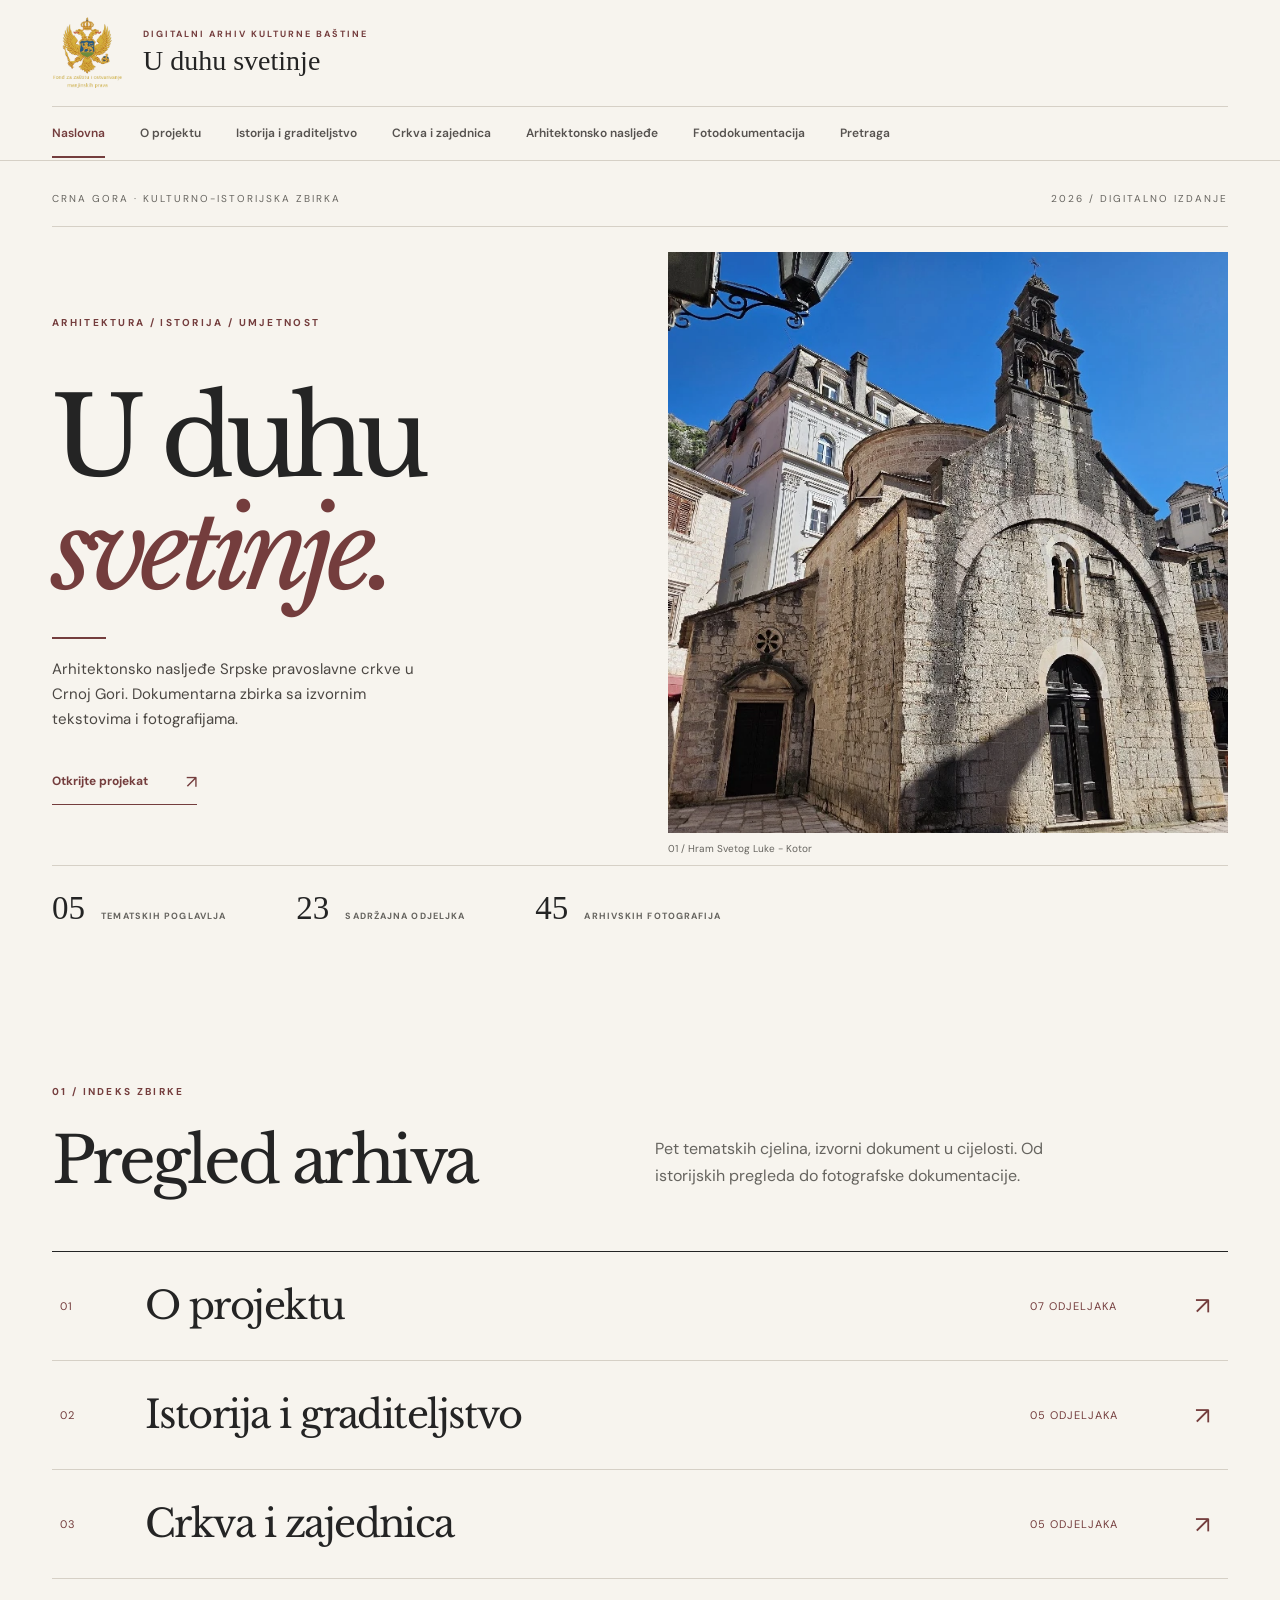
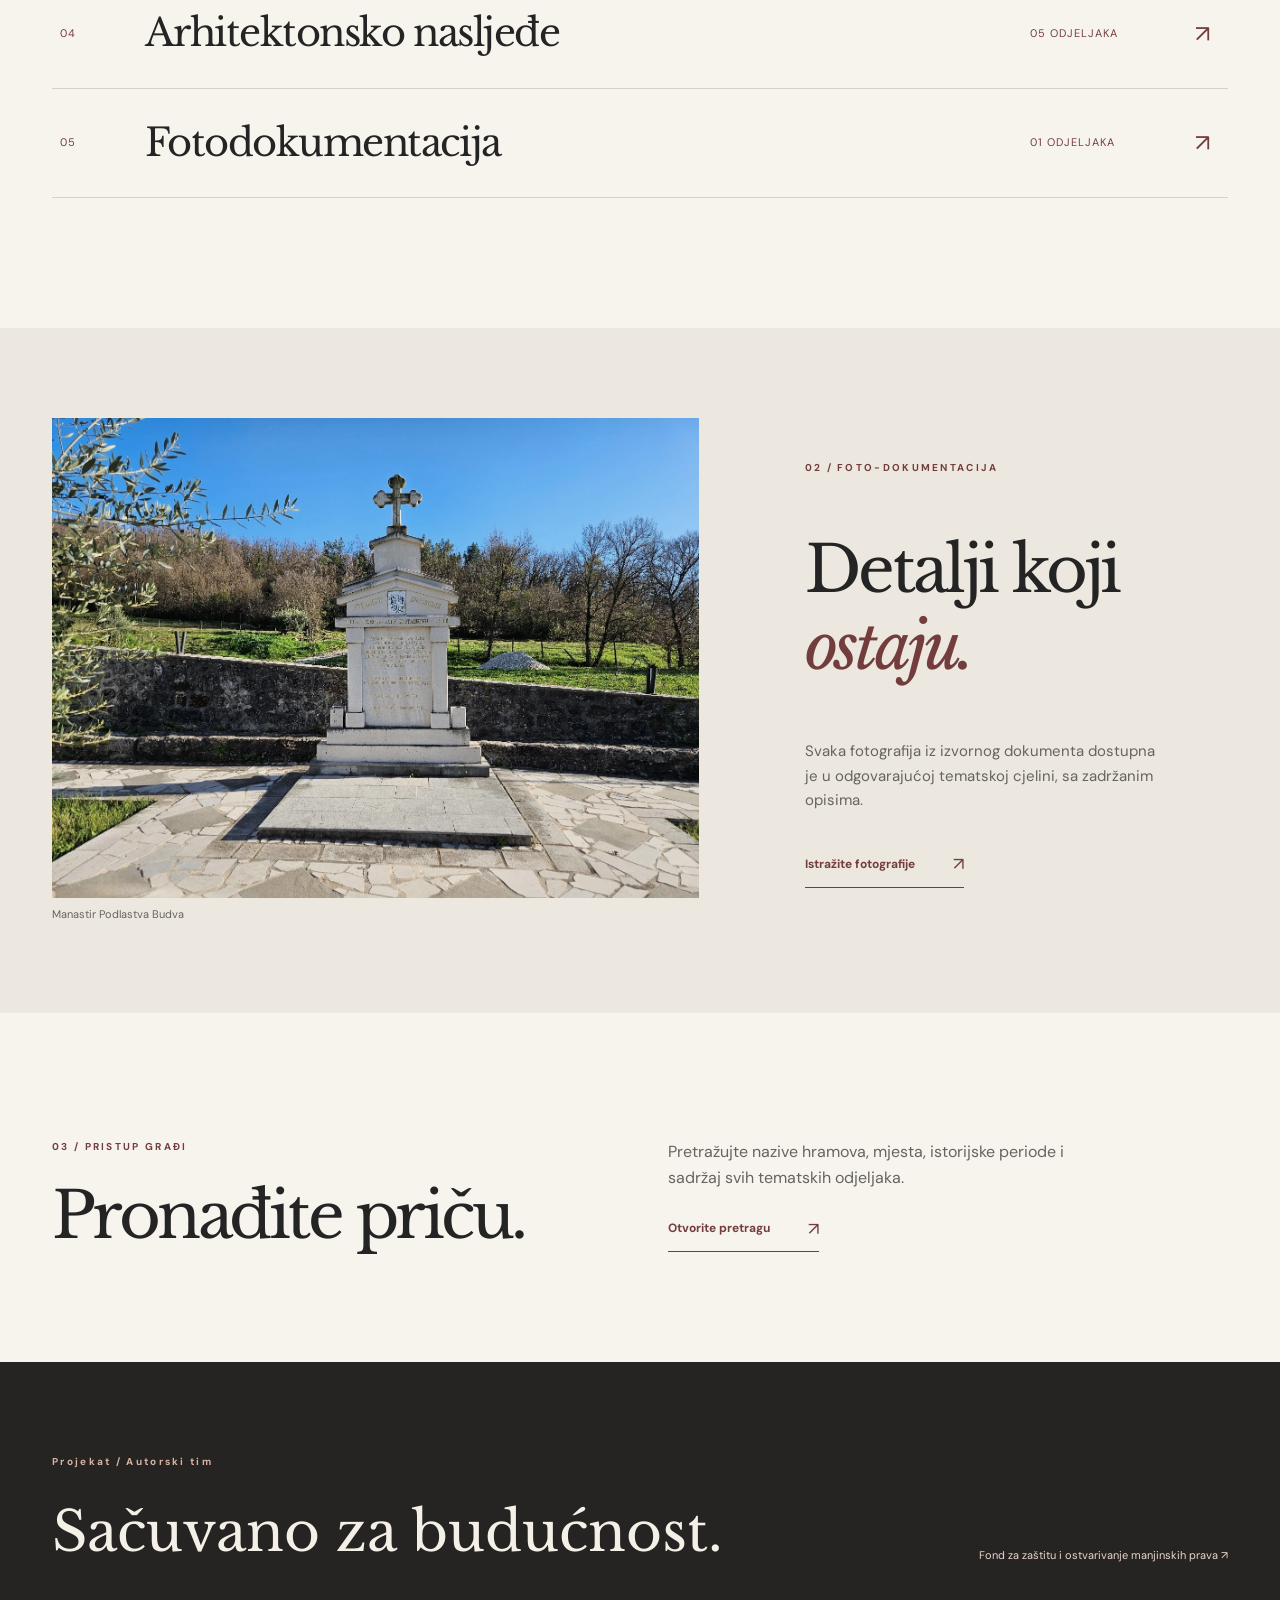
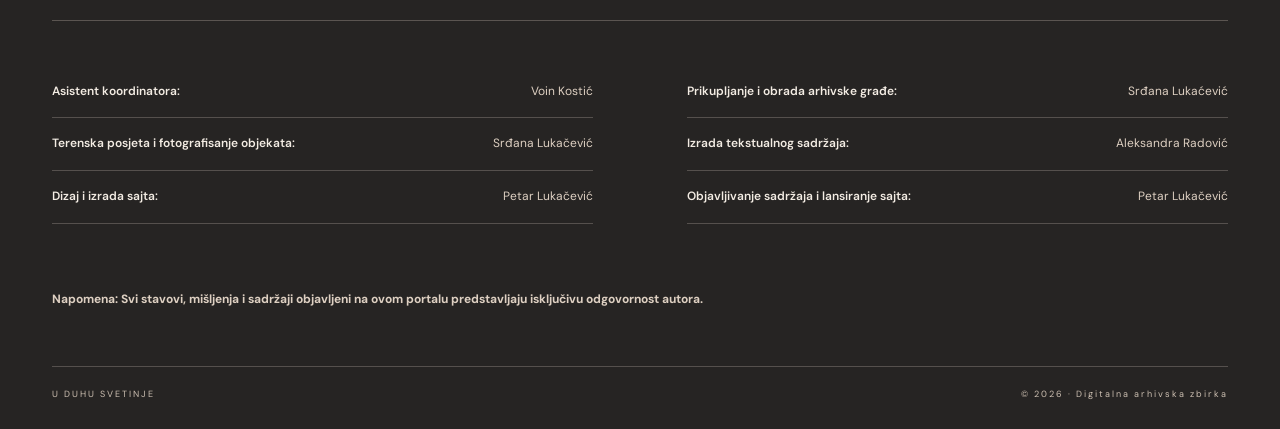
<file: index.html>
<!doctype html><html lang="sr-Latn-ME"><head><meta charset="utf-8"><meta name="viewport" content="width=device-width, initial-scale=1"><meta name="theme-color" content="#f7f4ee"><meta name="description" content="U duhu svetinje – arhitektonsko nasljeđe SPC u Crnoj Gori, potpuna arhivska zbirka."><title>Naslovna | U duhu svetinje</title><link rel="icon" href="assets/logo.png"><link rel="stylesheet" href="assets/site.css"><script defer src="assets/site.js"></script></head><body><a class="skip" href="#main">Preskoči na sadržaj</a><header class="header"><div class="wrap header-top"><a href="https://www.fzm.me/" target="_blank" rel="noopener noreferrer" class="foundation" aria-label="Fond za zaštitu i ostvarivanje manjinskih prava"><img src="assets/logo.png" width="64" height="66" alt="Logotip Fonda za zaštitu i ostvarivanje manjinskih prava"></a><a class="site-title" href="index.html"><small>DIGITALNI ARHIV KULTURNE BAŠTINE</small><strong>U duhu svetinje</strong></a><button class="nav-toggle" type="button" aria-expanded="false" aria-controls="primary-nav">Meni <span aria-hidden="true">☰</span></button></div><nav id="primary-nav" class="nav wrap" aria-label="Glavna navigacija"><a href="index.html" class="current" aria-current="page">Naslovna</a><a href="projekat.html" class="" >O projektu</a><a href="istorija.html" class="" >Istorija i graditeljstvo</a><a href="drustvo.html" class="" >Crkva i zajednica</a><a href="nasljedje.html" class="" >Arhitektonsko nasljeđe</a><a href="galerija.html" class="" >Fotodokumentacija</a><a href="pretraga.html" class="" >Pretraga</a></nav></header><main id="main"><section class="home-opener wrap"><div class="intro-overline"><span>CRNA GORA · KULTURNO-ISTORIJSKA ZBIRKA</span><span>2026 / DIGITALNO IZDANJE</span></div><div class="opener-grid"><div class="opener-copy"><span class="accent-label">ARHITEKTURA / ISTORIJA / UMJETNOST</span><h1>U duhu<br><em>svetinje.</em></h1><div class="opener-summary"><div class="fine-line"></div><p>Arhitektonsko nasljeđe Srpske pravoslavne crkve u Crnoj Gori. Dokumentarna zbirka sa izvornim tekstovima i fotografijama.</p><a href="projekat.html" class="inline-button">Otkrijte projekat <span>↗</span></a></div></div><div class="opener-image"><img src="assets/photos/foto-001.webp" width="962" height="721" alt="Hram Svetog Luke - Kotor" fetchpriority="high"><div class="image-credit">01 / Hram Svetog Luke - Kotor</div></div></div><div class="home-metrics"><span>05 <small>TEMATSKIH POGLAVLJA</small></span><span>23 <small>SADRŽAJNA ODJELJKA</small></span><span>45 <small>ARHIVSKIH FOTOGRAFIJA</small></span></div></section><section class="directory wrap"><div class="directory-head"><div><span class="kicker">01 / INDEKS ZBIRKE</span><h2>Pregled arhiva</h2></div><p>Pet tematskih cjelina, izvorni dokument u cijelosti. Od istorijskih pregleda do fotografske dokumentacije.</p></div><div class="chapters"><a href="projekat.html" class="chapter-item"><span class="item-num">01</span><span class="item-title">O projektu</span><span class="item-info">07 ODJELJAKA</span><span class="item-arrow">↗</span></a><a href="istorija.html" class="chapter-item"><span class="item-num">02</span><span class="item-title">Istorija i graditeljstvo</span><span class="item-info">05 ODJELJAKA</span><span class="item-arrow">↗</span></a><a href="drustvo.html" class="chapter-item"><span class="item-num">03</span><span class="item-title">Crkva i zajednica</span><span class="item-info">05 ODJELJAKA</span><span class="item-arrow">↗</span></a><a href="nasljedje.html" class="chapter-item"><span class="item-num">04</span><span class="item-title">Arhitektonsko nasljeđe</span><span class="item-info">05 ODJELJAKA</span><span class="item-arrow">↗</span></a><a href="galerija.html" class="chapter-item"><span class="item-num">05</span><span class="item-title">Fotodokumentacija</span><span class="item-info">01 ODJELJAKA</span><span class="item-arrow">↗</span></a></div></section><section class="editorial-band"><div class="wrap editorial-grid"><figure><img src="assets/photos/foto-013.webp" loading="lazy" alt="Manastir Podlastva Budva"><figcaption>Manastir Podlastva Budva</figcaption></figure><div><span class="kicker">02 / FOTO-DOKUMENTACIJA</span><h2>Detalji koji<br><em>ostaju.</em></h2><p>Svaka fotografija iz izvornog dokumenta dostupna je u odgovarajućoj tematskoj cjelini, sa zadržanim opisima.</p><a href="galerija.html" class="inline-button">Istražite fotografije <span>↗</span></a></div></div></section><section class="wrap final-feature"><div><span class="kicker">03 / PRISTUP GRAĐI</span><h2>Pronađite priču.</h2></div><div><p>Pretražujte nazive hramova, mjesta, istorijske periode i sadržaj svih tematskih odjeljaka.</p><a class="inline-button" href="pretraga.html">Otvorite pretragu <span>↗</span></a></div></section></main><footer class="site-footer"><div class="wrap"><div class="footer-header"><div><span class="kicker">Projekat / Autorski tim</span><h2>Sačuvano za budućnost.</h2></div><a href="https://www.fzm.me/" target="_blank" rel="noopener noreferrer">Fond za zaštitu i ostvarivanje manjinskih prava ↗</a></div><div class="credits"><div class="credit"><strong>Asistent koordinatora:</strong><span>Voin Kostić</span></div><div class="credit"><strong>Prikupljanje i obrada arhivske građe:</strong><span>Srđana Lukaćević</span></div><div class="credit"><strong>Terenska posjeta i fotografisanje objekata:</strong><span>Srđana Lukačević</span></div><div class="credit"><strong>Izrada tekstualnog sadržaja:</strong><span>Aleksandra Radović</span></div><div class="credit"><strong>Dizaj i izrada sajta:</strong><span>Petar Lukačević</span></div><div class="credit"><strong>Objavljivanje sadržaja i lansiranje sajta:</strong><span>Petar Lukačević</span></div></div><p class="disclaimer"><strong>Napomena: Svi stavovi, mišljenja i sadržaji objavljeni na ovom portalu predstavljaju isključivu odgovornost autora.</strong></p><div class="copyright">U DUHU SVETINJE <span>© 2026 · Digitalna arhivska zbirka</span></div></div></footer><dialog id="photo-dialog" aria-label="Prikaz uvećane fotografije"><button type="button" class="modal-close" aria-label="Zatvori fotografiju">✕</button><figure><img id="dialog-image" alt=""><figcaption id="dialog-caption"></figcaption></figure></dialog></body></html>
</file>
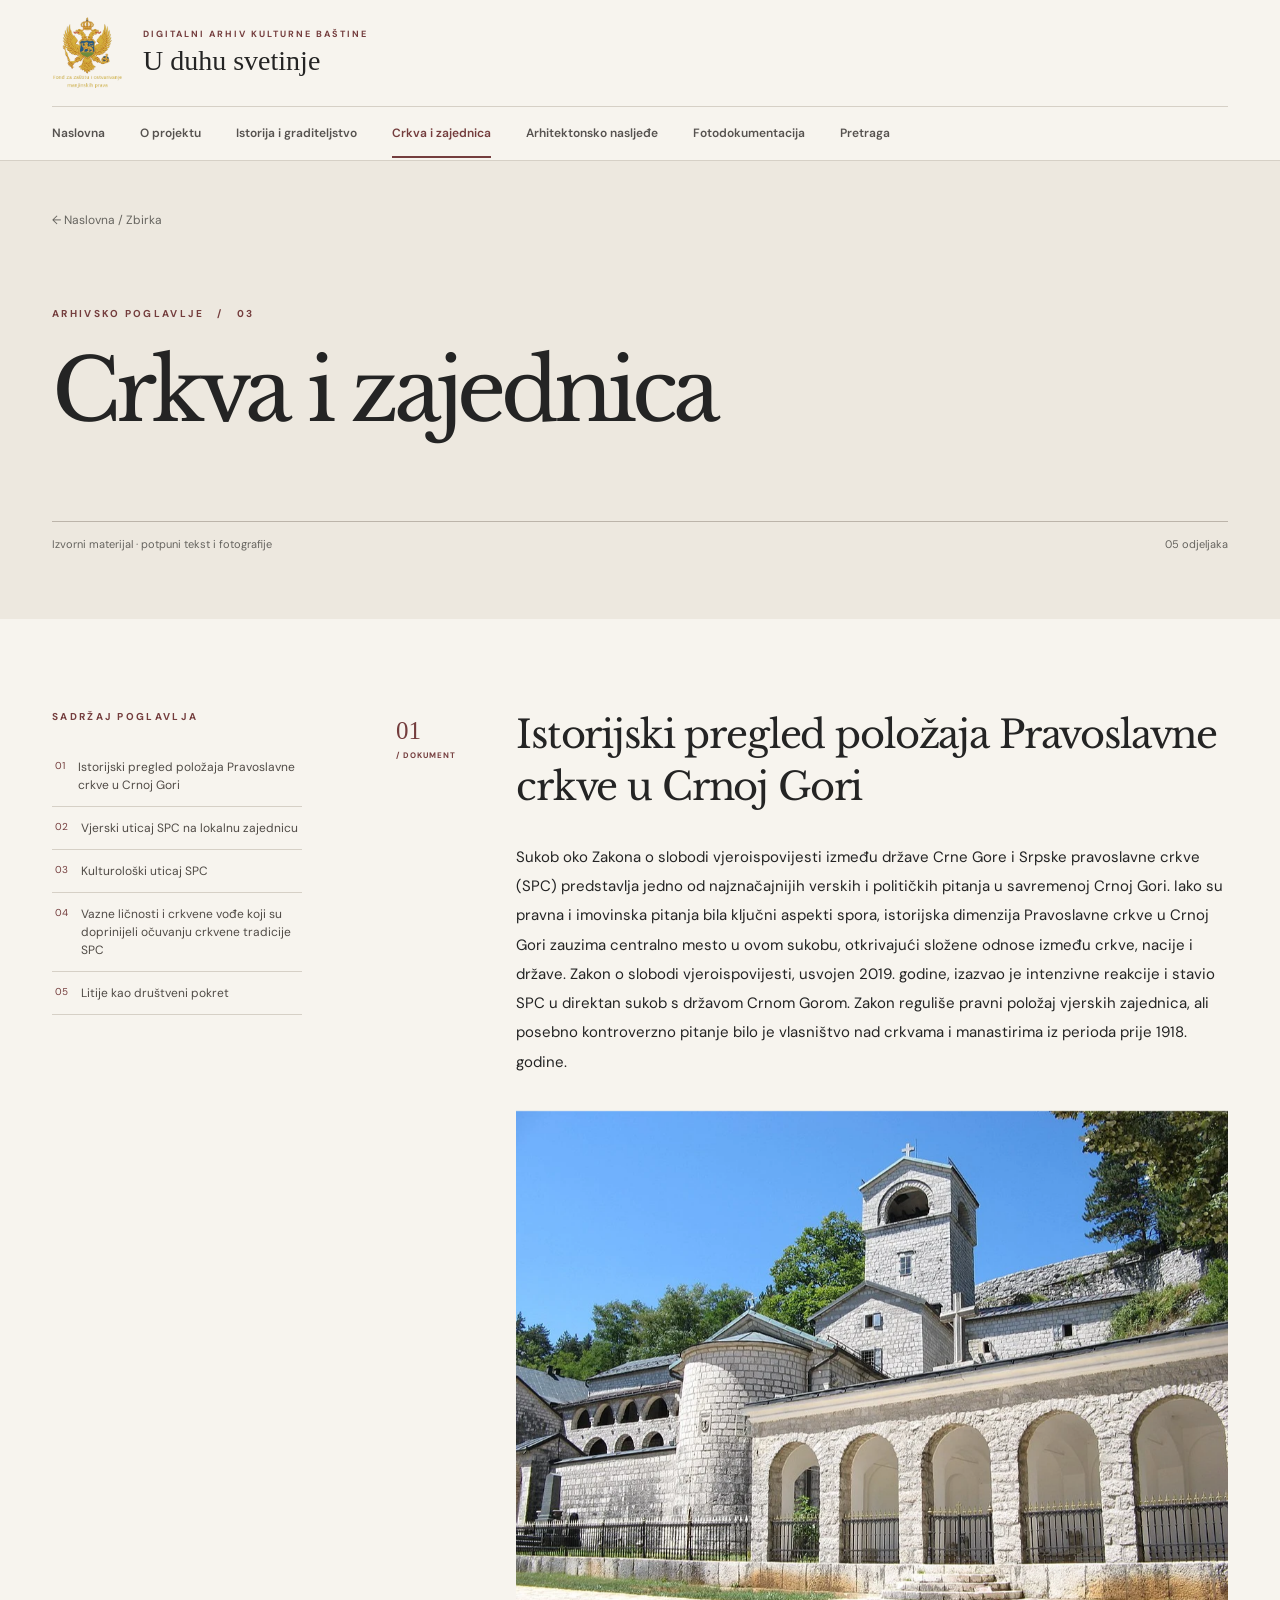
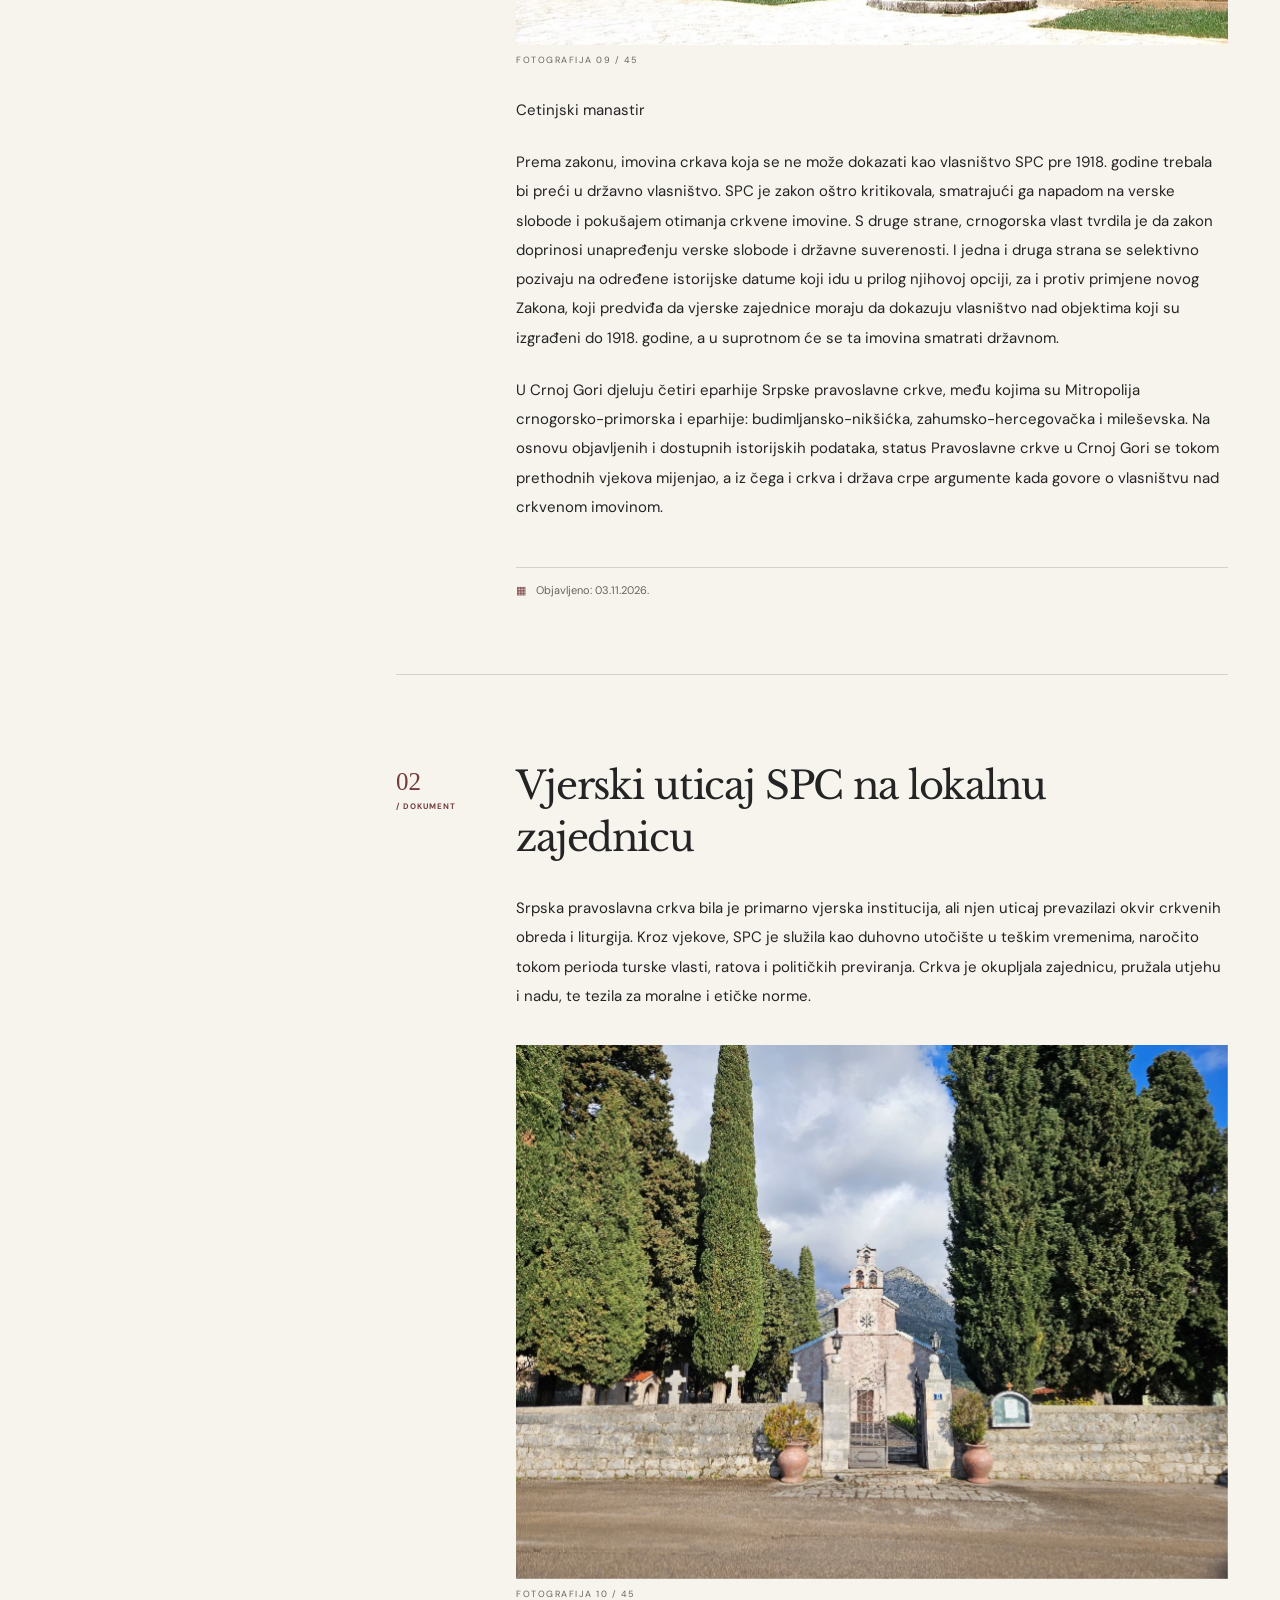
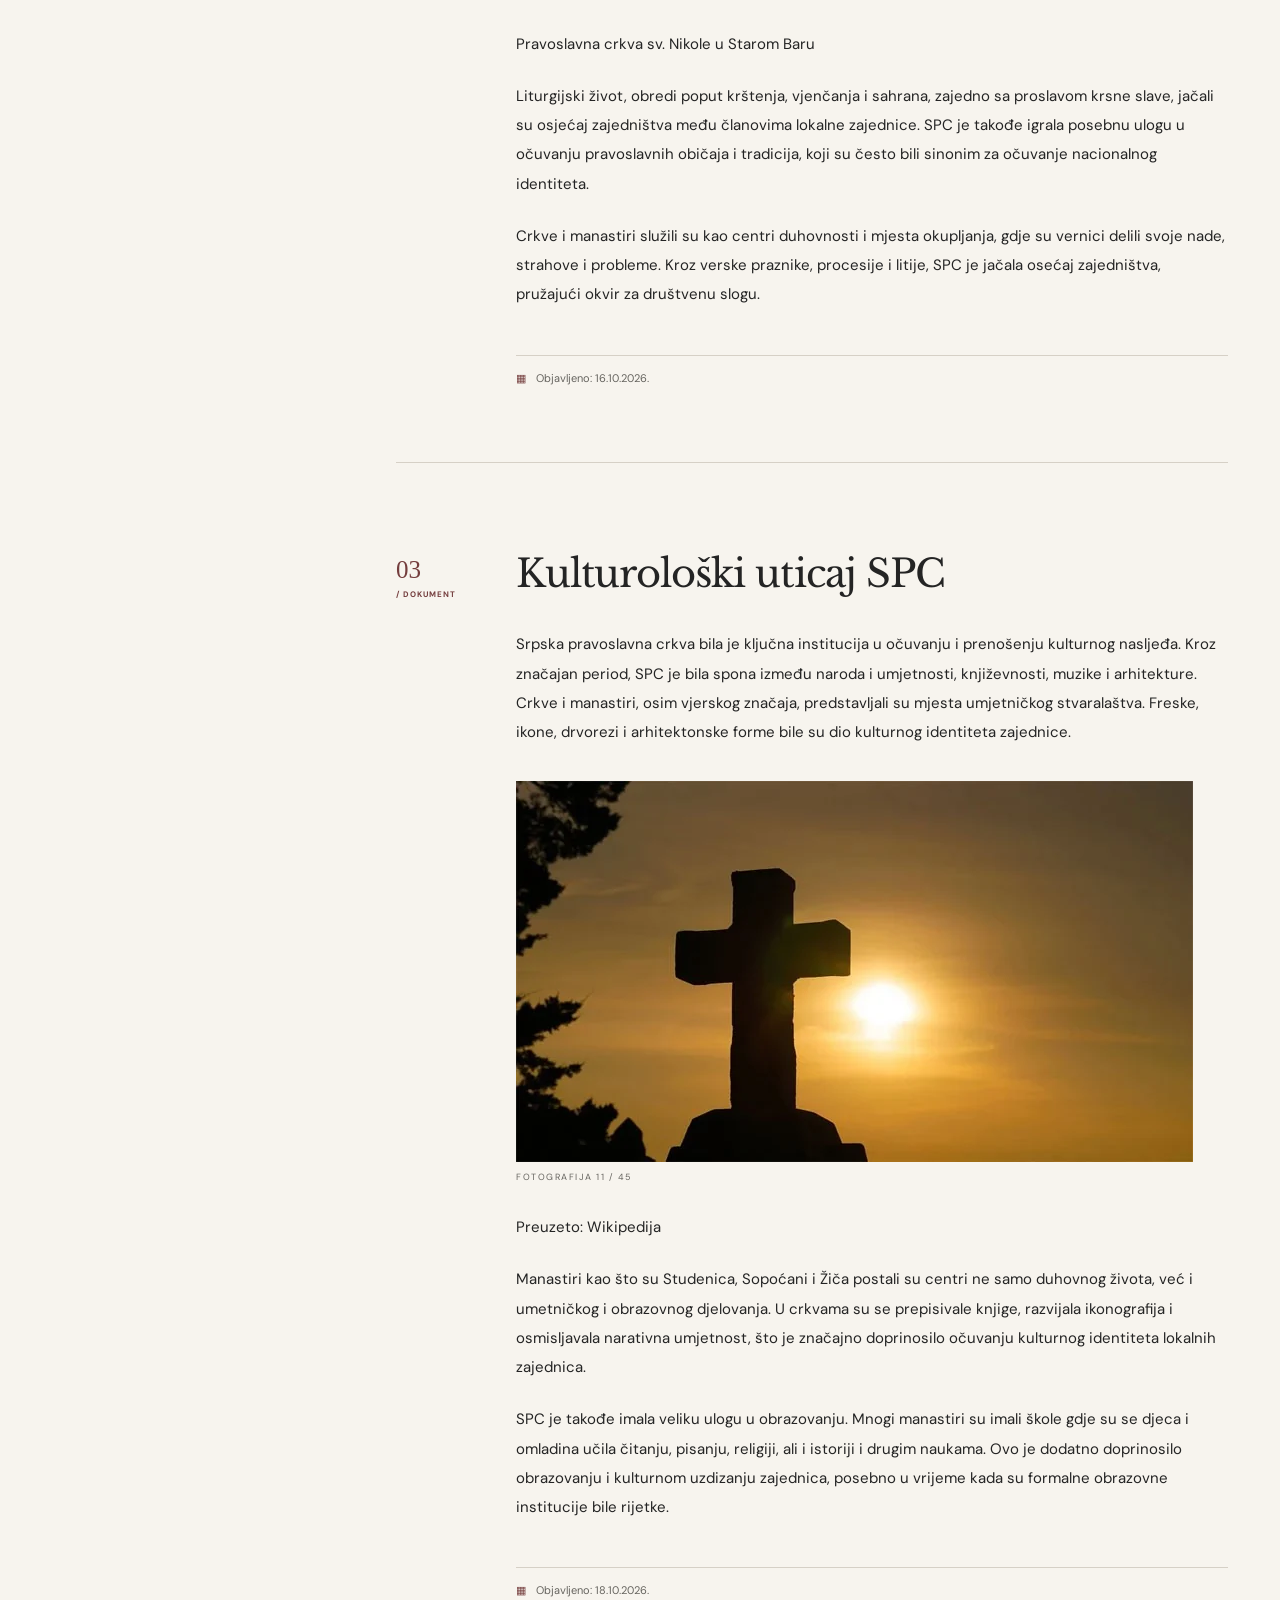
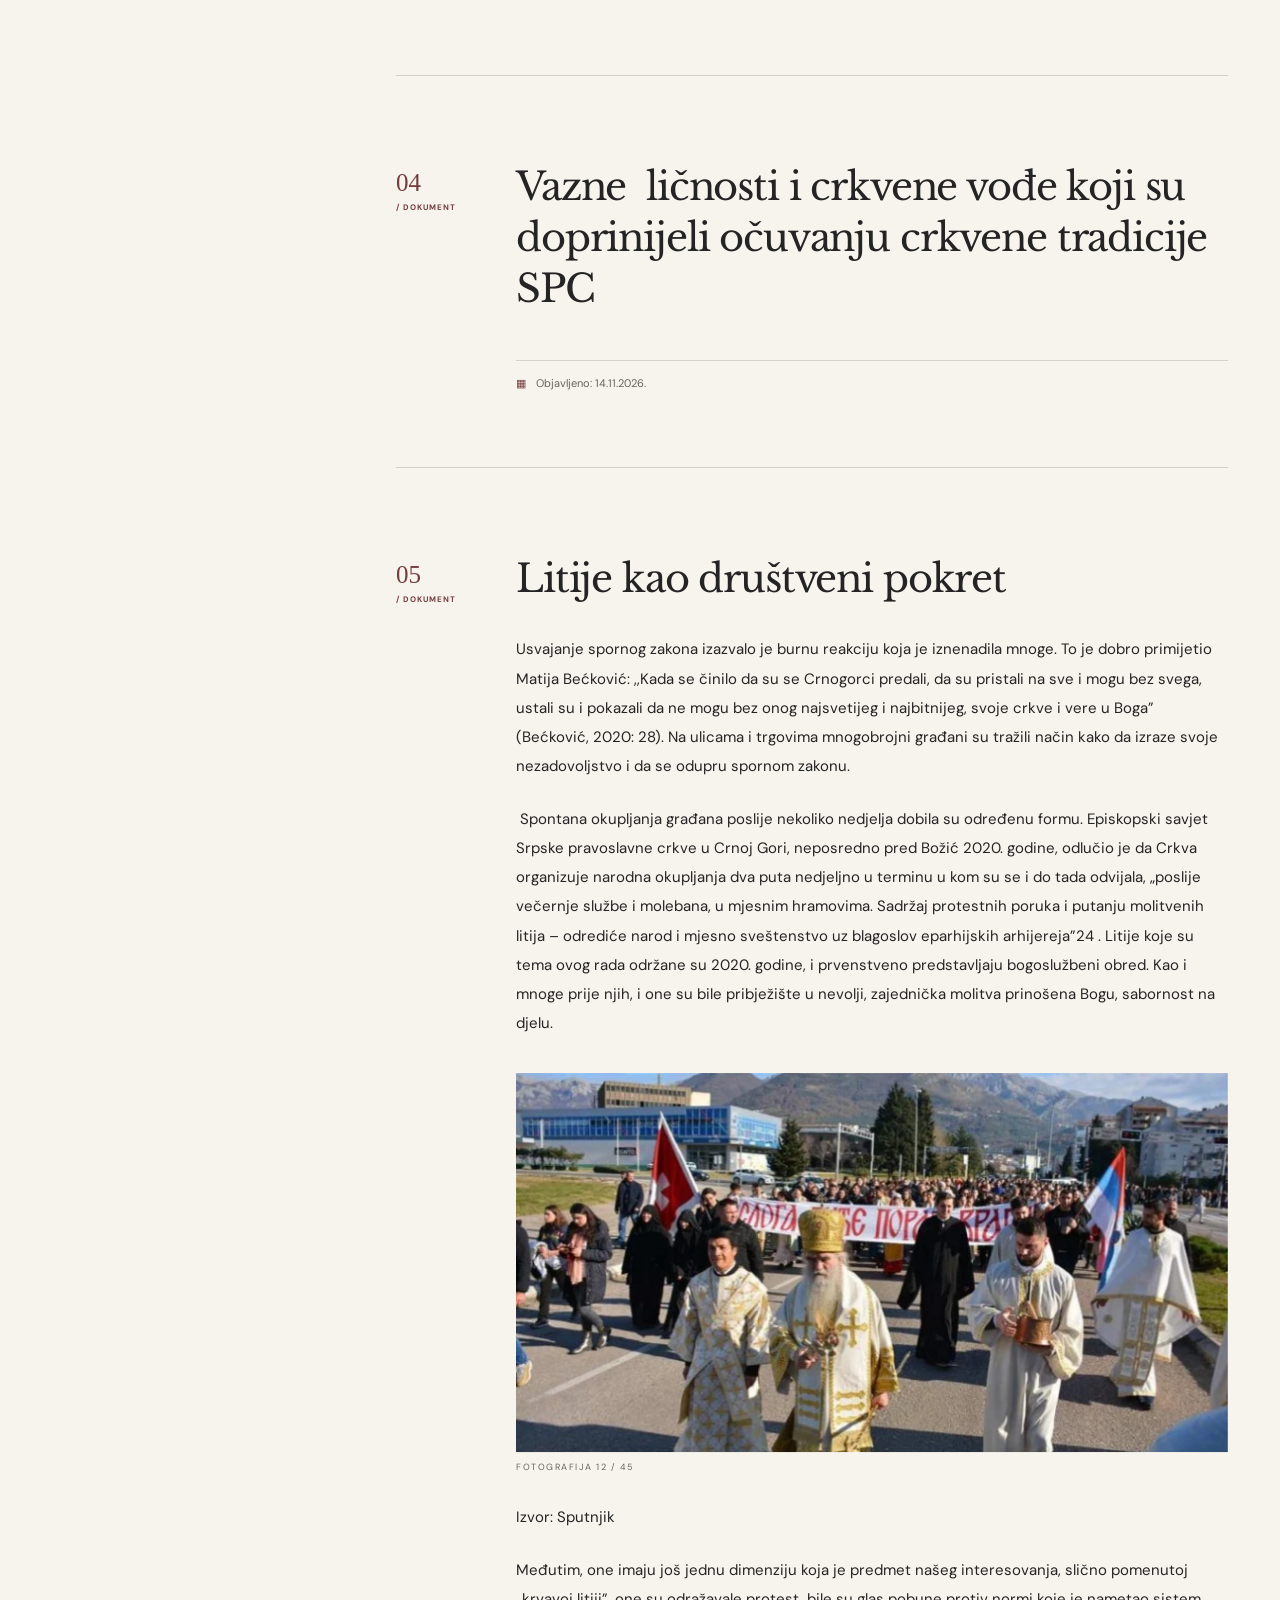
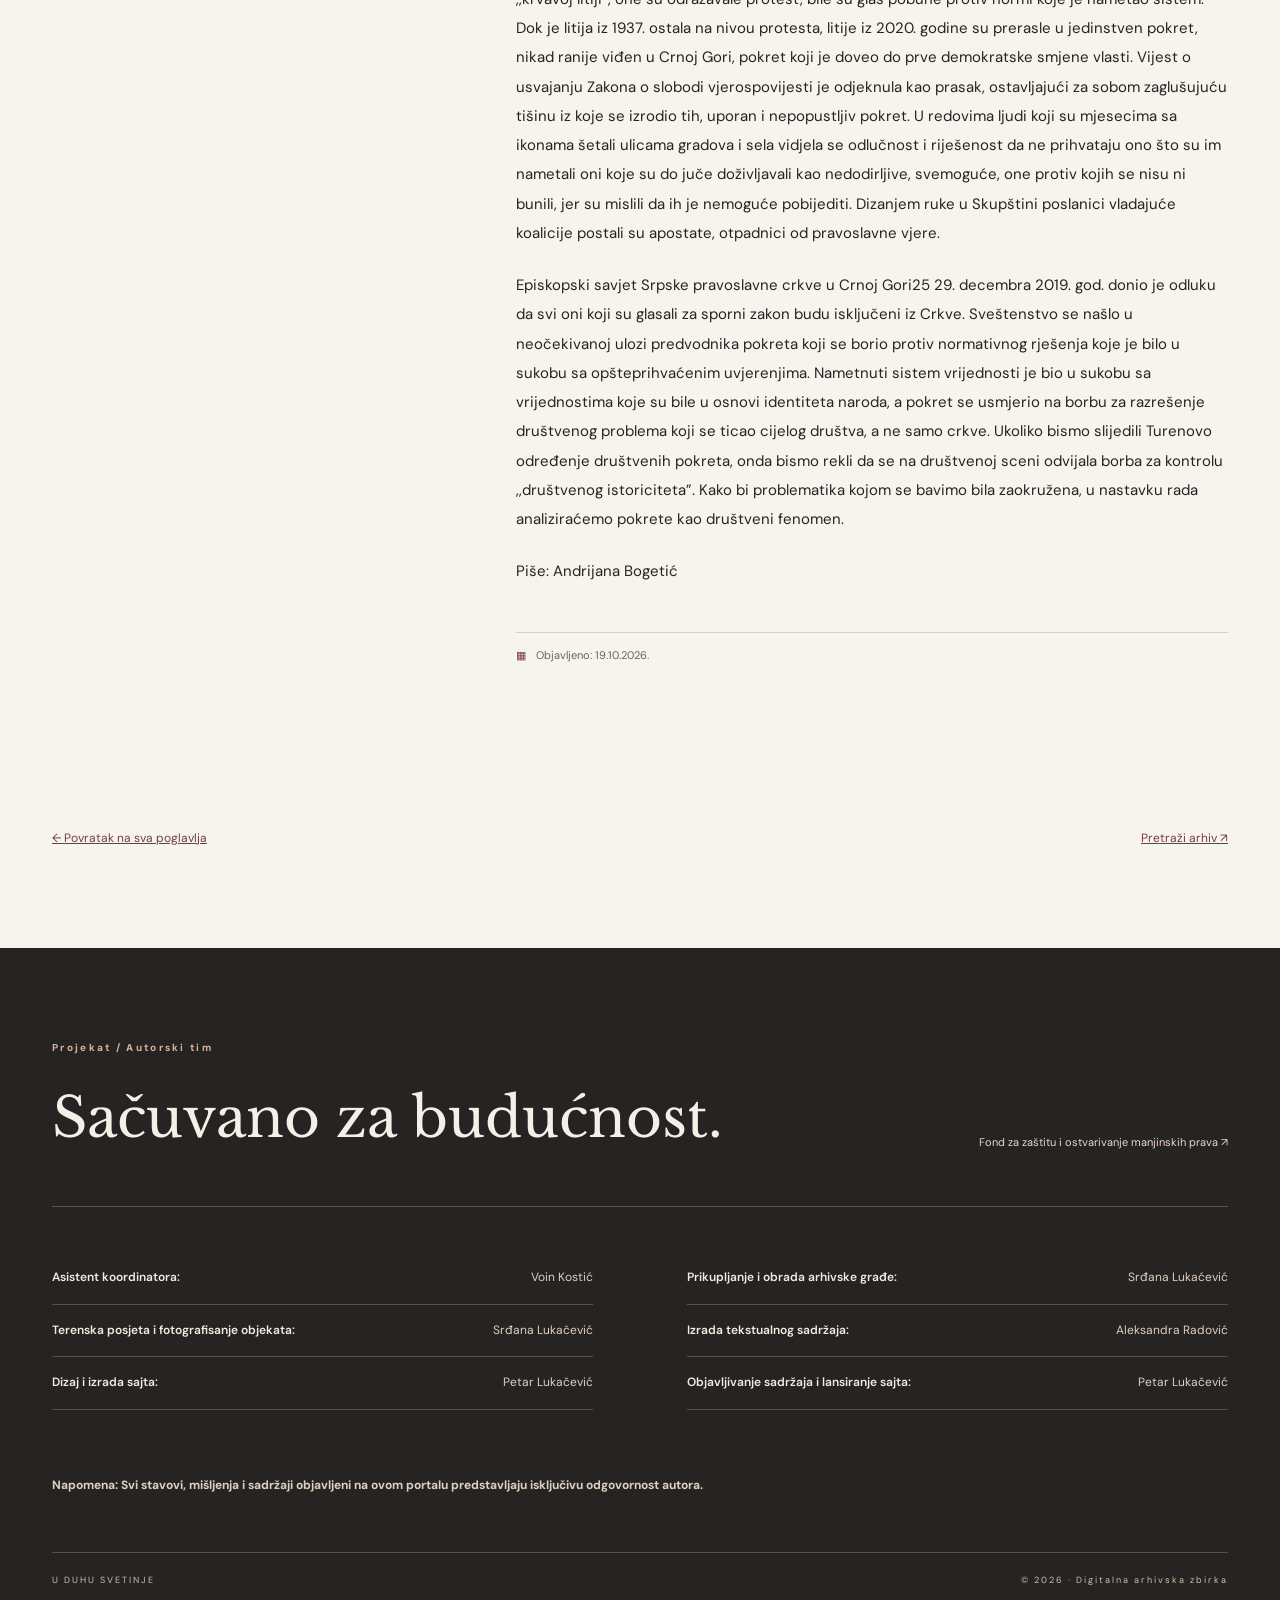
<file: drustvo.html>
<!doctype html><html lang="sr-Latn-ME"><head><meta charset="utf-8"><meta name="viewport" content="width=device-width, initial-scale=1"><meta name="theme-color" content="#f7f4ee"><meta name="description" content="Crkva i zajednica — arhivska građa, originalni tekstovi i fotografije projekta U duhu svetinje."><title>Crkva i zajednica | U duhu svetinje</title><link rel="icon" href="assets/logo.png"><link rel="stylesheet" href="assets/site.css"><script defer src="assets/site.js"></script></head><body><a class="skip" href="#main">Preskoči na sadržaj</a><header class="header"><div class="wrap header-top"><a href="https://www.fzm.me/" target="_blank" rel="noopener noreferrer" class="foundation" aria-label="Fond za zaštitu i ostvarivanje manjinskih prava"><img src="assets/logo.png" width="64" height="66" alt="Logotip Fonda za zaštitu i ostvarivanje manjinskih prava"></a><a class="site-title" href="index.html"><small>DIGITALNI ARHIV KULTURNE BAŠTINE</small><strong>U duhu svetinje</strong></a><button class="nav-toggle" type="button" aria-expanded="false" aria-controls="primary-nav">Meni <span aria-hidden="true">☰</span></button></div><nav id="primary-nav" class="nav wrap" aria-label="Glavna navigacija"><a href="index.html" class="" >Naslovna</a><a href="projekat.html" class="" >O projektu</a><a href="istorija.html" class="" >Istorija i graditeljstvo</a><a href="drustvo.html" class="current" aria-current="page">Crkva i zajednica</a><a href="nasljedje.html" class="" >Arhitektonsko nasljeđe</a><a href="galerija.html" class="" >Fotodokumentacija</a><a href="pretraga.html" class="" >Pretraga</a></nav></header><main id="main"><div class="chapter-head"><div class="wrap"><a class="backlink" href="index.html">← Naslovna / Zbirka</a><div class="chapter-label">ARHIVSKO POGLAVLJE &nbsp; / &nbsp; 03</div><h1>Crkva i zajednica</h1><div class="chapter-rule"><span>Izvorni materijal · potpuni tekst i fotografije</span><span>05 odjeljaka</span></div></div></div><div class="wrap reading-layout"><aside class="contents"><div class="contents-sticky"><div class="kicker">SADRŽAJ POGLAVLJA</div><a href="#odjeljak-106"><span>01</span>Istorijski pregled položaja Pravoslavne crkve u Crnoj Gori</a><a href="#odjeljak-113"><span>02</span>Vjerski uticaj SPC na lokalnu zajednicu</a><a href="#odjeljak-120"><span>03</span>Kulturološki uticaj SPC</a><a href="#odjeljak-134"><span>04</span>Vazne  ličnosti i crkvene vođe koji su doprinijeli očuvanju crkvene tradicije SPC</a><a href="#odjeljak-136"><span>05</span>Litije kao društveni pokret</a></div></aside><article class="reading"><section class="document-section" id="odjeljak-106"><div class="section-number">01 <span>/ DOKUMENT</span></div><div class="section-reading"><h2 class="source-heading" data-source="106">Istorijski pregled položaja Pravoslavne crkve u Crnoj Gori</h2>
<p class="source-paragraph" data-source="107">Sukob oko Zakona o slobodi vjeroispovijesti između države Crne Gore i Srpske pravoslavne crkve (SPC) predstavlja jedno od najznačajnijih verskih i političkih pitanja u savremenoj Crnoj Gori. Iako su pravna i imovinska pitanja bila ključni aspekti spora, istorijska dimenzija Pravoslavne crkve u Crnoj Gori zauzima centralno mesto u ovom sukobu, otkrivajući složene odnose između crkve, nacije i države. Zakon o slobodi vjeroispovijesti, usvojen 2019. godine, izazvao je intenzivne reakcije i stavio SPC u direktan sukob s državom Crnom Gorom. Zakon reguliše pravni položaj vjerskih zajednica, ali posebno kontroverzno pitanje bilo je vlasništvo nad crkvama i manastirima iz perioda prije 1918. godine.</p>
<figure class="document-photo"><button type="button" class="view-photo" aria-label="Uvećaj fotografiju: Cetinjski manastir" data-src="assets/photos/foto-009.webp" data-caption="Cetinjski manastir"><img src="assets/photos/foto-009.webp" width="1024" height="768" alt="Cetinjski manastir" loading="lazy" decoding="async"><span class="zoom-hint" aria-hidden="true">UVEĆAJ +</span></button><figcaption><span>FOTOGRAFIJA 09 / 45</span></figcaption></figure>
<p class="source-paragraph" data-source="109">Cetinjski manastir</p>
<p class="source-paragraph" data-source="110">Prema zakonu, imovina crkava koja se ne može dokazati kao vlasništvo SPC pre 1918. godine trebala bi preći u državno vlasništvo. SPC je zakon oštro kritikovala, smatrajući ga napadom na verske slobode i pokušajem otimanja crkvene imovine. S druge strane, crnogorska vlast tvrdila je da zakon doprinosi unapređenju verske slobode i državne suverenosti. I jedna i druga strana se selektivno pozivaju na određene istorijske datume koji idu u prilog njihovoj opciji, za i protiv primjene novog Zakona, koji predviđa da vjerske zajednice moraju da dokazuju vlasništvo nad objektima koji su izgrađeni do 1918. godine, a u suprotnom će se ta imovina smatrati državnom.</p>
<p class="source-paragraph" data-source="111">U Crnoj Gori djeluju četiri eparhije Srpske pravoslavne crkve, među kojima su Mitropolija crnogorsko-primorska i eparhije: budimljansko-nikšićka, zahumsko-hercegovačka i mileševska. Na osnovu objavljenih i dostupnih istorijskih podataka, status Pravoslavne crkve u Crnoj Gori se tokom prethodnih vjekova mijenjao, a iz čega i crkva i država crpe argumente kada govore o vlasništvu nad crkvenom imovinom.</p>
<div class="published"><span aria-hidden="true">▦</span> Objavljeno: 03.11.2026.</div></div></section><section class="document-section" id="odjeljak-113"><div class="section-number">02 <span>/ DOKUMENT</span></div><div class="section-reading"><h2 class="source-heading" data-source="113">Vjerski uticaj SPC na lokalnu zajednicu</h2>
<p class="source-paragraph" data-source="114">Srpska pravoslavna crkva bila je primarno vjerska institucija, ali njen uticaj prevazilazi okvir crkvenih obreda i liturgija. Kroz vjekove, SPC je služila kao duhovno utočište u teškim vremenima, naročito tokom perioda turske vlasti, ratova i političkih previranja. Crkva je okupljala zajednicu, pružala utjehu i nadu, te tezila za moralne i etičke norme.</p>
<figure class="document-photo"><button type="button" class="view-photo" aria-label="Uvećaj fotografiju: Pravoslavna crkva sv. Nikole u Starom Baru" data-src="assets/photos/foto-010.webp" data-caption="Pravoslavna crkva sv. Nikole u Starom Baru"><img src="assets/photos/foto-010.webp" width="1431" height="1073" alt="Pravoslavna crkva sv. Nikole u Starom Baru" loading="lazy" decoding="async"><span class="zoom-hint" aria-hidden="true">UVEĆAJ +</span></button><figcaption><span>FOTOGRAFIJA 10 / 45</span></figcaption></figure>
<p class="source-paragraph" data-source="116">Pravoslavna crkva sv. Nikole u Starom Baru</p>

<p class="source-paragraph" data-source="118">Liturgijski život, obredi poput krštenja, vjenčanja i sahrana, zajedno sa proslavom krsne slave, jačali su osjećaj zajedništva među članovima lokalne zajednice. SPC je takođe igrala posebnu ulogu u očuvanju pravoslavnih običaja i tradicija, koji su često bili sinonim za očuvanje nacionalnog identiteta.</p>
<p class="source-paragraph" data-source="119">Crkve i manastiri služili su kao centri duhovnosti i mjesta okupljanja, gdje su vernici delili svoje nade, strahove i probleme. Kroz verske praznike, procesije i litije, SPC je jačala osećaj zajedništva, pružajući okvir za društvenu slogu.</p><div class="published"><span aria-hidden="true">▦</span> Objavljeno: 16.10.2026.</div></div></section><section class="document-section" id="odjeljak-120"><div class="section-number">03 <span>/ DOKUMENT</span></div><div class="section-reading"><h2 class="source-heading" data-source="120">Kulturološki uticaj SPC</h2>
<p class="source-paragraph" data-source="121">Srpska pravoslavna crkva bila je ključna institucija u očuvanju i prenošenju kulturnog nasljeđa. Kroz značajan period, SPC je bila spona između naroda i umjetnosti, književnosti, muzike i arhitekture. Crkve i manastiri, osim vjerskog značaja, predstavljali su mjesta umjetničkog stvaralaštva. Freske, ikone, drvorezi i arhitektonske forme bile su dio kulturnog identiteta zajednice.</p>
<figure class="document-photo"><button type="button" class="view-photo" aria-label="Uvećaj fotografiju: Preuzeto: Wikipedija" data-src="assets/photos/foto-011.webp" data-caption="Preuzeto: Wikipedija"><img src="assets/photos/foto-011.webp" width="677" height="381" alt="Preuzeto: Wikipedija" loading="lazy" decoding="async"><span class="zoom-hint" aria-hidden="true">UVEĆAJ +</span></button><figcaption><span>FOTOGRAFIJA 11 / 45</span></figcaption></figure>
<p class="source-paragraph" data-source="123">Preuzeto: Wikipedija</p>
<p class="source-paragraph" data-source="124">Manastiri kao što su Studenica, Sopoćani i Žiča postali su centri ne samo duhovnog života, već i umetničkog i obrazovnog djelovanja. U crkvama su se prepisivale knjige, razvijala ikonografija i osmisljavala narativna umjetnost, što je značajno doprinosilo očuvanju kulturnog identiteta lokalnih zajednica.</p>
<p class="source-paragraph" data-source="125">SPC je takođe imala veliku ulogu u obrazovanju. Mnogi manastiri su imali škole gdje su se djeca i omladina učila čitanju, pisanju, religiji, ali i istoriji i drugim naukama. Ovo je dodatno doprinosilo obrazovanju i kulturnom uzdizanju zajednica, posebno u vrijeme kada su formalne obrazovne institucije bile rijetke.</p>







<div class="published"><span aria-hidden="true">▦</span> Objavljeno: 18.10.2026.</div></div></section><section class="document-section" id="odjeljak-134"><div class="section-number">04 <span>/ DOKUMENT</span></div><div class="section-reading"><h2 class="source-heading" data-source="134">Vazne  ličnosti i crkvene vođe koji su doprinijeli očuvanju crkvene tradicije SPC</h2>
<div class="published"><span aria-hidden="true">▦</span> Objavljeno: 14.11.2026.</div></div></section><section class="document-section" id="odjeljak-136"><div class="section-number">05 <span>/ DOKUMENT</span></div><div class="section-reading"><h2 class="source-heading" data-source="136">Litije kao društveni pokret </h2>
<p class="source-paragraph" data-source="137">Usvajanje spornog zakona izazvalo je burnu reakciju koja je iznenadila mnoge. To je dobro primijetio Matija Bećković: ,,Kada se činilo da su se Crnogorci predali, da su pristali na sve i mogu bez svega, ustali su i pokazali da ne mogu bez onog najsvetijeg i najbitnijeg, svoje crkve i vere u Boga” (Bećković, 2020: 28). Na ulicama i trgovima mnogobrojni građani su tražili način kako da izraze svoje nezadovoljstvo i da se odupru spornom zakonu.</p>
<p class="source-paragraph" data-source="138"> Spontana okupljanja građana poslije nekoliko nedjelja dobila su određenu formu. Episkopski savjet Srpske pravoslavne crkve u Crnoj Gori, neposredno pred Božić 2020. godine, odlučio je da Crkva organizuje narodna okupljanja dva puta nedjeljno u terminu u kom su se i do tada odvijala, „poslije večernje službe i molebana, u mjesnim hramovima. Sadržaj protestnih poruka i putanju molitvenih litija – odrediće narod i mjesno sveštenstvo uz blagoslov eparhijskih arhijereja”24 . Litije koje su tema ovog rada održane su 2020. godine, i prvenstveno predstavljaju bogoslužbeni obred. Kao i mnoge prije njih, i one su bile pribježište u nevolji, zajednička molitva prinošena Bogu, sabornost na djelu. </p>
<figure class="document-photo"><button type="button" class="view-photo" aria-label="Uvećaj fotografiju: Izvor: Sputnjik" data-src="assets/photos/foto-012.webp" data-caption="Izvor: Sputnjik"><img src="assets/photos/foto-012.webp" width="750" height="400" alt="Izvor: Sputnjik" loading="lazy" decoding="async"><span class="zoom-hint" aria-hidden="true">UVEĆAJ +</span></button><figcaption><span>FOTOGRAFIJA 12 / 45</span></figcaption></figure>
<p class="source-paragraph" data-source="140">Izvor: Sputnjik</p>

<p class="source-paragraph" data-source="142">Međutim, one imaju još jednu dimenziju koja je predmet našeg interesovanja, slično pomenutoj ,,krvavoj litiji”, one su odražavale protest, bile su glas pobune protiv normi koje je nametao sistem. Dok je litija iz 1937. ostala na nivou protesta, litije iz 2020. godine su prerasle u jedinstven pokret, nikad ranije viđen u Crnoj Gori, pokret koji je doveo do prve demokratske smjene vlasti. Vijest o usvajanju Zakona o slobodi vjerospovijesti je odjeknula kao prasak, ostavljajući za sobom zaglušujuću tišinu iz koje se izrodio tih, uporan i nepopustljiv pokret. U redovima ljudi koji su mjesecima sa ikonama šetali ulicama gradova i sela vidjela se odlučnost i riješenost da ne prihvataju ono što su im nametali oni koje su do juče doživljavali kao nedodirljive, svemoguće, one protiv kojih se nisu ni bunili, jer su mislili da ih je nemoguće pobijediti. Dizanjem ruke u Skupštini poslanici vladajuće koalicije postali su apostate, otpadnici od pravoslavne vjere. </p>
<p class="source-paragraph" data-source="143">Episkopski savjet Srpske pravoslavne crkve u Crnoj Gori25 29. decembra 2019. god. donio je odluku da svi oni koji su glasali za sporni zakon budu isključeni iz Crkve. Sveštenstvo se našlo u neočekivanoj ulozi predvodnika pokreta koji se borio protiv normativnog rješenja koje je bilo u sukobu sa opšteprihvaćenim uvjerenjima. Nametnuti sistem vrijednosti je bio u sukobu sa vrijednostima koje su bile u osnovi identiteta naroda, a pokret se usmjerio na borbu za razrešenje društvenog problema koji se ticao cijelog društva, a ne samo crkve. Ukoliko bismo slijedili Turenovo određenje društvenih pokreta, onda bismo rekli da se na društvenoj sceni odvijala borba za kontrolu ,,društvenog istoriciteta”. Kako bi problematika kojom se bavimo bila zaokružena, u nastavku rada analiziraćemo pokrete kao društveni fenomen.</p>
<p class="source-paragraph" data-source="144">Piše: Andrijana Bogetić</p>









<div class="published"><span aria-hidden="true">▦</span> Objavljeno: 19.10.2026.</div></div></section></article></div><div class="wrap chapter-end"><a href="index.html">← Povratak na sva poglavlja</a><a href="pretraga.html">Pretraži arhiv ↗</a></div></main><footer class="site-footer"><div class="wrap"><div class="footer-header"><div><span class="kicker">Projekat / Autorski tim</span><h2>Sačuvano za budućnost.</h2></div><a href="https://www.fzm.me/" target="_blank" rel="noopener noreferrer">Fond za zaštitu i ostvarivanje manjinskih prava ↗</a></div><div class="credits"><div class="credit"><strong>Asistent koordinatora:</strong><span>Voin Kostić</span></div><div class="credit"><strong>Prikupljanje i obrada arhivske građe:</strong><span>Srđana Lukaćević</span></div><div class="credit"><strong>Terenska posjeta i fotografisanje objekata:</strong><span>Srđana Lukačević</span></div><div class="credit"><strong>Izrada tekstualnog sadržaja:</strong><span>Aleksandra Radović</span></div><div class="credit"><strong>Dizaj i izrada sajta:</strong><span>Petar Lukačević</span></div><div class="credit"><strong>Objavljivanje sadržaja i lansiranje sajta:</strong><span>Petar Lukačević</span></div></div><p class="disclaimer"><strong>Napomena: Svi stavovi, mišljenja i sadržaji objavljeni na ovom portalu predstavljaju isključivu odgovornost autora.</strong></p><div class="copyright">U DUHU SVETINJE <span>© 2026 · Digitalna arhivska zbirka</span></div></div></footer><dialog id="photo-dialog" aria-label="Prikaz uvećane fotografije"><button type="button" class="modal-close" aria-label="Zatvori fotografiju">✕</button><figure><img id="dialog-image" alt=""><figcaption id="dialog-caption"></figcaption></figure></dialog></body></html>
</file>
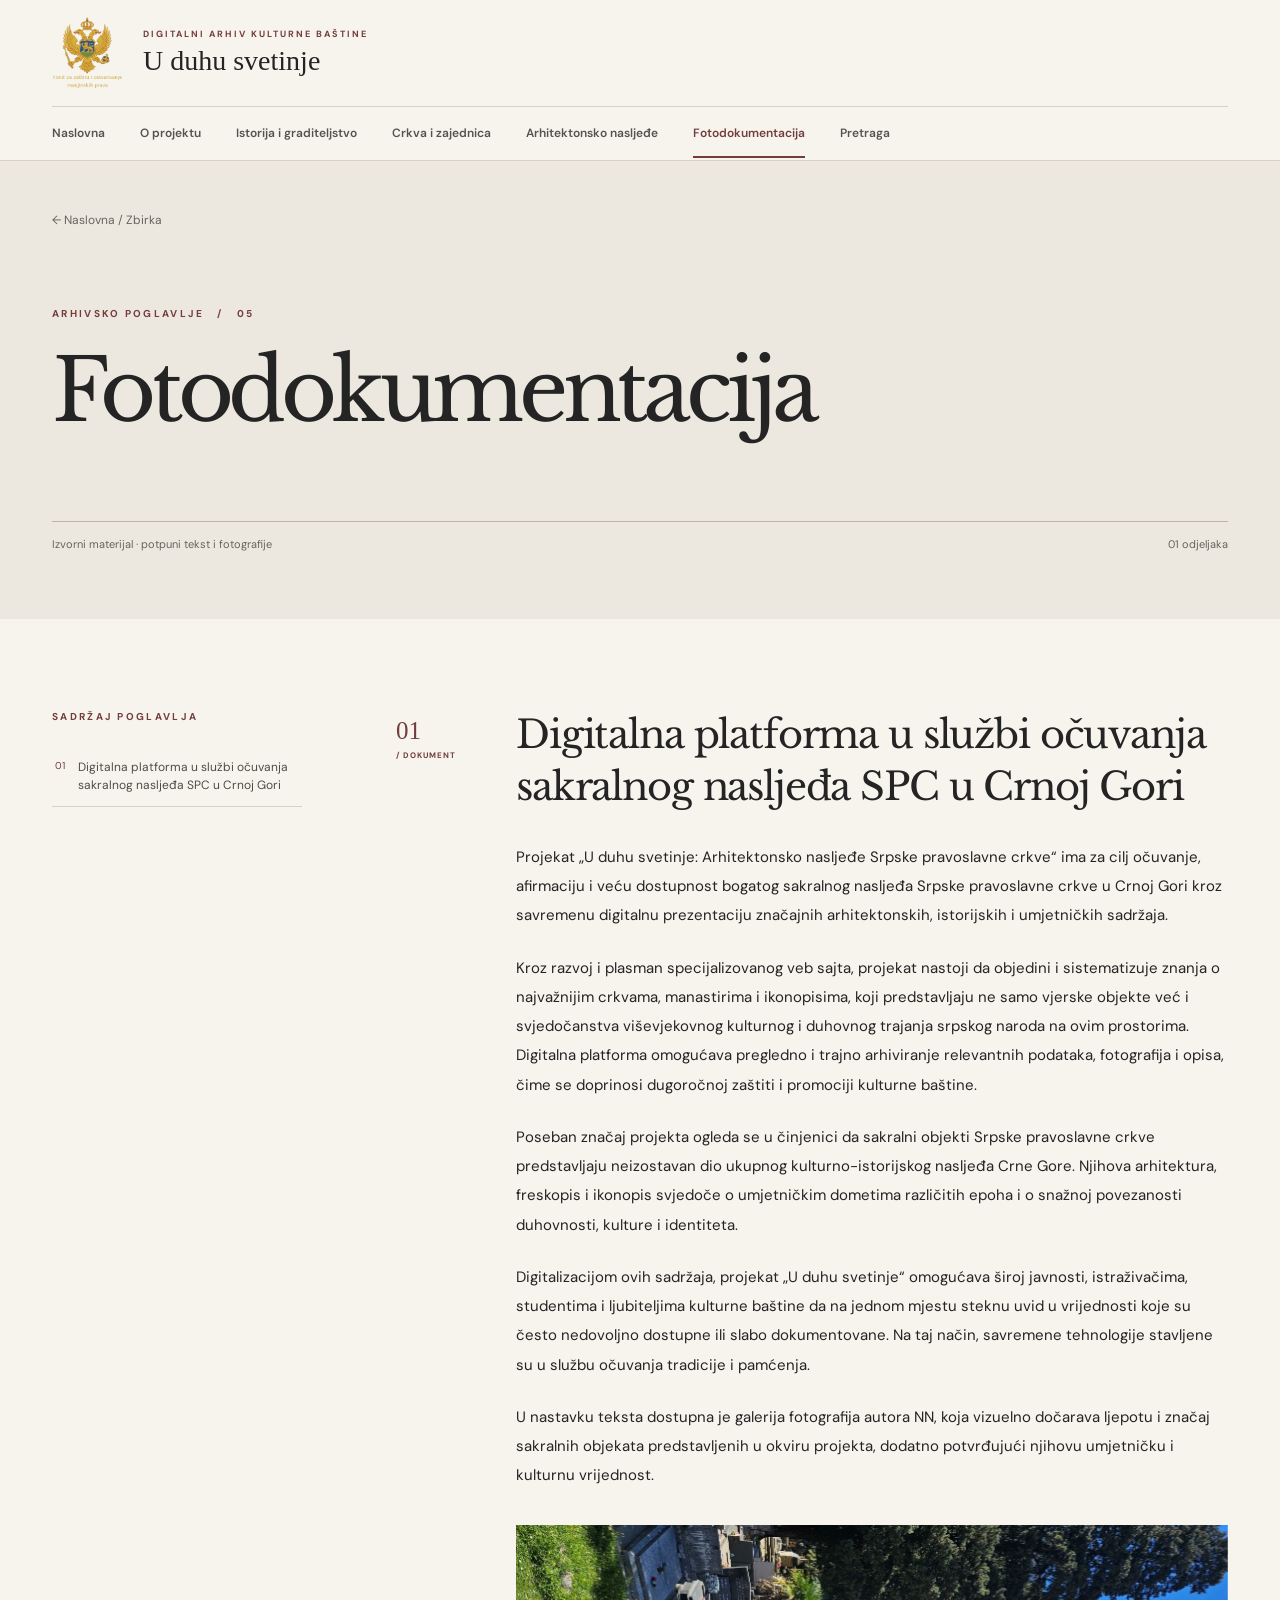
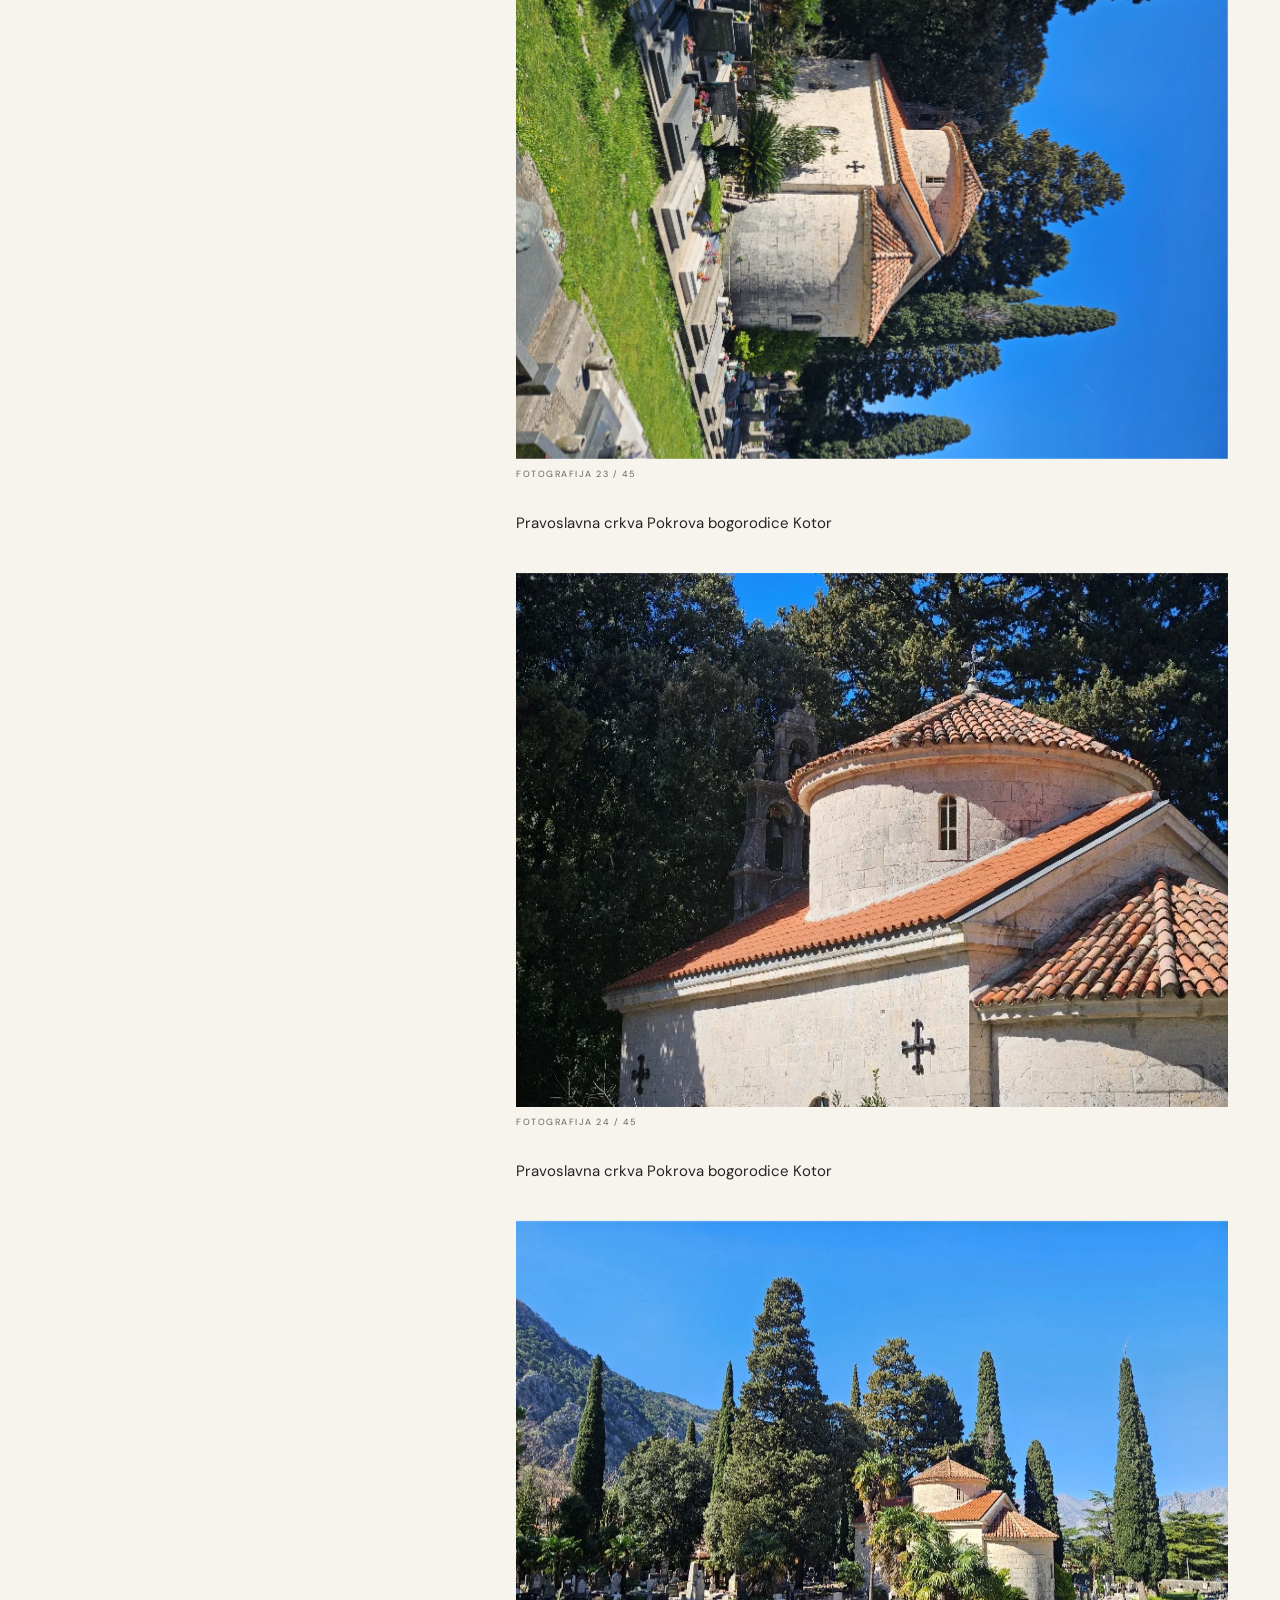
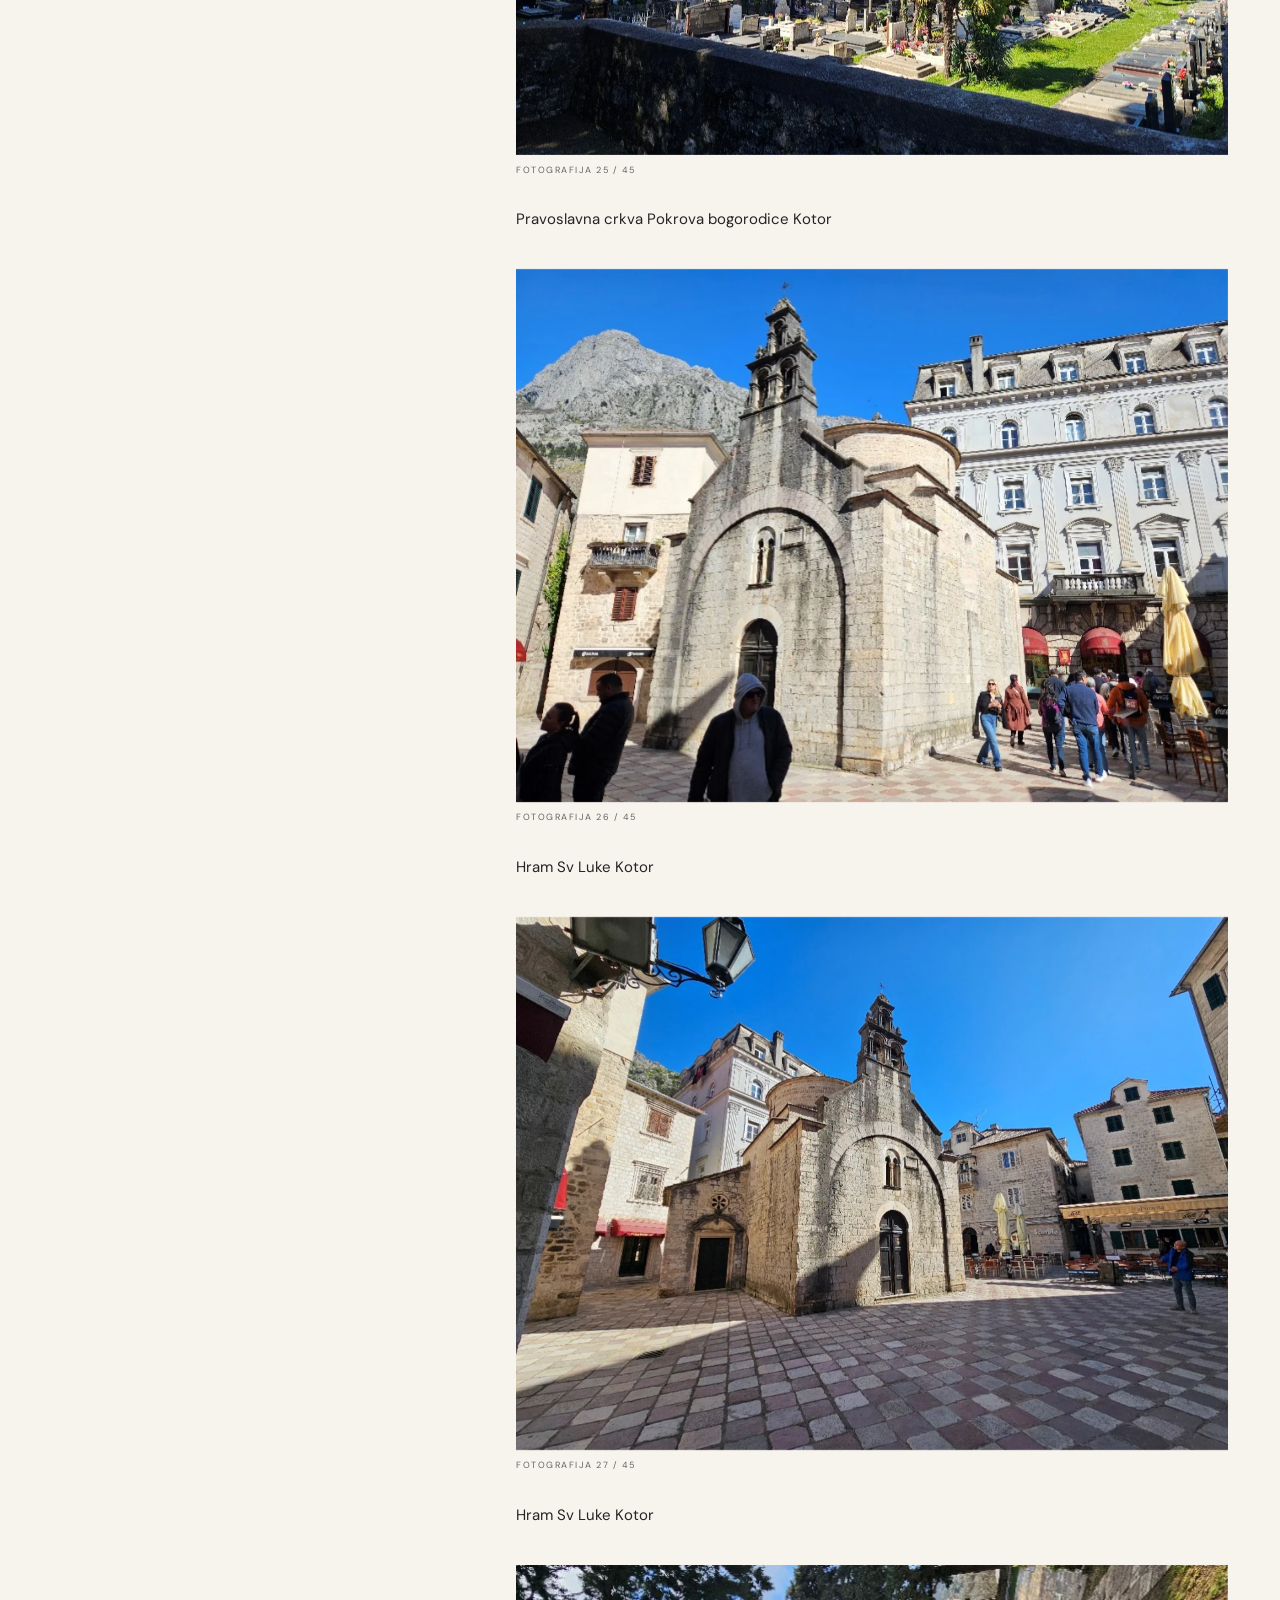
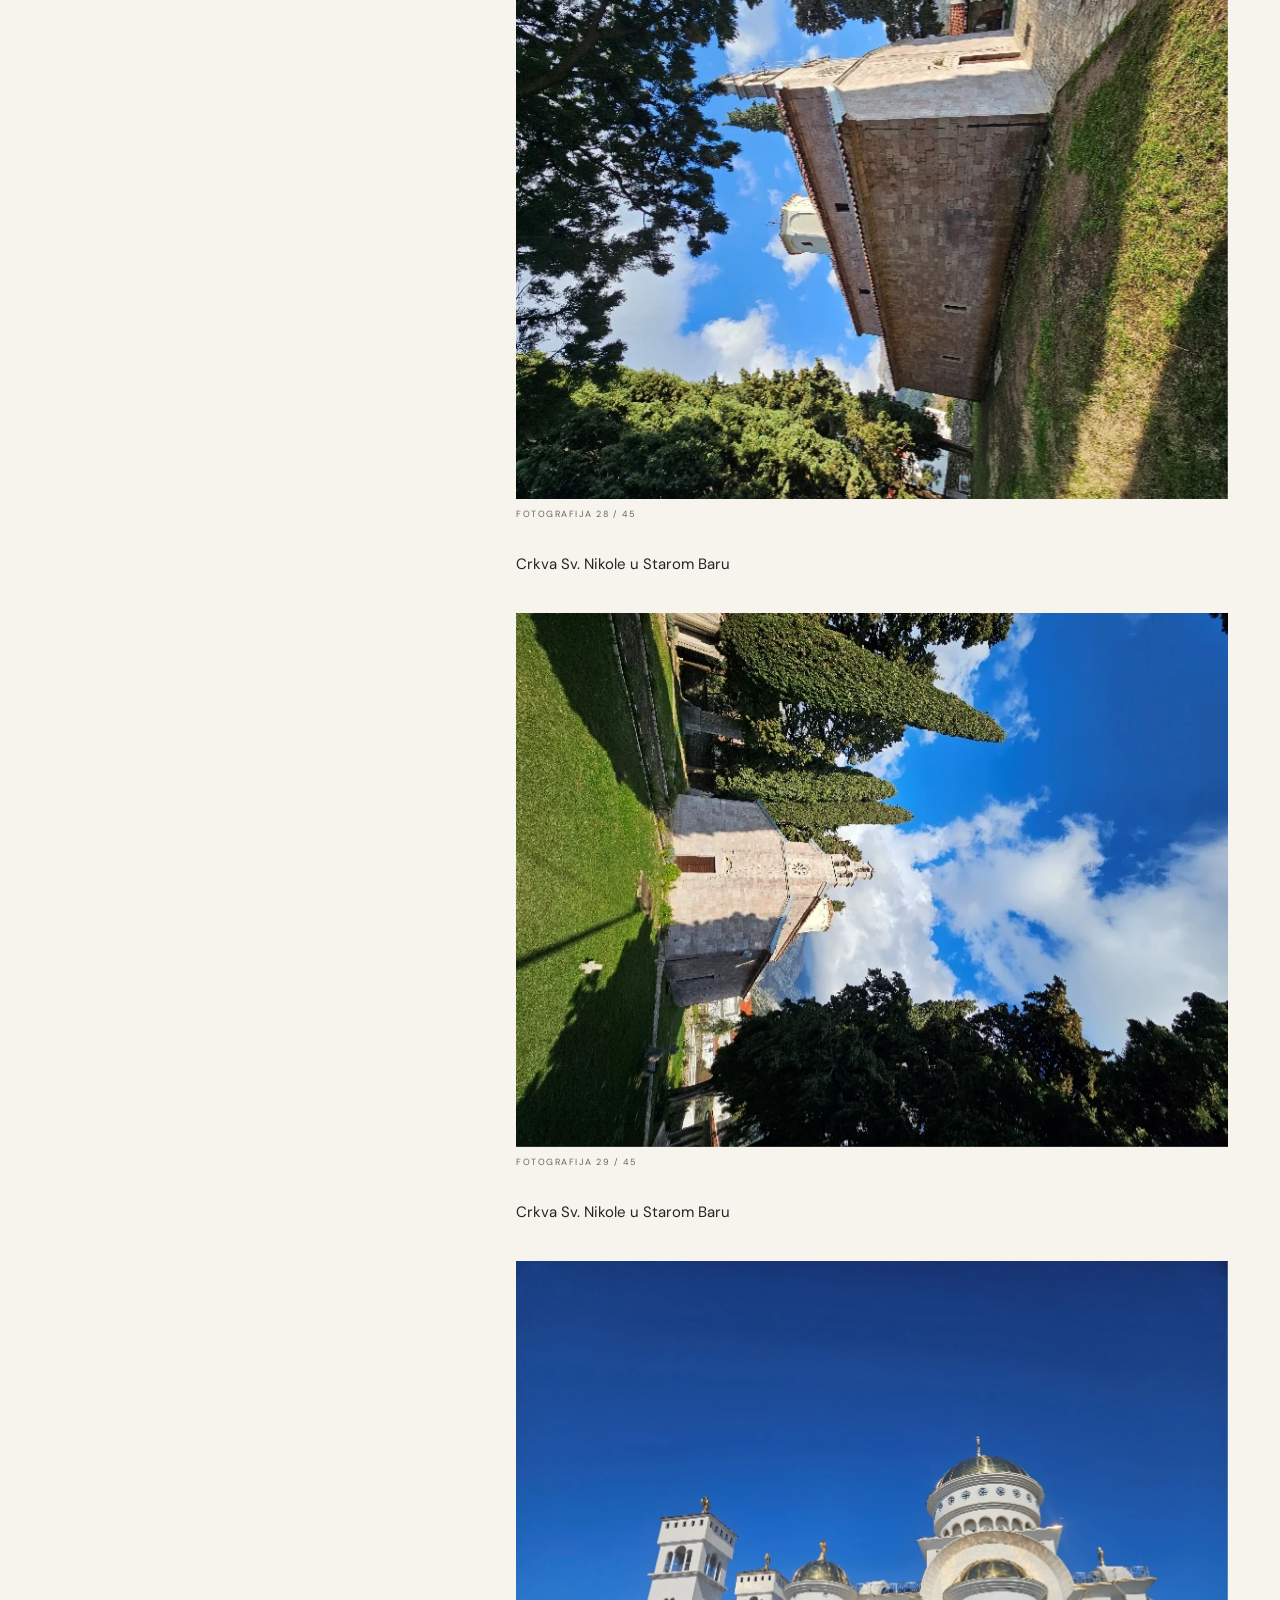
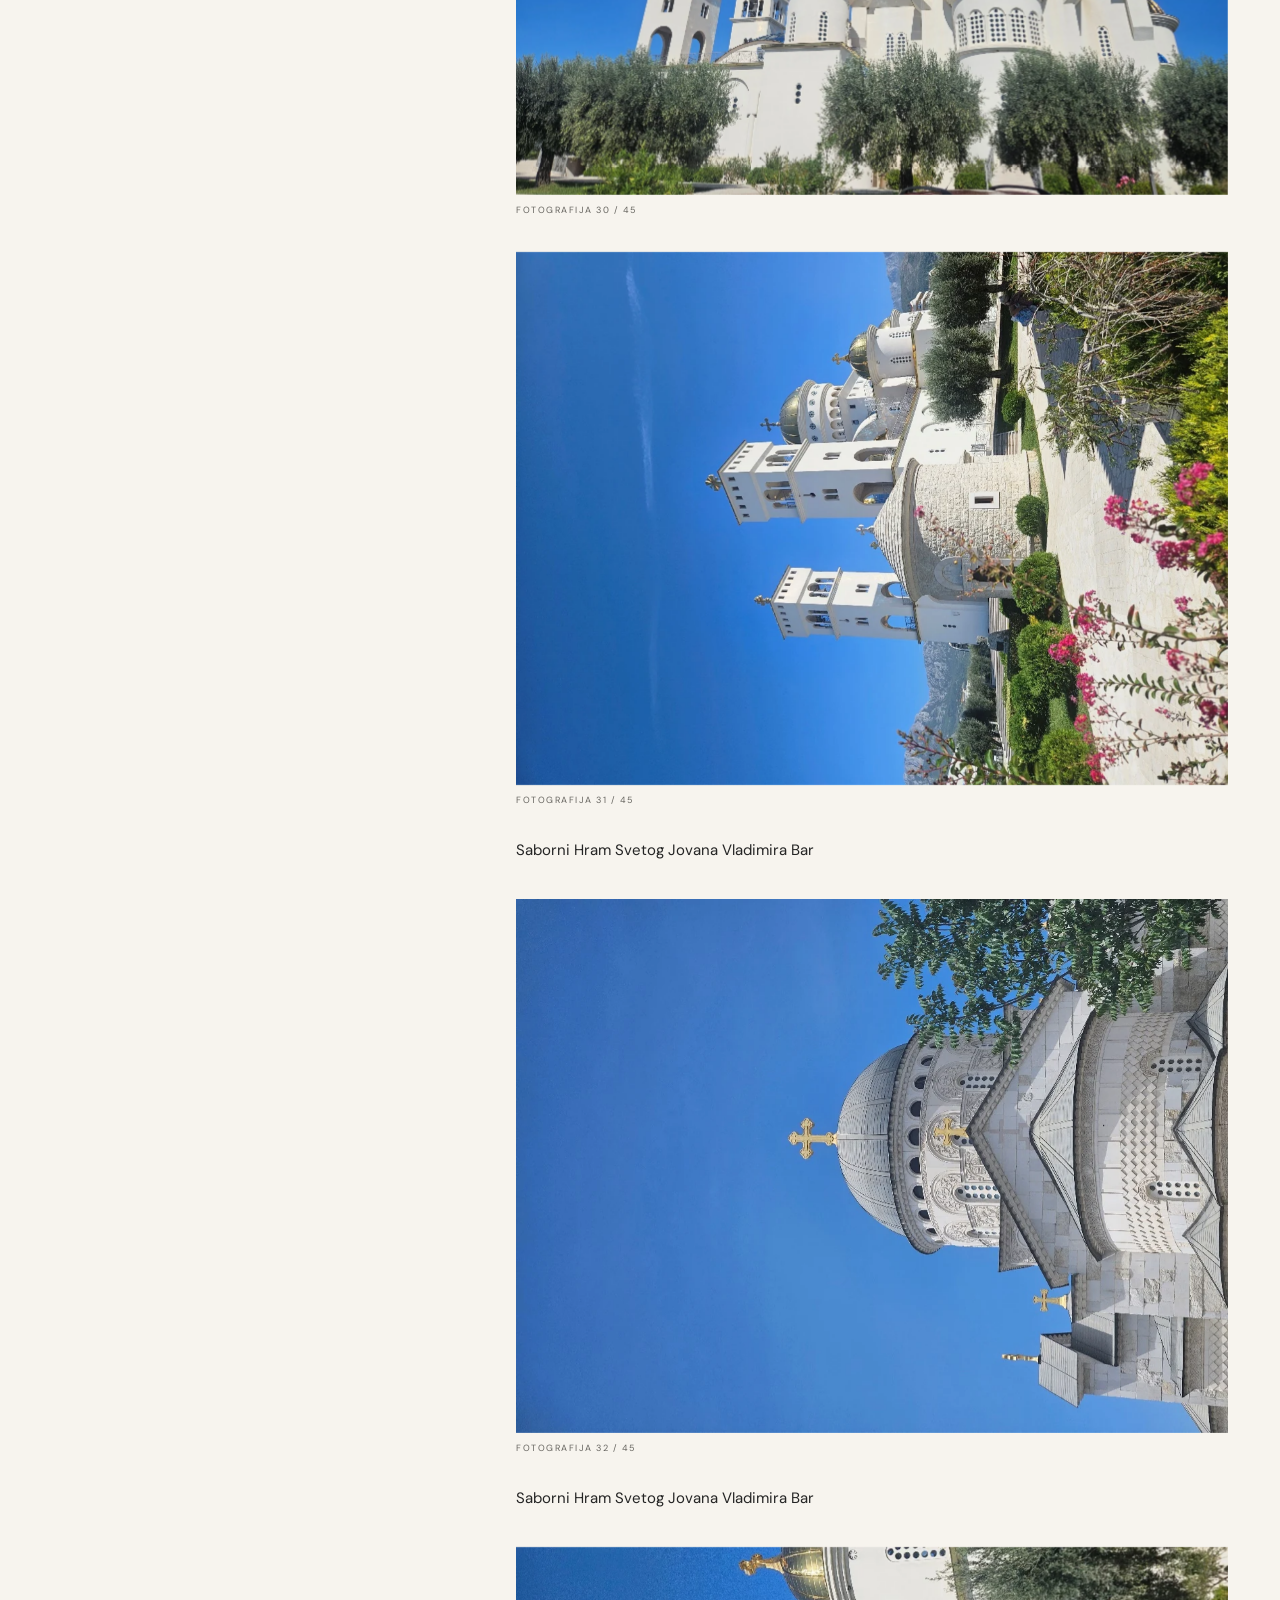
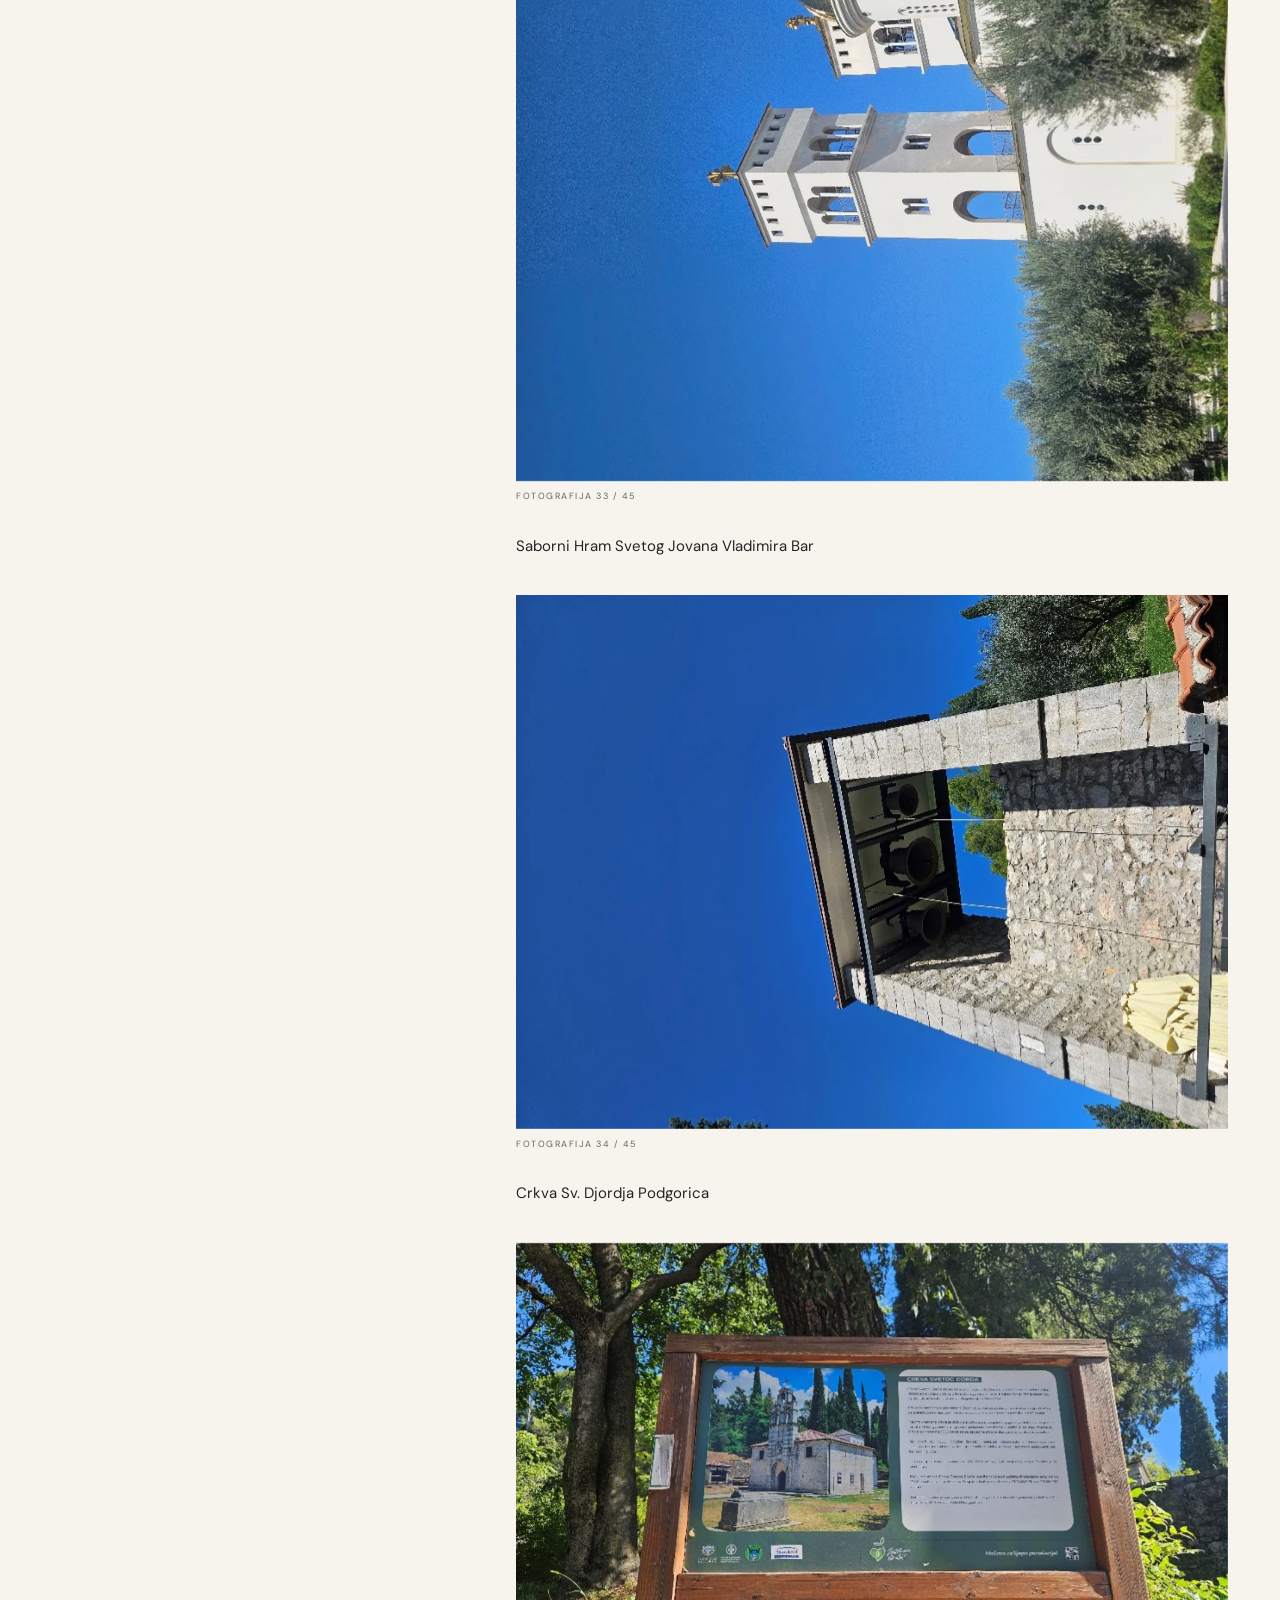
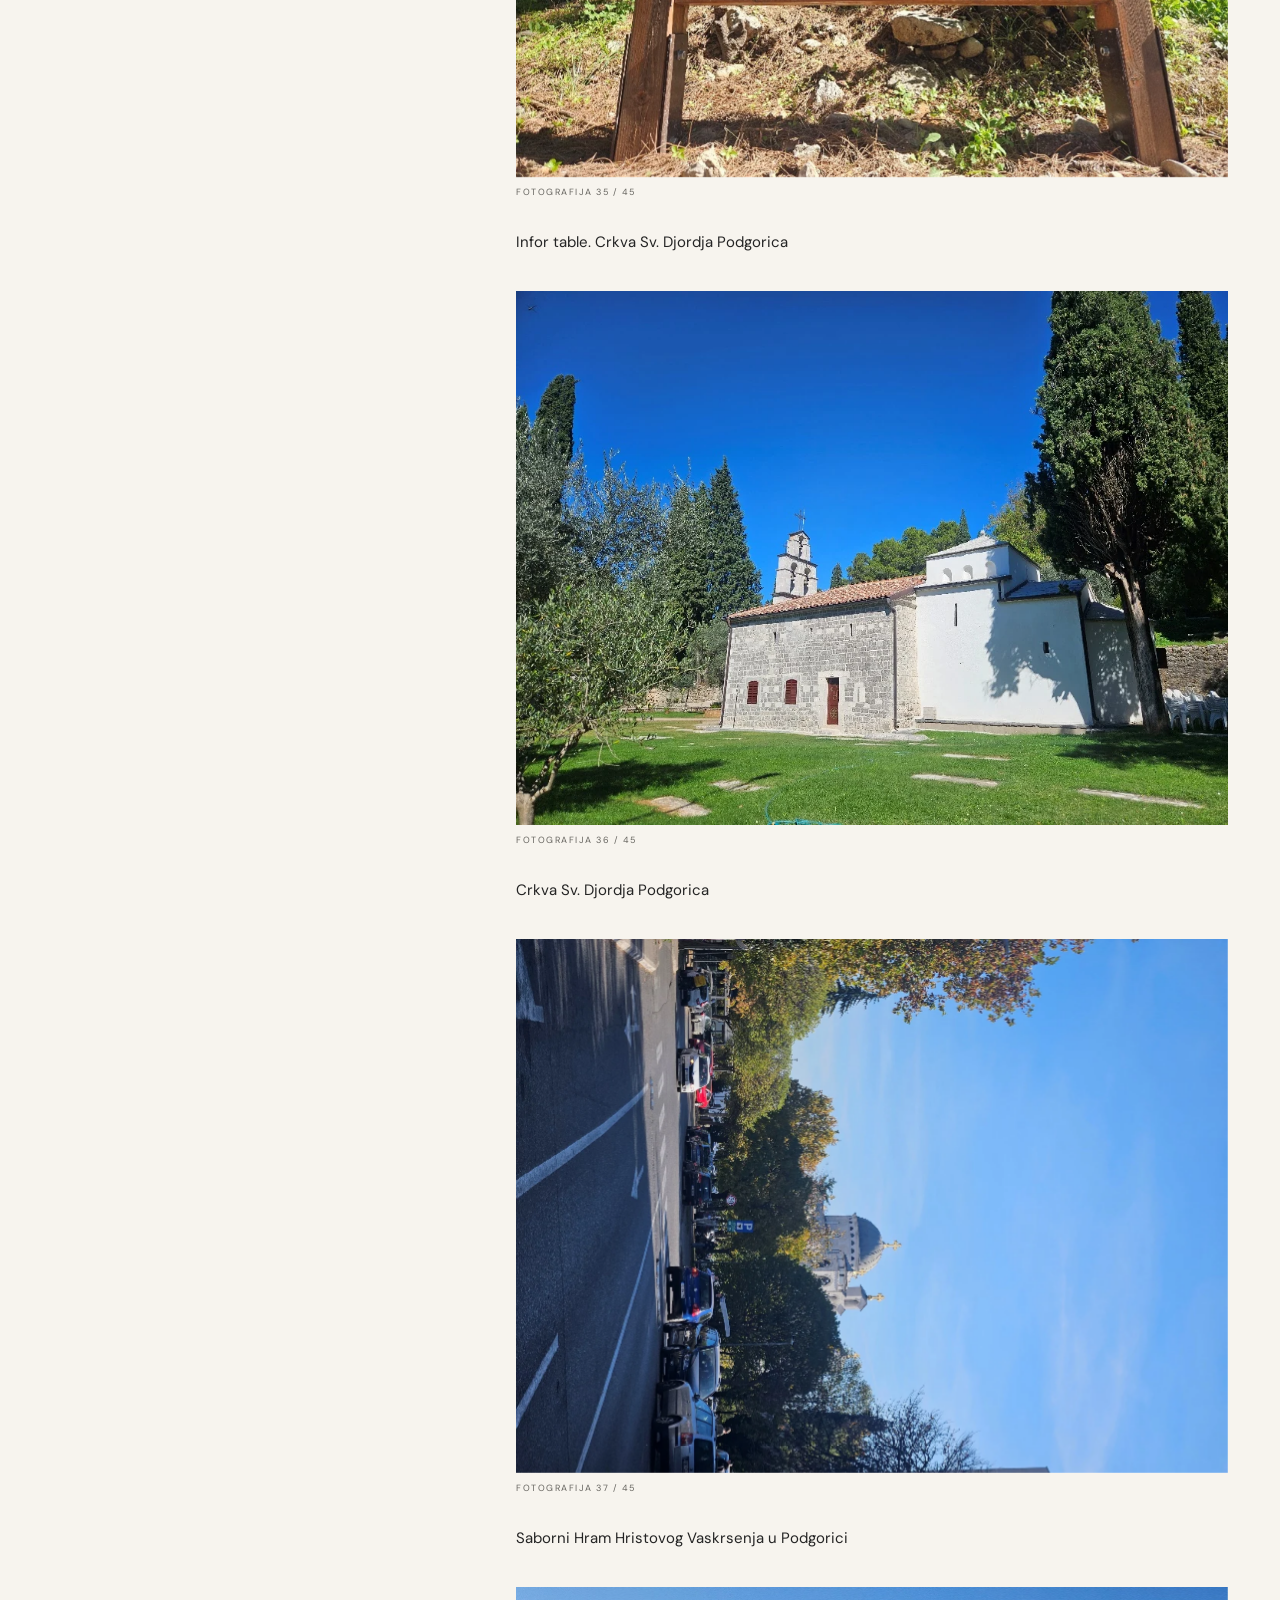
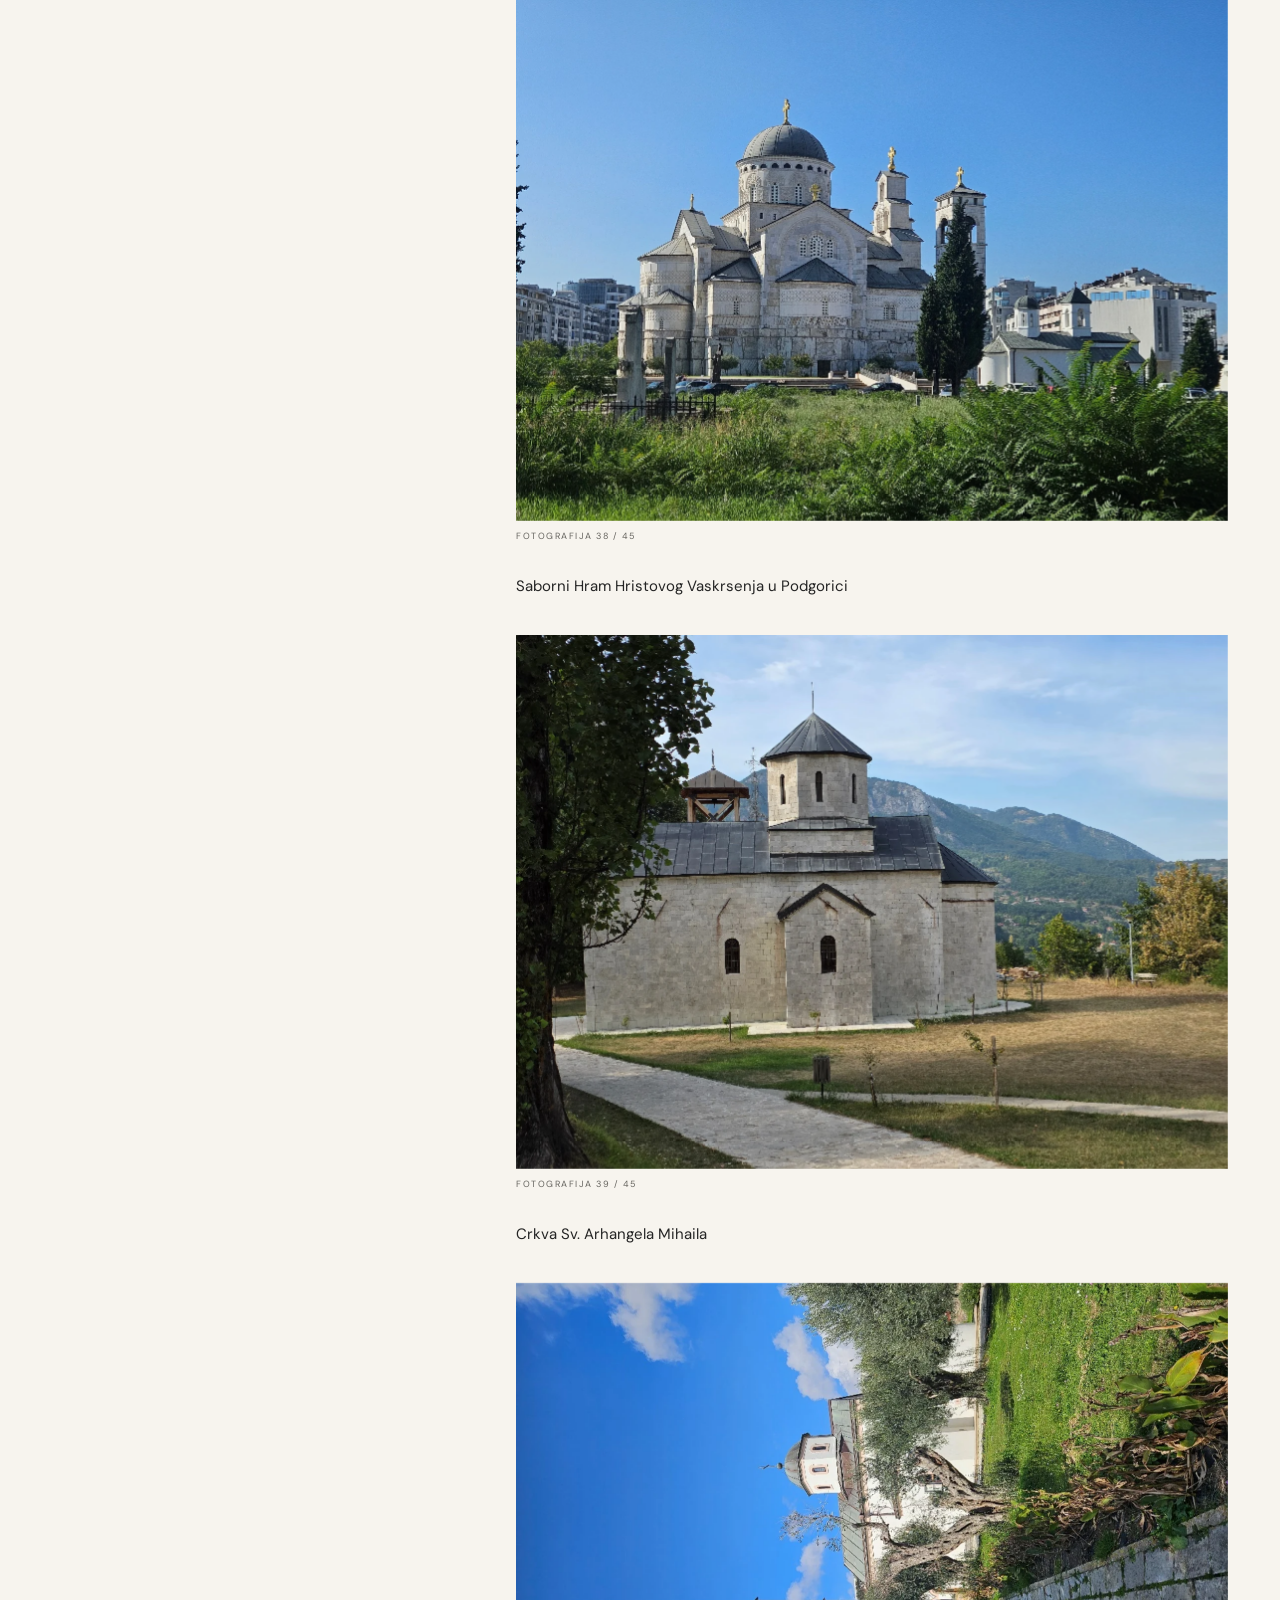
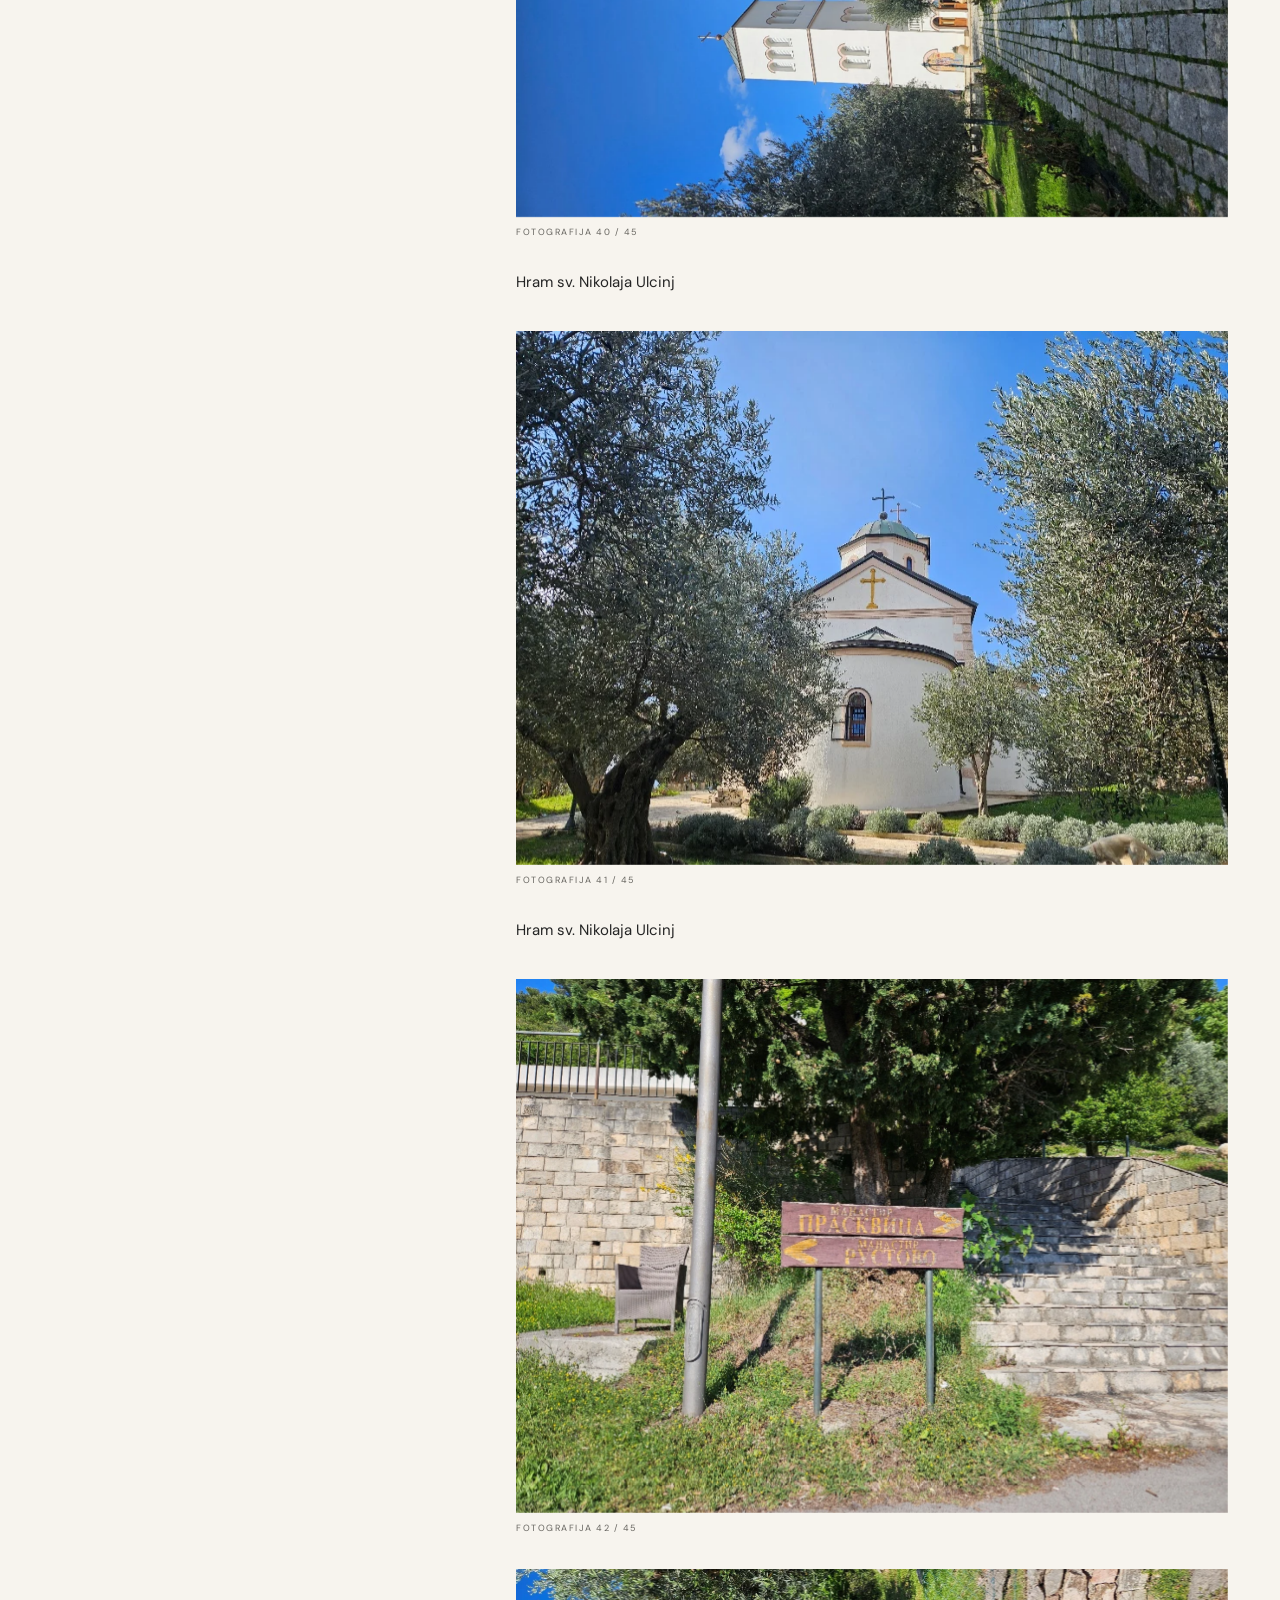
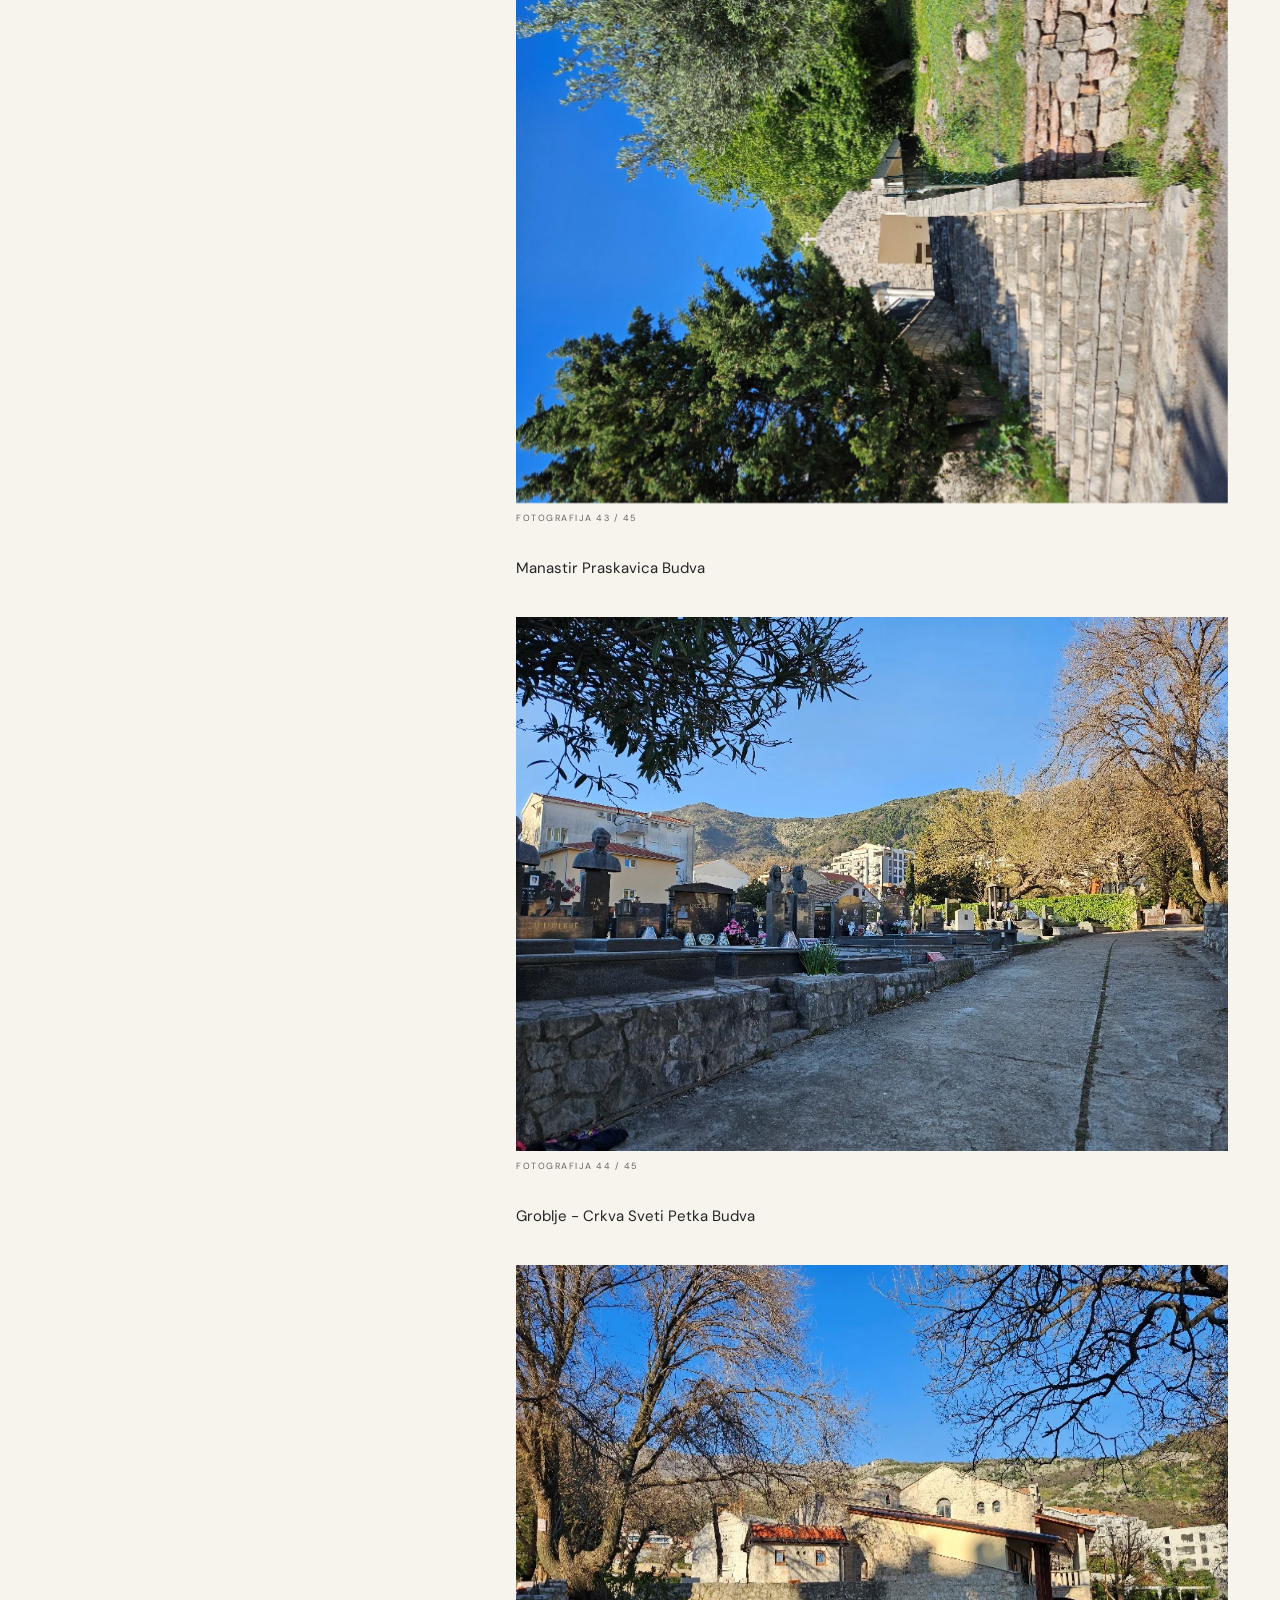
<file: galerija.html>
<!doctype html><html lang="sr-Latn-ME"><head><meta charset="utf-8"><meta name="viewport" content="width=device-width, initial-scale=1"><meta name="theme-color" content="#f7f4ee"><meta name="description" content="Fotodokumentacija — arhivska građa, originalni tekstovi i fotografije projekta U duhu svetinje."><title>Fotodokumentacija | U duhu svetinje</title><link rel="icon" href="assets/logo.png"><link rel="stylesheet" href="assets/site.css"><script defer src="assets/site.js"></script></head><body><a class="skip" href="#main">Preskoči na sadržaj</a><header class="header"><div class="wrap header-top"><a href="https://www.fzm.me/" target="_blank" rel="noopener noreferrer" class="foundation" aria-label="Fond za zaštitu i ostvarivanje manjinskih prava"><img src="assets/logo.png" width="64" height="66" alt="Logotip Fonda za zaštitu i ostvarivanje manjinskih prava"></a><a class="site-title" href="index.html"><small>DIGITALNI ARHIV KULTURNE BAŠTINE</small><strong>U duhu svetinje</strong></a><button class="nav-toggle" type="button" aria-expanded="false" aria-controls="primary-nav">Meni <span aria-hidden="true">☰</span></button></div><nav id="primary-nav" class="nav wrap" aria-label="Glavna navigacija"><a href="index.html" class="" >Naslovna</a><a href="projekat.html" class="" >O projektu</a><a href="istorija.html" class="" >Istorija i graditeljstvo</a><a href="drustvo.html" class="" >Crkva i zajednica</a><a href="nasljedje.html" class="" >Arhitektonsko nasljeđe</a><a href="galerija.html" class="current" aria-current="page">Fotodokumentacija</a><a href="pretraga.html" class="" >Pretraga</a></nav></header><main id="main"><div class="chapter-head"><div class="wrap"><a class="backlink" href="index.html">← Naslovna / Zbirka</a><div class="chapter-label">ARHIVSKO POGLAVLJE &nbsp; / &nbsp; 05</div><h1>Fotodokumentacija</h1><div class="chapter-rule"><span>Izvorni materijal · potpuni tekst i fotografije</span><span>01 odjeljaka</span></div></div></div><div class="wrap reading-layout"><aside class="contents"><div class="contents-sticky"><div class="kicker">SADRŽAJ POGLAVLJA</div><a href="#odjeljak-215"><span>01</span>Digitalna platforma u službi očuvanja sakralnog nasljeđa SPC u Crnoj Gori</a></div></aside><article class="reading"><section class="document-section" id="odjeljak-215"><div class="section-number">01 <span>/ DOKUMENT</span></div><div class="section-reading"><h2 class="source-heading" data-source="215">Digitalna platforma u službi očuvanja sakralnog nasljeđa SPC u Crnoj Gori</h2>
<p class="source-paragraph" data-source="216">Projekat „U duhu svetinje: Arhitektonsko nasljeđe Srpske pravoslavne crkve“ ima za cilj očuvanje, afirmaciju i veću dostupnost bogatog sakralnog nasljeđa Srpske pravoslavne crkve u Crnoj Gori kroz savremenu digitalnu prezentaciju značajnih arhitektonskih, istorijskih i umjetničkih sadržaja.</p>
<p class="source-paragraph" data-source="217">Kroz razvoj i plasman specijalizovanog veb sajta, projekat nastoji da objedini i sistematizuje znanja o najvažnijim crkvama, manastirima i ikonopisima, koji predstavljaju ne samo vjerske objekte već i svjedočanstva viševjekovnog kulturnog i duhovnog trajanja srpskog naroda na ovim prostorima. Digitalna platforma omogućava pregledno i trajno arhiviranje relevantnih podataka, fotografija i opisa, čime se doprinosi dugoročnoj zaštiti i promociji kulturne baštine.</p>
<p class="source-paragraph" data-source="218">Poseban značaj projekta ogleda se u činjenici da sakralni objekti Srpske pravoslavne crkve predstavljaju neizostavan dio ukupnog kulturno-istorijskog nasljeđa Crne Gore. Njihova arhitektura, freskopis i ikonopis svjedoče o umjetničkim dometima različitih epoha i o snažnoj povezanosti duhovnosti, kulture i identiteta.</p>
<p class="source-paragraph" data-source="219">Digitalizacijom ovih sadržaja, projekat „U duhu svetinje“ omogućava široj javnosti, istraživačima, studentima i ljubiteljima kulturne baštine da na jednom mjestu steknu uvid u vrijednosti koje su često nedovoljno dostupne ili slabo dokumentovane. Na taj način, savremene tehnologije stavljene su u službu očuvanja tradicije i pamćenja.</p>
<p class="source-paragraph" data-source="220">U nastavku teksta dostupna je galerija fotografija autora NN, koja vizuelno dočarava ljepotu i značaj sakralnih objekata predstavljenih u okviru projekta, dodatno potvrđujući njihovu umjetničku i kulturnu vrijednost.</p>
<figure class="document-photo"><button type="button" class="view-photo" aria-label="Uvećaj fotografiju: Pravoslavna crkva Pokrova bogorodice Kotor" data-src="assets/photos/foto-023.webp" data-caption="Pravoslavna crkva Pokrova bogorodice Kotor"><img src="assets/photos/foto-023.webp" width="1431" height="1073" alt="Pravoslavna crkva Pokrova bogorodice Kotor" loading="lazy" decoding="async"><span class="zoom-hint" aria-hidden="true">UVEĆAJ +</span></button><figcaption><span>FOTOGRAFIJA 23 / 45</span></figcaption></figure>
<p class="source-paragraph" data-source="222">Pravoslavna crkva Pokrova bogorodice Kotor</p>
<figure class="document-photo"><button type="button" class="view-photo" aria-label="Uvećaj fotografiju: Pravoslavna crkva Pokrova bogorodice Kotor" data-src="assets/photos/foto-024.webp" data-caption="Pravoslavna crkva Pokrova bogorodice Kotor"><img src="assets/photos/foto-024.webp" width="784" height="588" alt="Pravoslavna crkva Pokrova bogorodice Kotor" loading="lazy" decoding="async"><span class="zoom-hint" aria-hidden="true">UVEĆAJ +</span></button><figcaption><span>FOTOGRAFIJA 24 / 45</span></figcaption></figure>
<p class="source-paragraph" data-source="224">Pravoslavna crkva Pokrova bogorodice Kotor</p>

<figure class="document-photo"><button type="button" class="view-photo" aria-label="Uvećaj fotografiju: Pravoslavna crkva Pokrova bogorodice Kotor" data-src="assets/photos/foto-025.webp" data-caption="Pravoslavna crkva Pokrova bogorodice Kotor"><img src="assets/photos/foto-025.webp" width="1032" height="774" alt="Pravoslavna crkva Pokrova bogorodice Kotor" loading="lazy" decoding="async"><span class="zoom-hint" aria-hidden="true">UVEĆAJ +</span></button><figcaption><span>FOTOGRAFIJA 25 / 45</span></figcaption></figure>
<p class="source-paragraph" data-source="227">Pravoslavna crkva Pokrova bogorodice Kotor</p>






<figure class="document-photo"><button type="button" class="view-photo" aria-label="Uvećaj fotografiju: Hram Sv Luke Kotor" data-src="assets/photos/foto-026.webp" data-caption="Hram Sv Luke Kotor"><img src="assets/photos/foto-026.webp" width="843" height="632" alt="Hram Sv Luke Kotor" loading="lazy" decoding="async"><span class="zoom-hint" aria-hidden="true">UVEĆAJ +</span></button><figcaption><span>FOTOGRAFIJA 26 / 45</span></figcaption></figure>
<p class="source-paragraph" data-source="235">Hram Sv Luke Kotor </p>

<figure class="document-photo"><button type="button" class="view-photo" aria-label="Uvećaj fotografiju: Hram Sv Luke Kotor" data-src="assets/photos/foto-027.webp" data-caption="Hram Sv Luke Kotor"><img src="assets/photos/foto-027.webp" width="1068" height="801" alt="Hram Sv Luke Kotor" loading="lazy" decoding="async"><span class="zoom-hint" aria-hidden="true">UVEĆAJ +</span></button><figcaption><span>FOTOGRAFIJA 27 / 45</span></figcaption></figure>
<p class="source-paragraph" data-source="238">Hram Sv Luke Kotor </p>



<figure class="document-photo"><button type="button" class="view-photo" aria-label="Uvećaj fotografiju: Crkva Sv. Nikole u Starom Baru" data-src="assets/photos/foto-028.webp" data-caption="Crkva Sv. Nikole u Starom Baru"><img src="assets/photos/foto-028.webp" width="726" height="545" alt="Crkva Sv. Nikole u Starom Baru" loading="lazy" decoding="async"><span class="zoom-hint" aria-hidden="true">UVEĆAJ +</span></button><figcaption><span>FOTOGRAFIJA 28 / 45</span></figcaption></figure>
<p class="source-paragraph" data-source="243">Crkva Sv. Nikole u Starom Baru</p>
<figure class="document-photo"><button type="button" class="view-photo" aria-label="Uvećaj fotografiju: Crkva Sv. Nikole u Starom Baru" data-src="assets/photos/foto-029.webp" data-caption="Crkva Sv. Nikole u Starom Baru"><img src="assets/photos/foto-029.webp" width="759" height="569" alt="Crkva Sv. Nikole u Starom Baru" loading="lazy" decoding="async"><span class="zoom-hint" aria-hidden="true">UVEĆAJ +</span></button><figcaption><span>FOTOGRAFIJA 29 / 45</span></figcaption></figure>
<p class="source-paragraph" data-source="245">Crkva Sv. Nikole u Starom Baru</p>


<figure class="document-photo"><button type="button" class="view-photo" aria-label="Uvećaj fotografiju: Saborni Hram Svetog Jovana Vladimira Bar" data-src="assets/photos/foto-030.webp" data-caption="Saborni Hram Svetog Jovana Vladimira Bar"><img src="assets/photos/foto-030.webp" width="1431" height="1073" alt="Saborni Hram Svetog Jovana Vladimira Bar" loading="lazy" decoding="async"><span class="zoom-hint" aria-hidden="true">UVEĆAJ +</span></button><figcaption><span>FOTOGRAFIJA 30 / 45</span></figcaption></figure>
<figure class="document-photo"><button type="button" class="view-photo" aria-label="Uvećaj fotografiju: Saborni Hram Svetog Jovana Vladimira Bar" data-src="assets/photos/foto-031.webp" data-caption="Saborni Hram Svetog Jovana Vladimira Bar"><img src="assets/photos/foto-031.webp" width="1110" height="832" alt="Saborni Hram Svetog Jovana Vladimira Bar" loading="lazy" decoding="async"><span class="zoom-hint" aria-hidden="true">UVEĆAJ +</span></button><figcaption><span>FOTOGRAFIJA 31 / 45</span></figcaption></figure>
<p class="source-paragraph" data-source="249">Saborni Hram Svetog Jovana Vladimira Bar</p>
<figure class="document-photo"><button type="button" class="view-photo" aria-label="Uvećaj fotografiju: Saborni Hram Svetog Jovana Vladimira Bar" data-src="assets/photos/foto-032.webp" data-caption="Saborni Hram Svetog Jovana Vladimira Bar"><img src="assets/photos/foto-032.webp" width="1054" height="790" alt="Saborni Hram Svetog Jovana Vladimira Bar" loading="lazy" decoding="async"><span class="zoom-hint" aria-hidden="true">UVEĆAJ +</span></button><figcaption><span>FOTOGRAFIJA 32 / 45</span></figcaption></figure>
<p class="source-paragraph" data-source="251">Saborni Hram Svetog Jovana Vladimira Bar</p>

<figure class="document-photo"><button type="button" class="view-photo" aria-label="Uvećaj fotografiju: Saborni Hram Svetog Jovana Vladimira Bar" data-src="assets/photos/foto-033.webp" data-caption="Saborni Hram Svetog Jovana Vladimira Bar"><img src="assets/photos/foto-033.webp" width="953" height="715" alt="Saborni Hram Svetog Jovana Vladimira Bar" loading="lazy" decoding="async"><span class="zoom-hint" aria-hidden="true">UVEĆAJ +</span></button><figcaption><span>FOTOGRAFIJA 33 / 45</span></figcaption></figure>
<p class="source-paragraph" data-source="254">Saborni Hram Svetog Jovana Vladimira Bar</p>


<figure class="document-photo"><button type="button" class="view-photo" aria-label="Uvećaj fotografiju: Crkva Sv. Djordja Podgorica" data-src="assets/photos/foto-034.webp" data-caption="Crkva Sv. Djordja Podgorica"><img src="assets/photos/foto-034.webp" width="826" height="619" alt="Crkva Sv. Djordja Podgorica" loading="lazy" decoding="async"><span class="zoom-hint" aria-hidden="true">UVEĆAJ +</span></button><figcaption><span>FOTOGRAFIJA 34 / 45</span></figcaption></figure>
<p class="source-paragraph" data-source="258">Crkva Sv. Djordja Podgorica</p>


<figure class="document-photo"><button type="button" class="view-photo" aria-label="Uvećaj fotografiju: Infor table. Crkva Sv. Djordja Podgorica" data-src="assets/photos/foto-035.webp" data-caption="Infor table. Crkva Sv. Djordja Podgorica"><img src="assets/photos/foto-035.webp" width="950" height="713" alt="Infor table. Crkva Sv. Djordja Podgorica" loading="lazy" decoding="async"><span class="zoom-hint" aria-hidden="true">UVEĆAJ +</span></button><figcaption><span>FOTOGRAFIJA 35 / 45</span></figcaption></figure>
<p class="source-paragraph" data-source="262">Infor table. Crkva Sv. Djordja Podgorica</p>

<figure class="document-photo"><button type="button" class="view-photo" aria-label="Uvećaj fotografiju: Crkva Sv. Djordja Podgorica" data-src="assets/photos/foto-036.webp" data-caption="Crkva Sv. Djordja Podgorica"><img src="assets/photos/foto-036.webp" width="928" height="696" alt="Crkva Sv. Djordja Podgorica" loading="lazy" decoding="async"><span class="zoom-hint" aria-hidden="true">UVEĆAJ +</span></button><figcaption><span>FOTOGRAFIJA 36 / 45</span></figcaption></figure>
<p class="source-paragraph" data-source="265">Crkva Sv. Djordja Podgorica</p>

<figure class="document-photo"><button type="button" class="view-photo" aria-label="Uvećaj fotografiju: Saborni Hram Hristovog Vaskrsenja u Podgorici" data-src="assets/photos/foto-037.webp" data-caption="Saborni Hram Hristovog Vaskrsenja u Podgorici"><img src="assets/photos/foto-037.webp" width="1431" height="1073" alt="Saborni Hram Hristovog Vaskrsenja u Podgorici" loading="lazy" decoding="async"><span class="zoom-hint" aria-hidden="true">UVEĆAJ +</span></button><figcaption><span>FOTOGRAFIJA 37 / 45</span></figcaption></figure>
<p class="source-paragraph" data-source="268">Saborni Hram Hristovog Vaskrsenja u Podgorici</p>
<figure class="document-photo"><button type="button" class="view-photo" aria-label="Uvećaj fotografiju: Saborni Hram Hristovog Vaskrsenja u Podgorici" data-src="assets/photos/foto-038.webp" data-caption="Saborni Hram Hristovog Vaskrsenja u Podgorici"><img src="assets/photos/foto-038.webp" width="1431" height="1073" alt="Saborni Hram Hristovog Vaskrsenja u Podgorici" loading="lazy" decoding="async"><span class="zoom-hint" aria-hidden="true">UVEĆAJ +</span></button><figcaption><span>FOTOGRAFIJA 38 / 45</span></figcaption></figure>
<p class="source-paragraph" data-source="270">Saborni Hram Hristovog Vaskrsenja u Podgorici</p>
<figure class="document-photo"><button type="button" class="view-photo" aria-label="Uvećaj fotografiju: Crkva Sv. Arhangela Mihaila" data-src="assets/photos/foto-039.webp" data-caption="Crkva Sv. Arhangela Mihaila"><img src="assets/photos/foto-039.webp" width="1431" height="1073" alt="Crkva Sv. Arhangela Mihaila" loading="lazy" decoding="async"><span class="zoom-hint" aria-hidden="true">UVEĆAJ +</span></button><figcaption><span>FOTOGRAFIJA 39 / 45</span></figcaption></figure>
<p class="source-paragraph" data-source="272">Crkva Sv. Arhangela Mihaila</p>
<figure class="document-photo"><button type="button" class="view-photo" aria-label="Uvećaj fotografiju: Hram sv. Nikolaja Ulcinj" data-src="assets/photos/foto-040.webp" data-caption="Hram sv. Nikolaja Ulcinj"><img src="assets/photos/foto-040.webp" width="1082" height="812" alt="Hram sv. Nikolaja Ulcinj" loading="lazy" decoding="async"><span class="zoom-hint" aria-hidden="true">UVEĆAJ +</span></button><figcaption><span>FOTOGRAFIJA 40 / 45</span></figcaption></figure>
<p class="source-paragraph" data-source="274">Hram sv. Nikolaja Ulcinj</p>
<figure class="document-photo"><button type="button" class="view-photo" aria-label="Uvećaj fotografiju: Hram sv. Nikolaja Ulcinj" data-src="assets/photos/foto-041.webp" data-caption="Hram sv. Nikolaja Ulcinj"><img src="assets/photos/foto-041.webp" width="822" height="616" alt="Hram sv. Nikolaja Ulcinj" loading="lazy" decoding="async"><span class="zoom-hint" aria-hidden="true">UVEĆAJ +</span></button><figcaption><span>FOTOGRAFIJA 41 / 45</span></figcaption></figure>
<p class="source-paragraph" data-source="276">Hram sv. Nikolaja Ulcinj</p>

<figure class="document-photo"><button type="button" class="view-photo" aria-label="Uvećaj fotografiju: Manastir Praskavica Budva" data-src="assets/photos/foto-042.webp" data-caption="Manastir Praskavica Budva"><img src="assets/photos/foto-042.webp" width="1431" height="1073" alt="Manastir Praskavica Budva" loading="lazy" decoding="async"><span class="zoom-hint" aria-hidden="true">UVEĆAJ +</span></button><figcaption><span>FOTOGRAFIJA 42 / 45</span></figcaption></figure>
<figure class="document-photo"><button type="button" class="view-photo" aria-label="Uvećaj fotografiju: Manastir Praskavica Budva" data-src="assets/photos/foto-043.webp" data-caption="Manastir Praskavica Budva"><img src="assets/photos/foto-043.webp" width="1431" height="1073" alt="Manastir Praskavica Budva" loading="lazy" decoding="async"><span class="zoom-hint" aria-hidden="true">UVEĆAJ +</span></button><figcaption><span>FOTOGRAFIJA 43 / 45</span></figcaption></figure>
<p class="source-paragraph" data-source="279">Manastir Praskavica Budva</p>

<figure class="document-photo"><button type="button" class="view-photo" aria-label="Uvećaj fotografiju: Groblje - Crkva Sveti Petka Budva" data-src="assets/photos/foto-044.webp" data-caption="Groblje - Crkva Sveti Petka Budva"><img src="assets/photos/foto-044.webp" width="984" height="738" alt="Groblje - Crkva Sveti Petka Budva" loading="lazy" decoding="async"><span class="zoom-hint" aria-hidden="true">UVEĆAJ +</span></button><figcaption><span>FOTOGRAFIJA 44 / 45</span></figcaption></figure>
<p class="source-paragraph" data-source="282">Groblje - Crkva Sveti Petka Budva</p>
<figure class="document-photo"><button type="button" class="view-photo" aria-label="Uvećaj fotografiju: Crkva Sveti Petka Budva" data-src="assets/photos/foto-045.webp" data-caption="Crkva Sveti Petka Budva"><img src="assets/photos/foto-045.webp" width="891" height="668" alt="Crkva Sveti Petka Budva" loading="lazy" decoding="async"><span class="zoom-hint" aria-hidden="true">UVEĆAJ +</span></button><figcaption><span>FOTOGRAFIJA 45 / 45</span></figcaption></figure>
<p class="source-paragraph" data-source="284">Crkva Sveti Petka Budva</p><div class="published"><span aria-hidden="true">▦</span> Objavljeno: 13.11.2026.</div></div></section></article></div><div class="wrap chapter-end"><a href="index.html">← Povratak na sva poglavlja</a><a href="pretraga.html">Pretraži arhiv ↗</a></div></main><footer class="site-footer"><div class="wrap"><div class="footer-header"><div><span class="kicker">Projekat / Autorski tim</span><h2>Sačuvano za budućnost.</h2></div><a href="https://www.fzm.me/" target="_blank" rel="noopener noreferrer">Fond za zaštitu i ostvarivanje manjinskih prava ↗</a></div><div class="credits"><div class="credit"><strong>Asistent koordinatora:</strong><span>Voin Kostić</span></div><div class="credit"><strong>Prikupljanje i obrada arhivske građe:</strong><span>Srđana Lukaćević</span></div><div class="credit"><strong>Terenska posjeta i fotografisanje objekata:</strong><span>Srđana Lukačević</span></div><div class="credit"><strong>Izrada tekstualnog sadržaja:</strong><span>Aleksandra Radović</span></div><div class="credit"><strong>Dizaj i izrada sajta:</strong><span>Petar Lukačević</span></div><div class="credit"><strong>Objavljivanje sadržaja i lansiranje sajta:</strong><span>Petar Lukačević</span></div></div><p class="disclaimer"><strong>Napomena: Svi stavovi, mišljenja i sadržaji objavljeni na ovom portalu predstavljaju isključivu odgovornost autora.</strong></p><div class="copyright">U DUHU SVETINJE <span>© 2026 · Digitalna arhivska zbirka</span></div></div></footer><dialog id="photo-dialog" aria-label="Prikaz uvećane fotografije"><button type="button" class="modal-close" aria-label="Zatvori fotografiju">✕</button><figure><img id="dialog-image" alt=""><figcaption id="dialog-caption"></figcaption></figure></dialog></body></html>
</file>
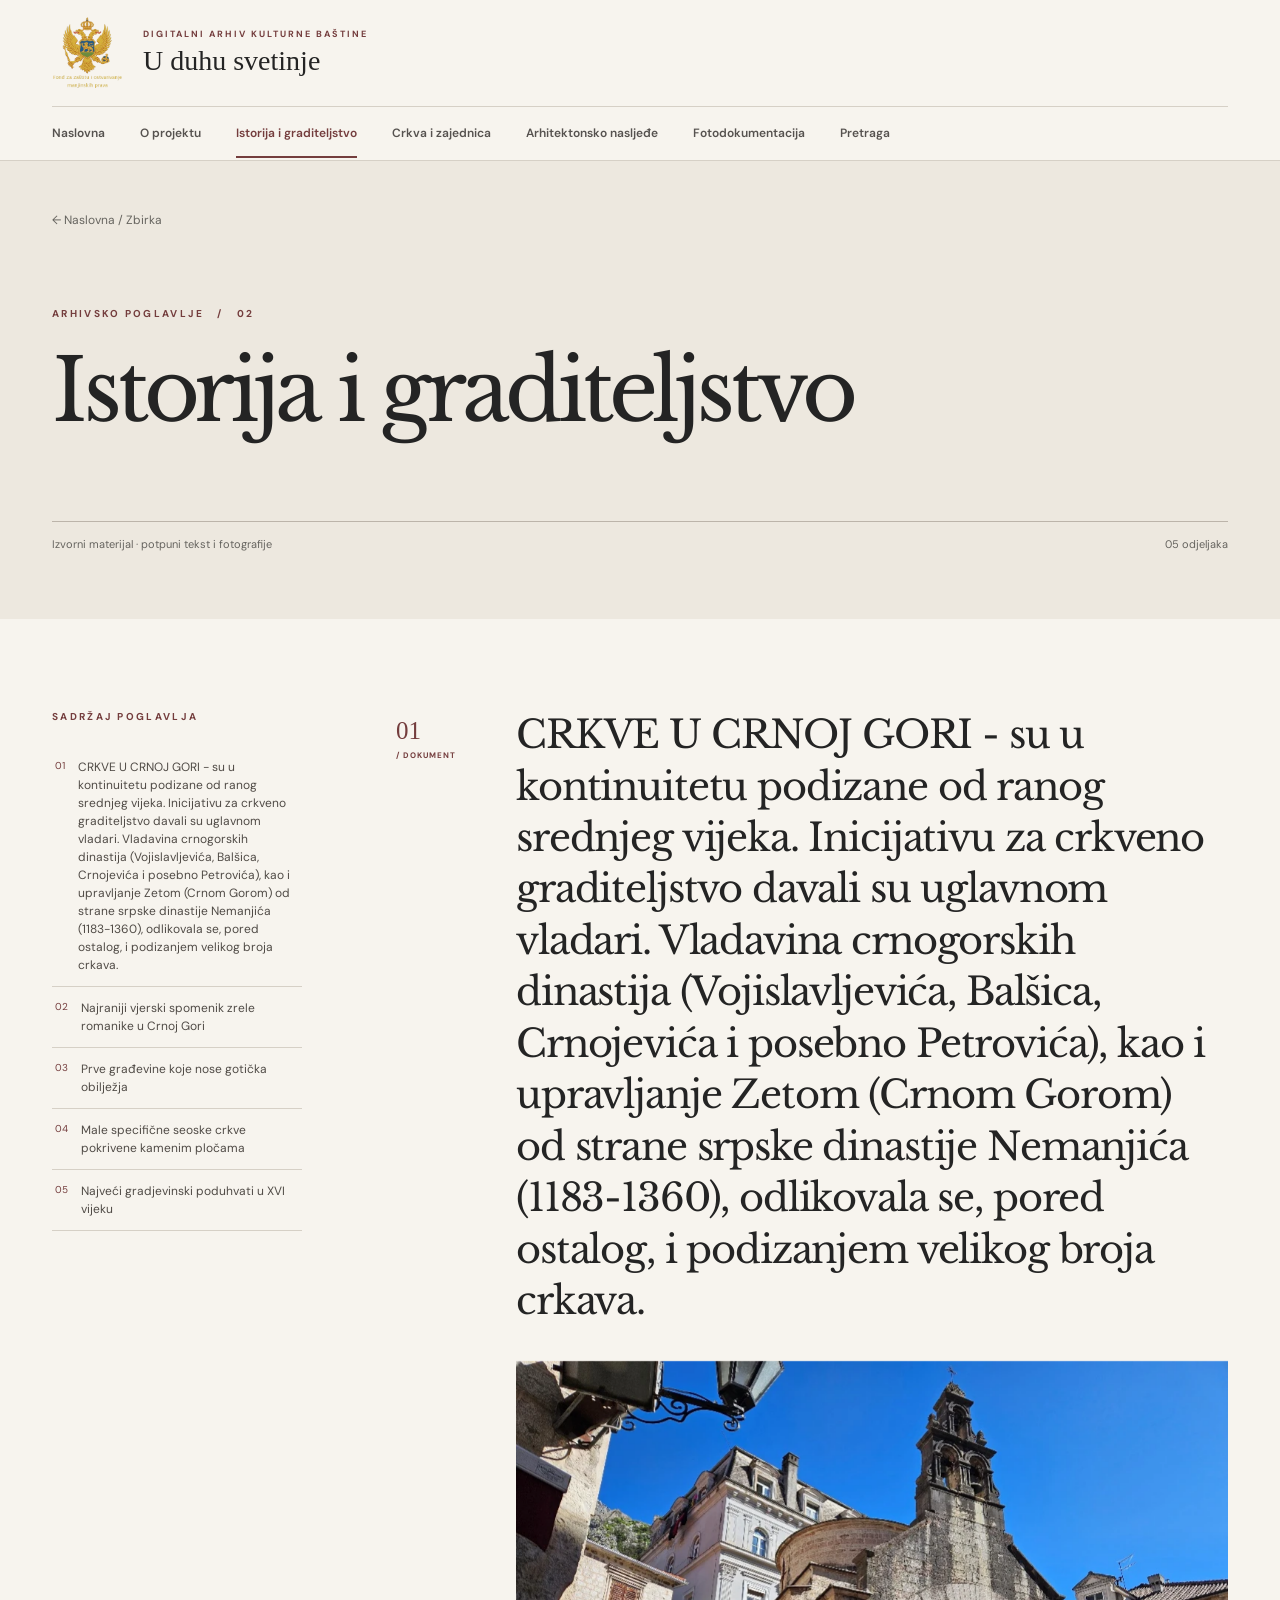
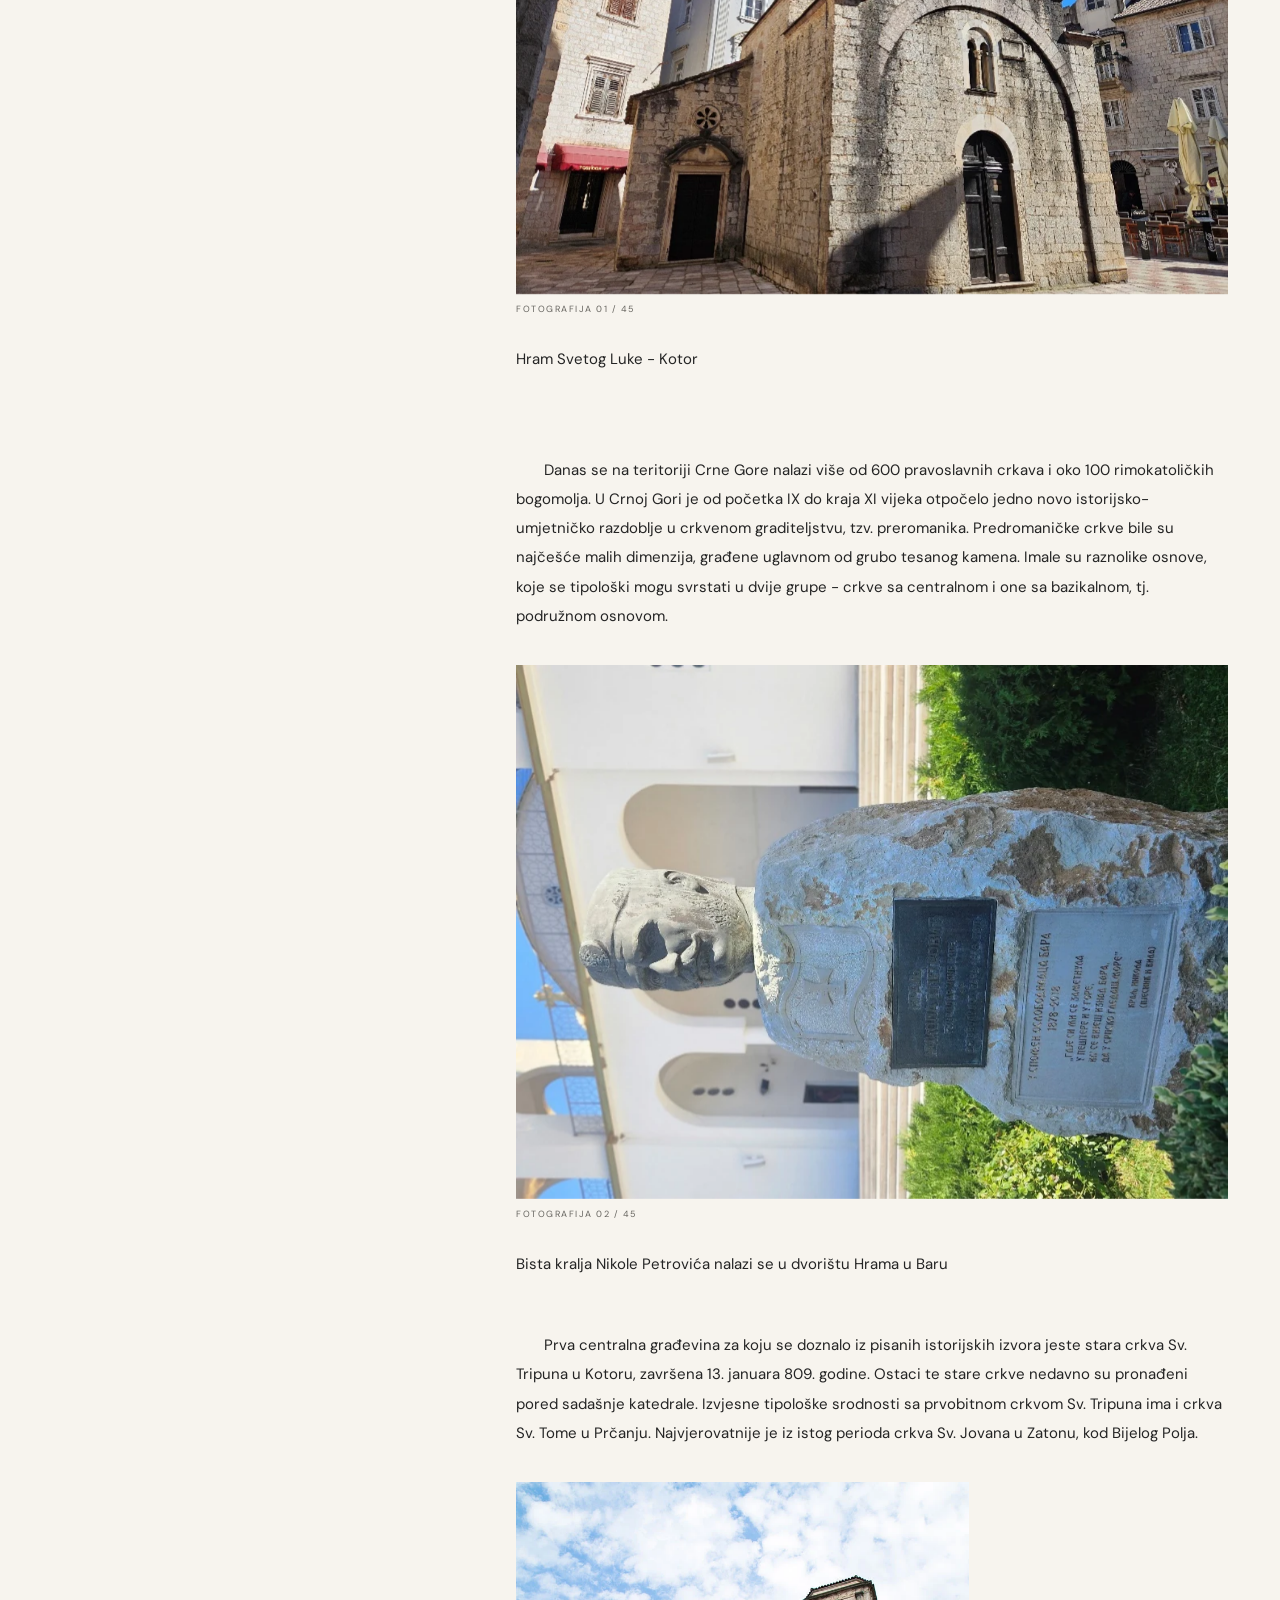
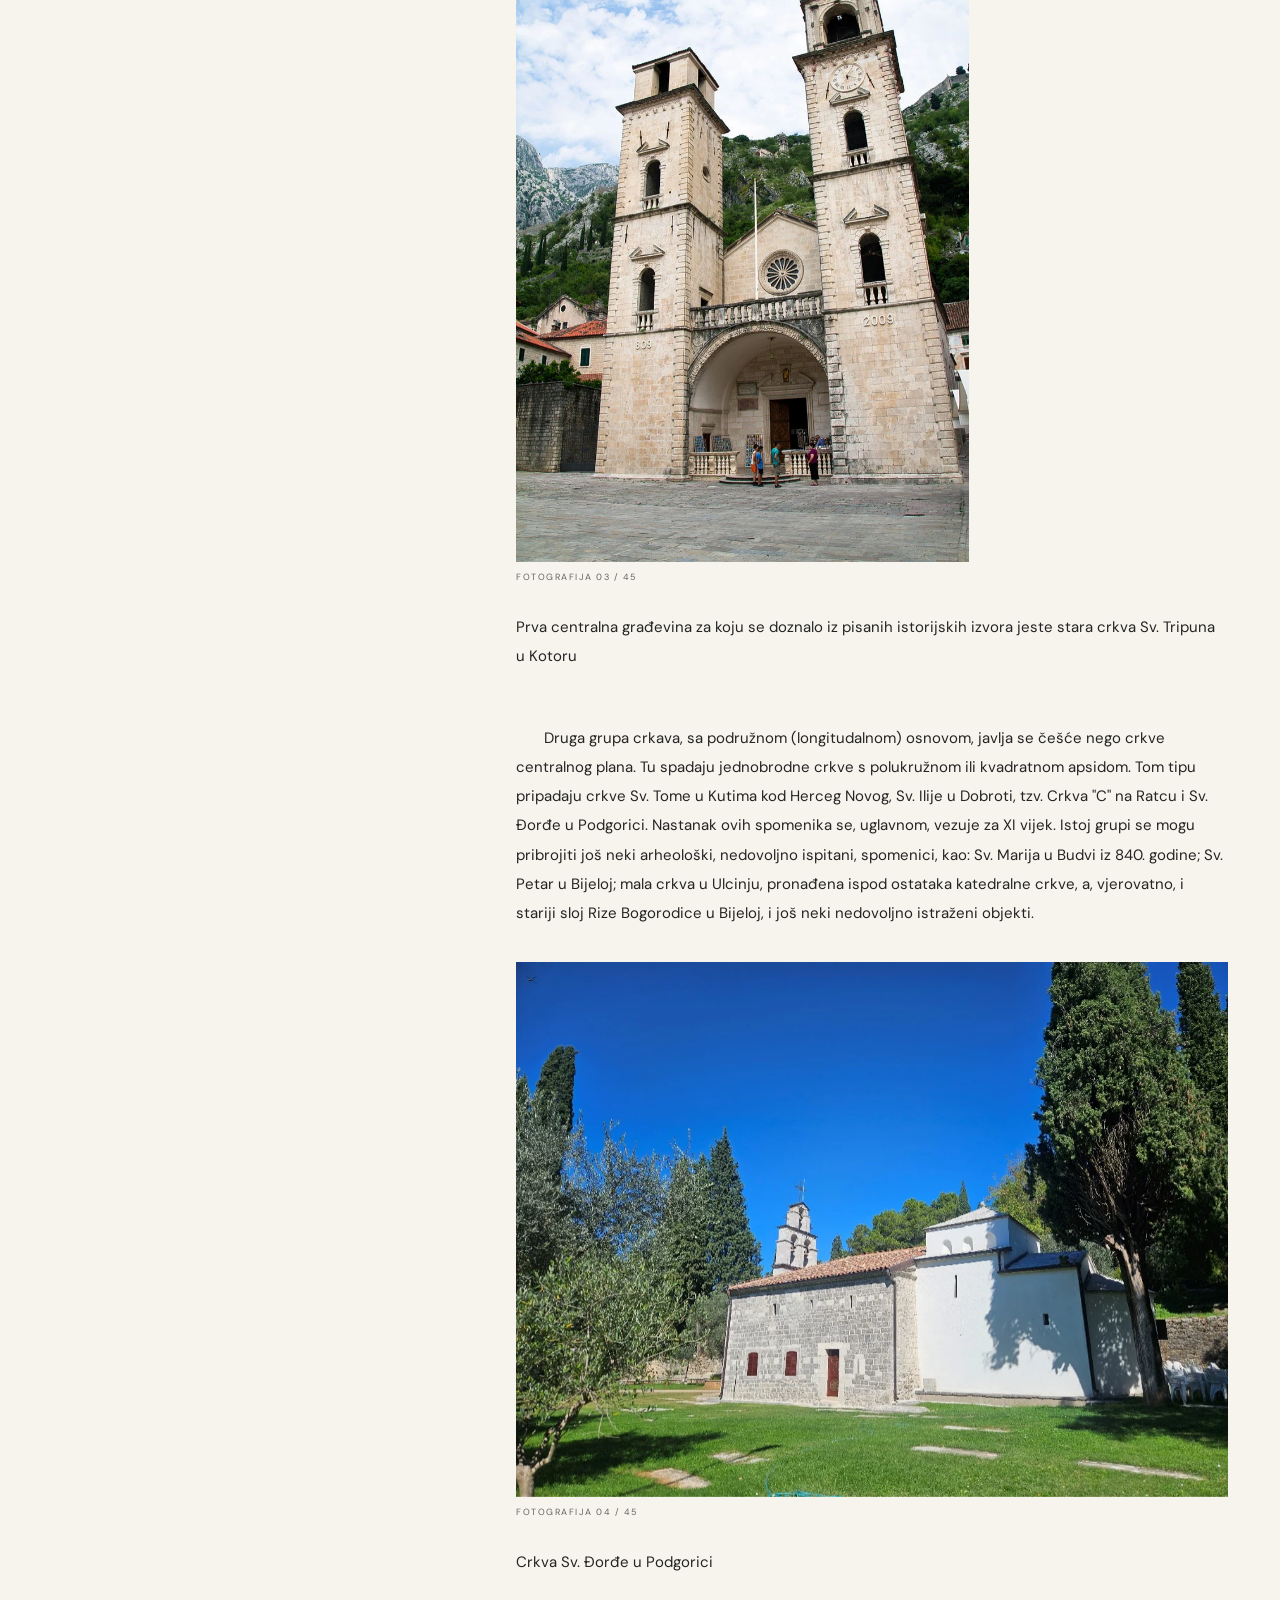
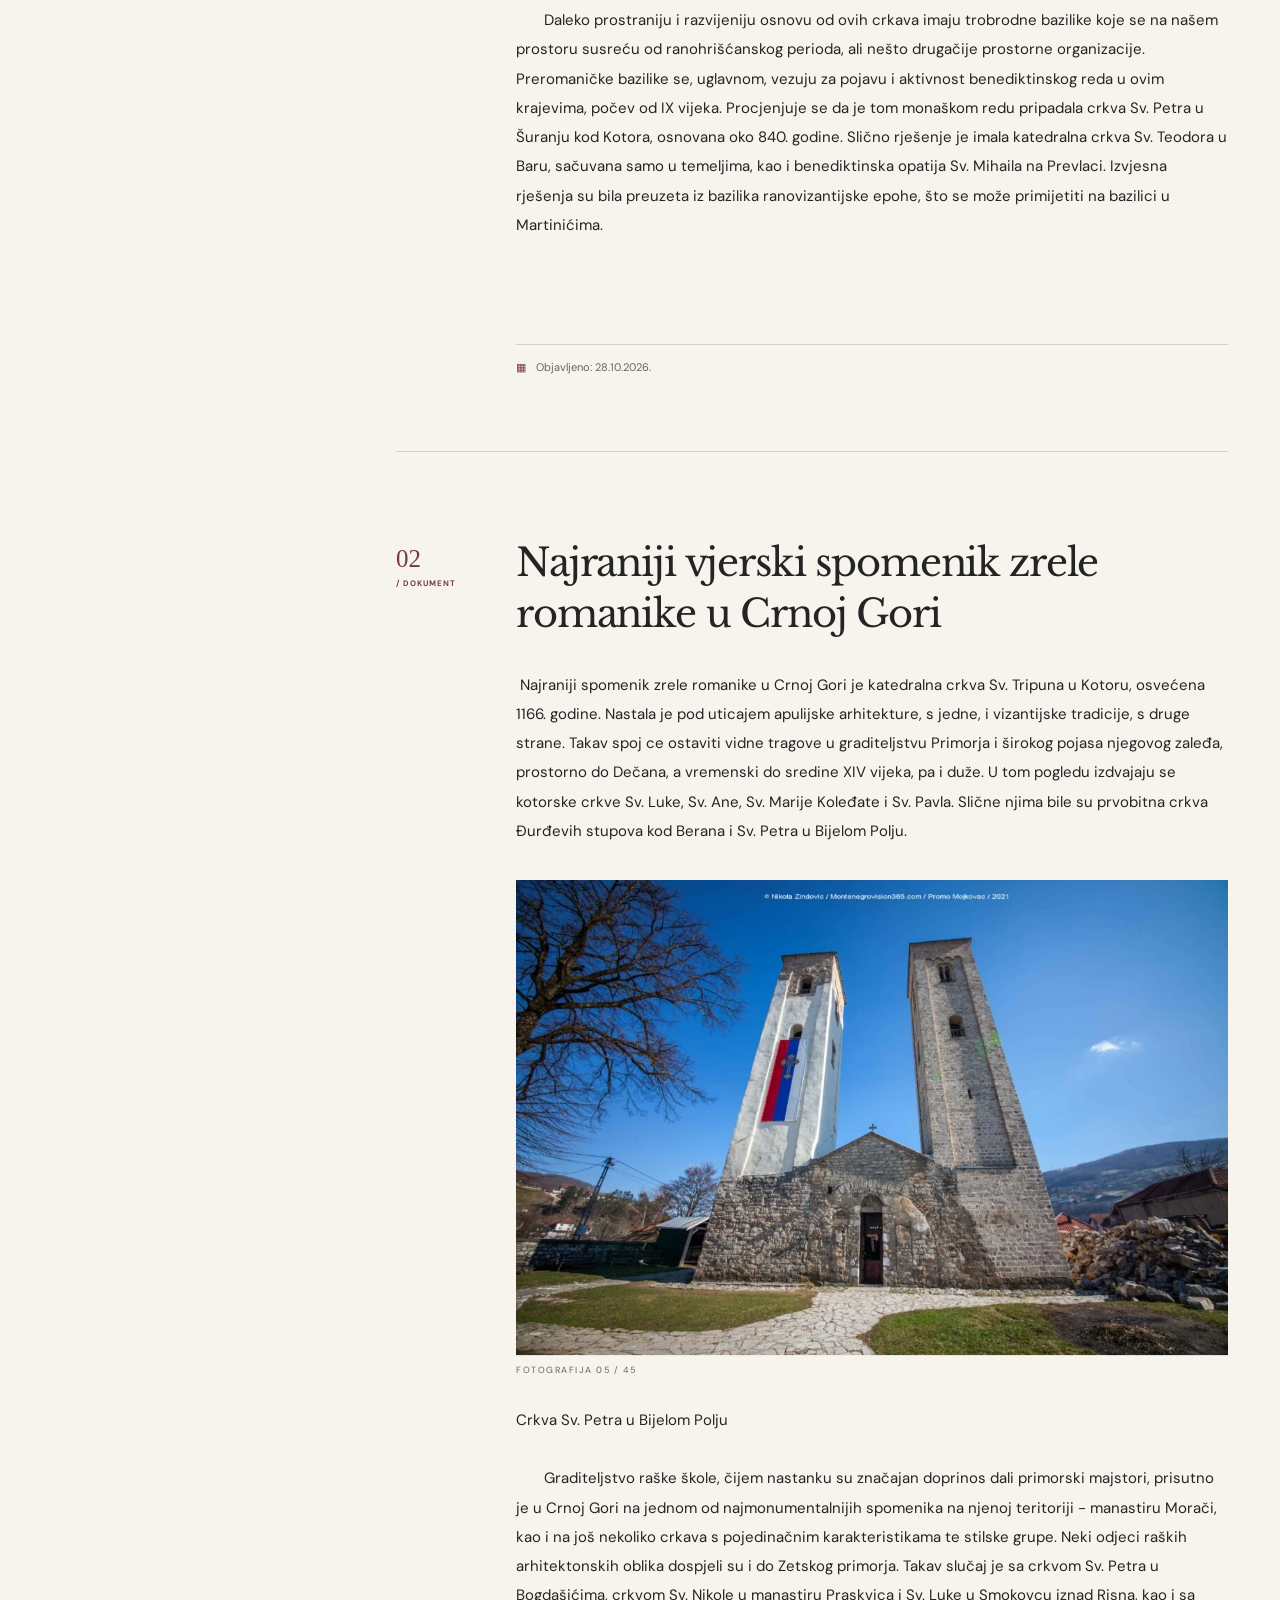
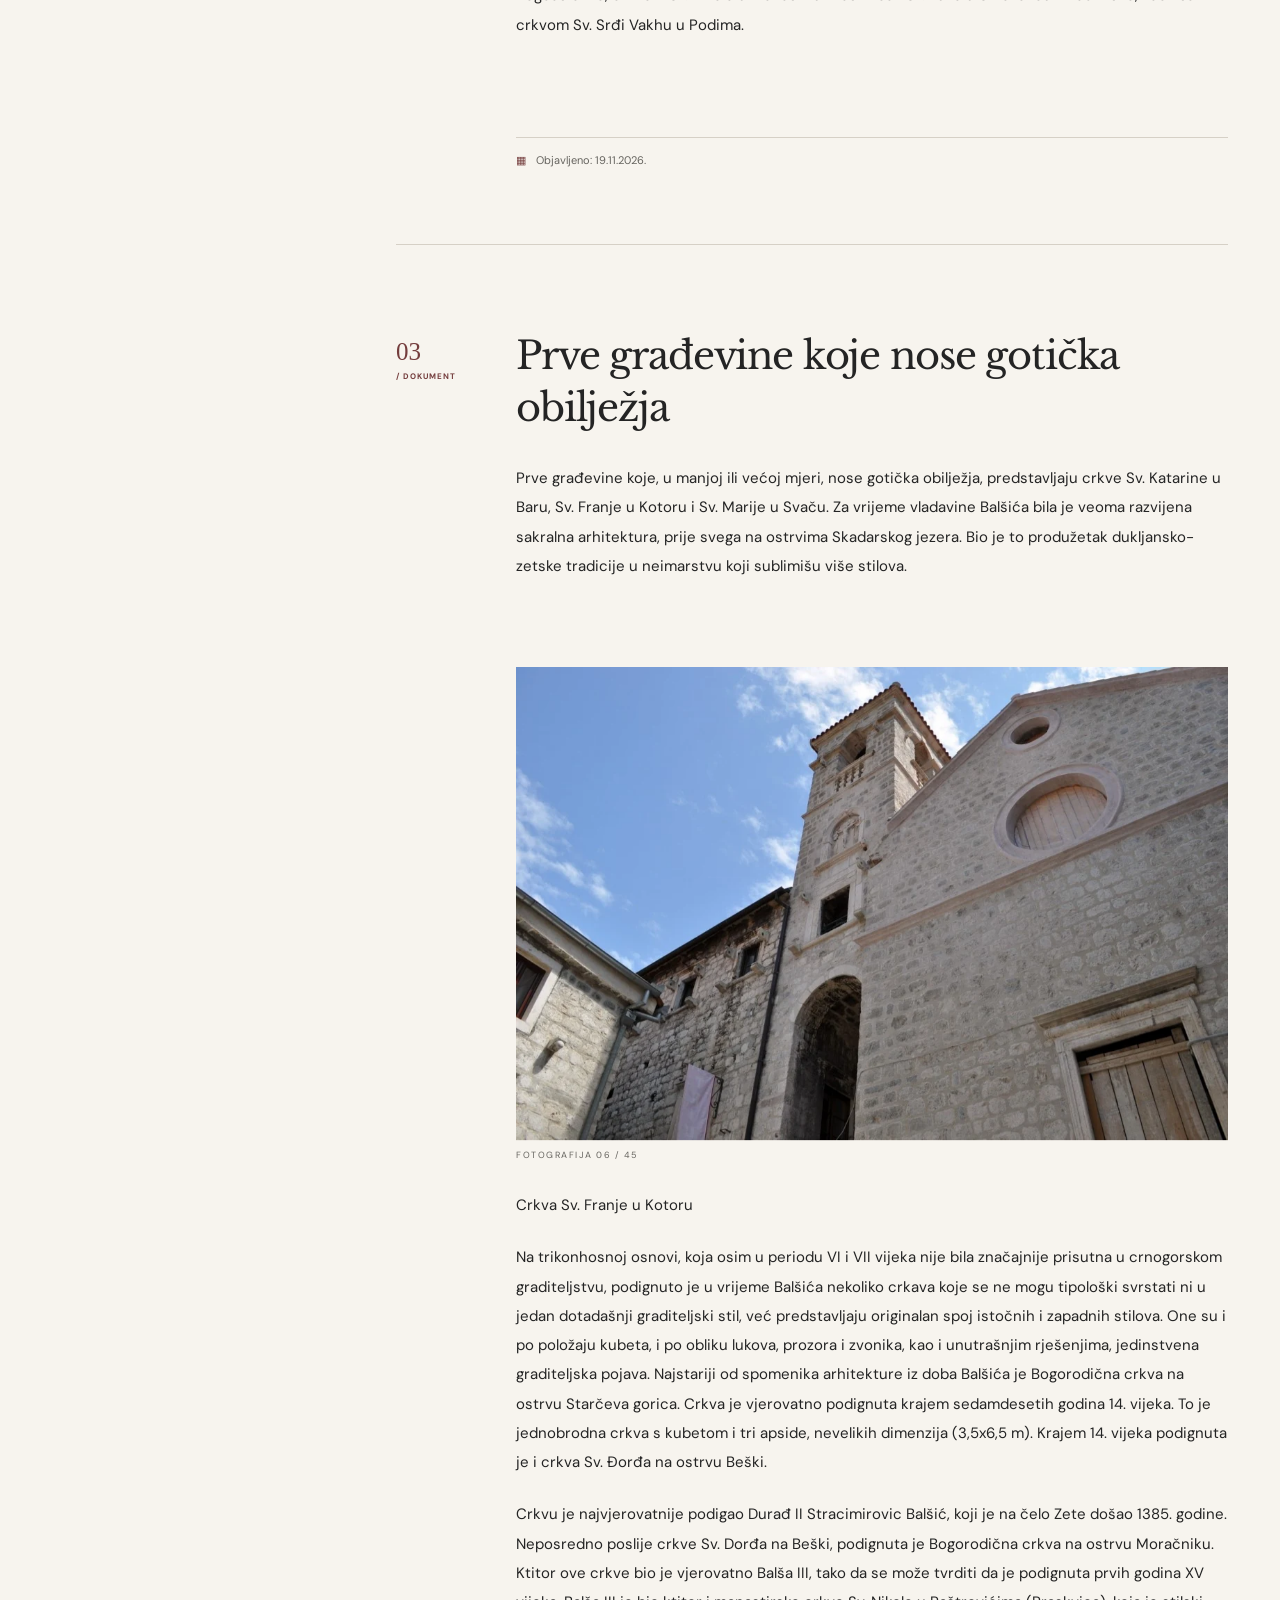
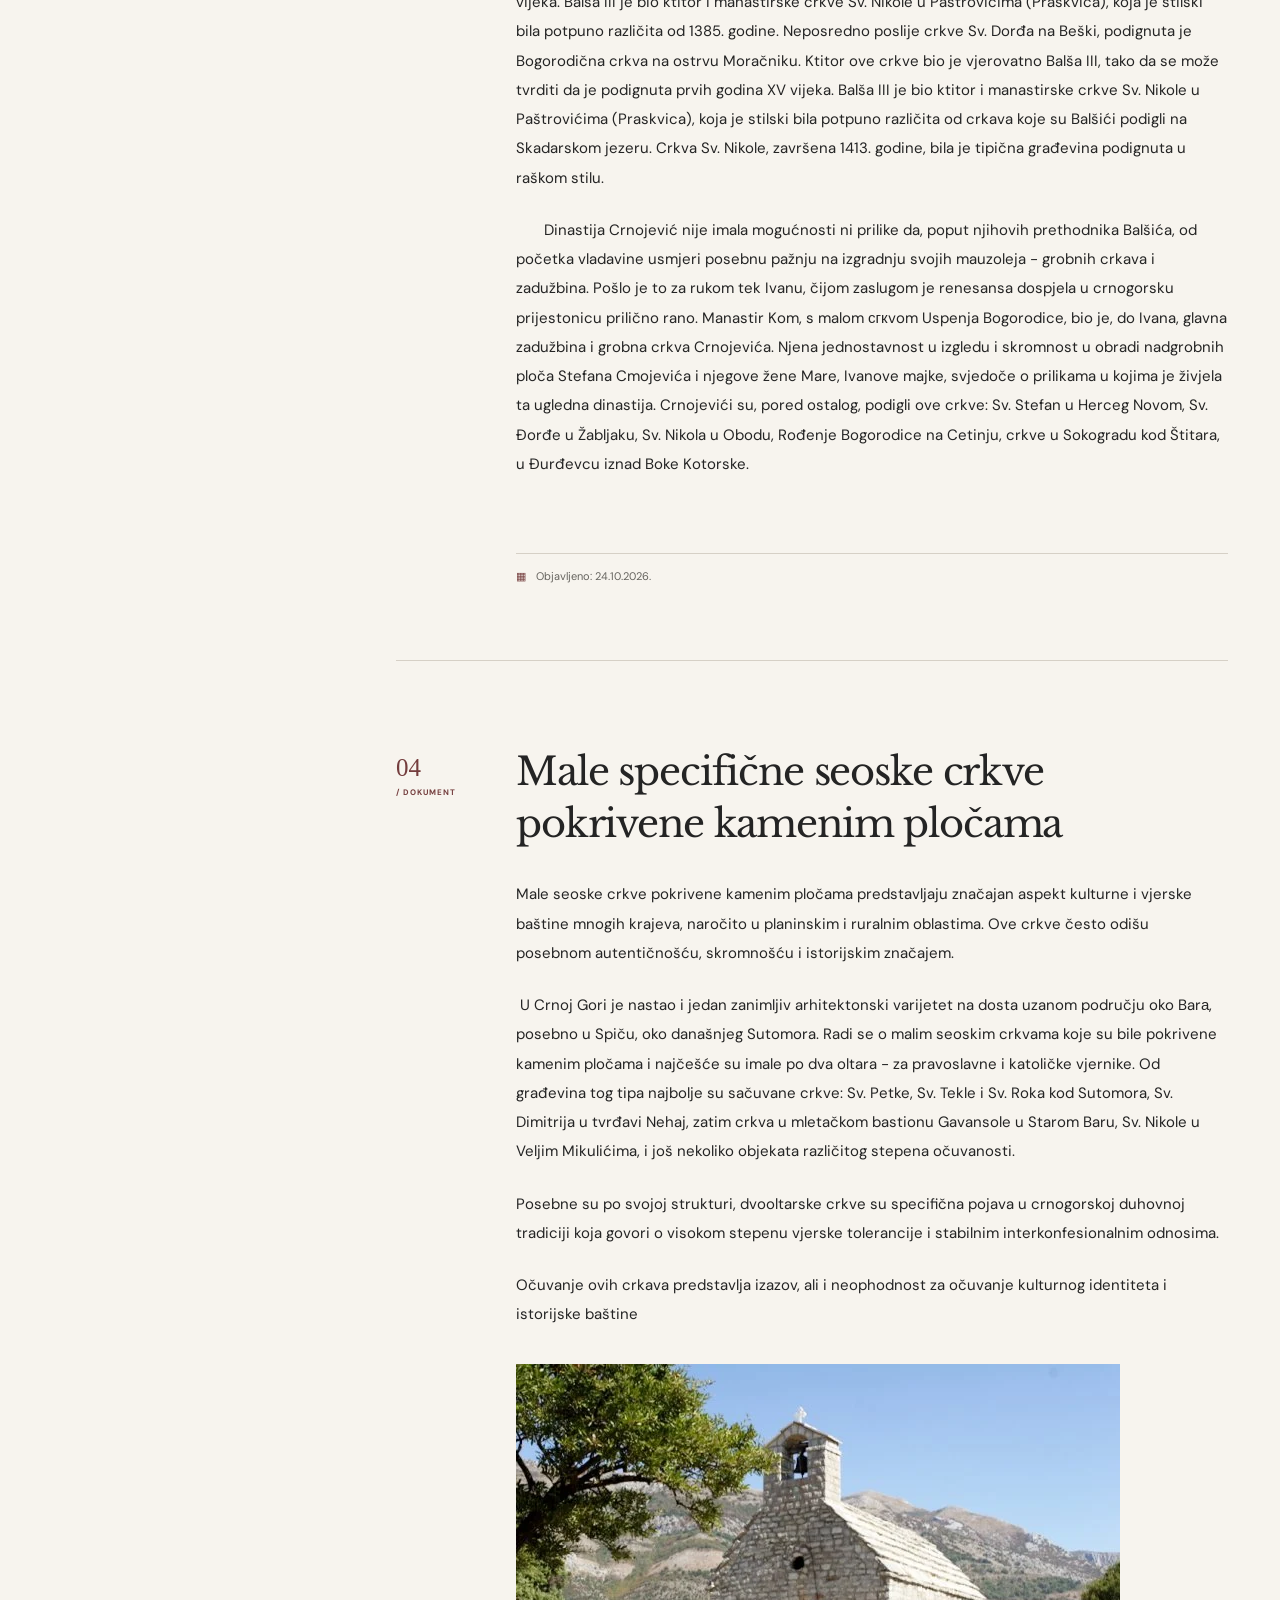
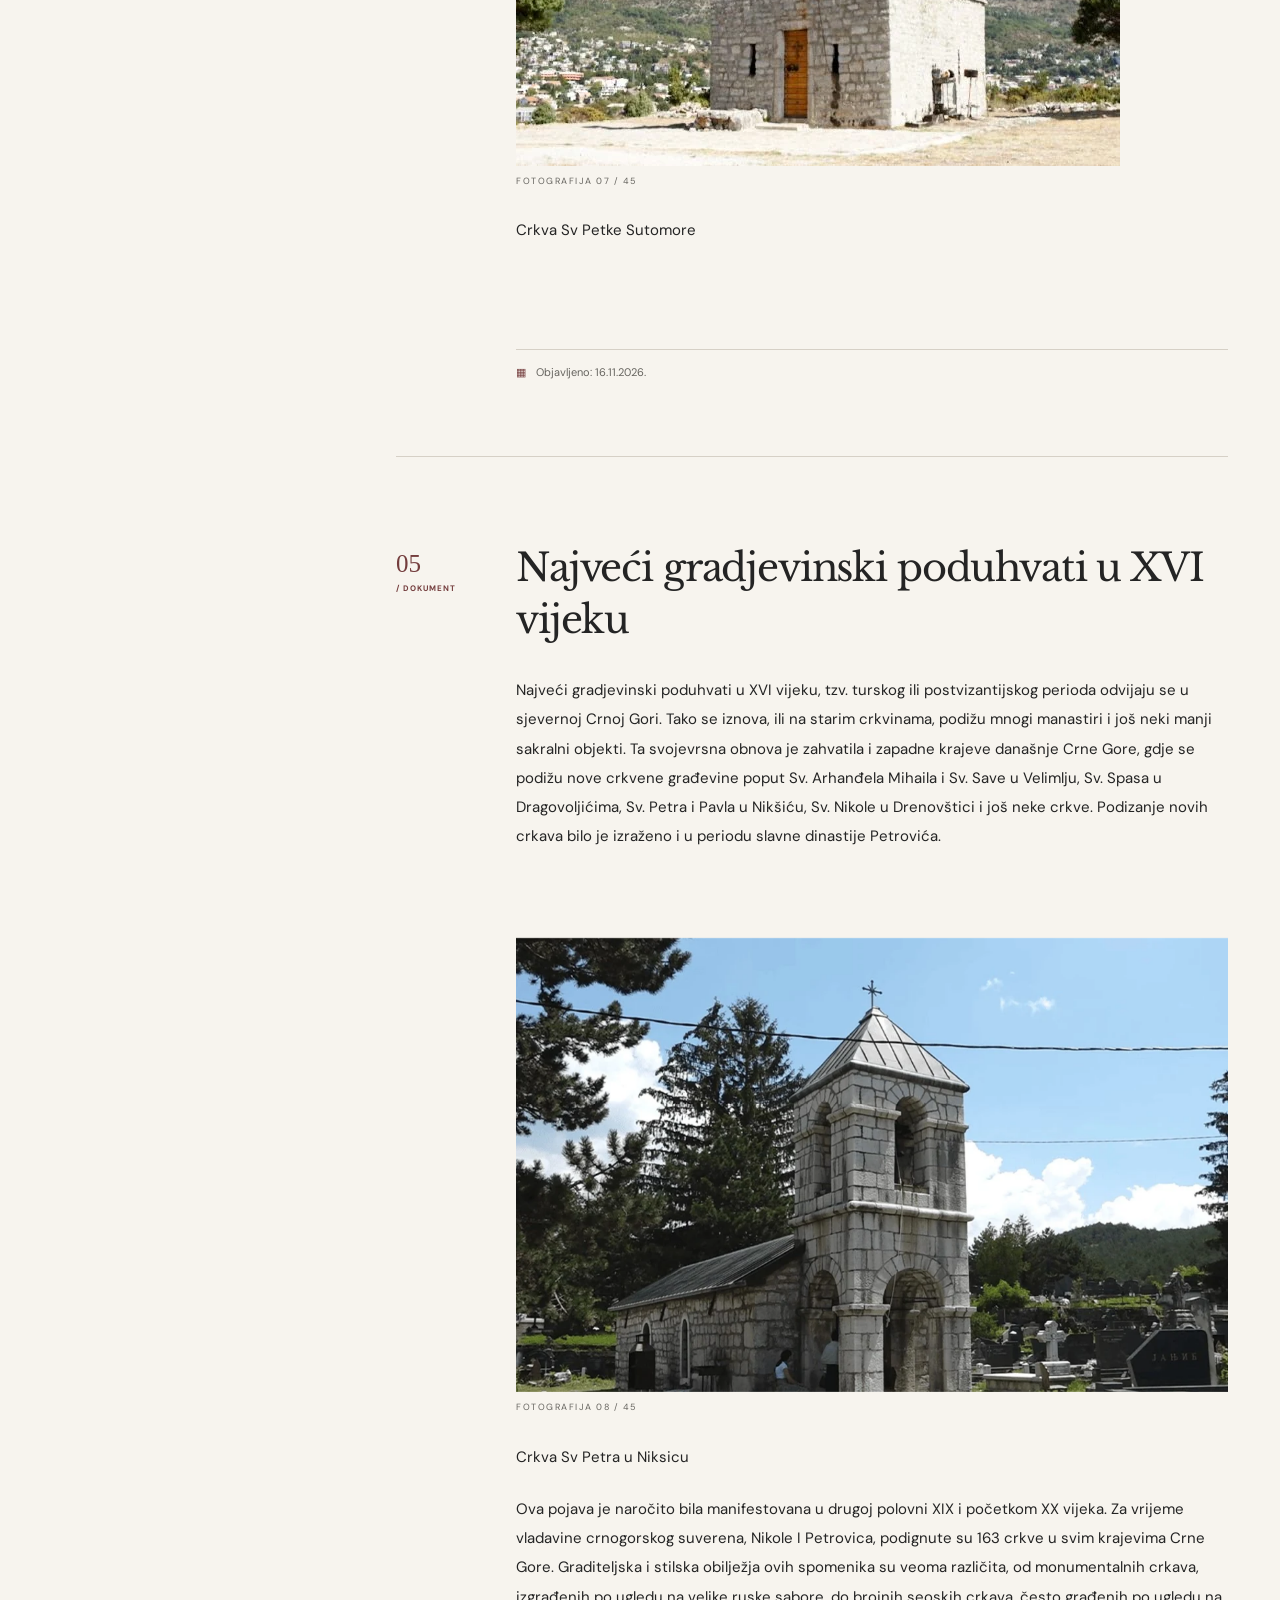
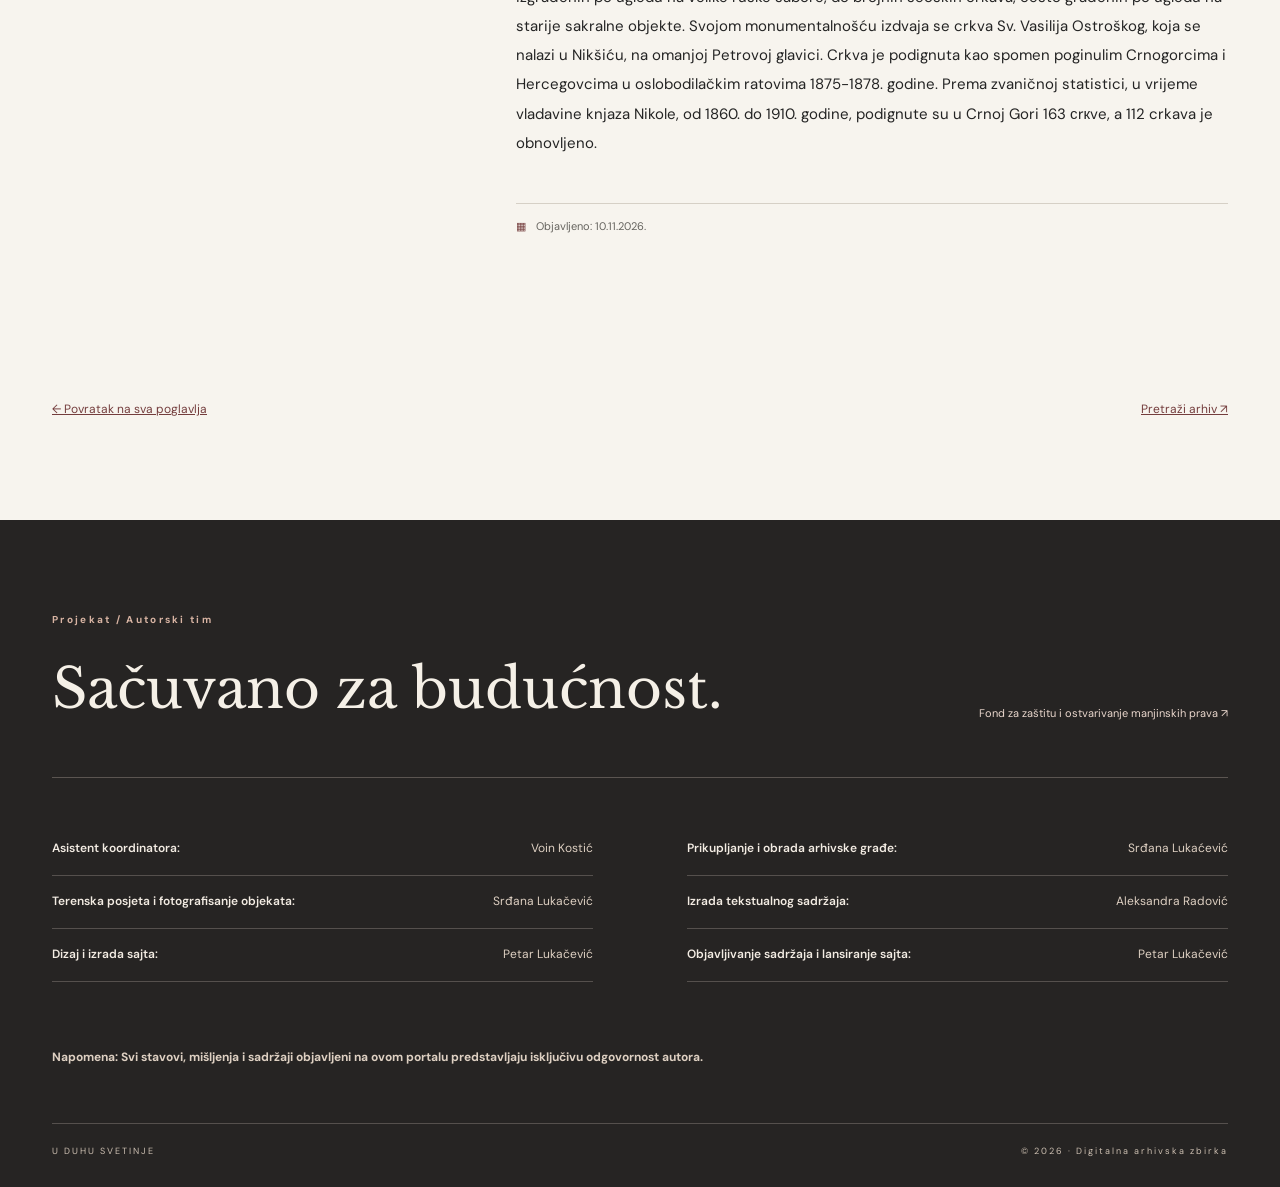
<file: istorija.html>
<!doctype html><html lang="sr-Latn-ME"><head><meta charset="utf-8"><meta name="viewport" content="width=device-width, initial-scale=1"><meta name="theme-color" content="#f7f4ee"><meta name="description" content="Istorija i graditeljstvo — arhivska građa, originalni tekstovi i fotografije projekta U duhu svetinje."><title>Istorija i graditeljstvo | U duhu svetinje</title><link rel="icon" href="assets/logo.png"><link rel="stylesheet" href="assets/site.css"><script defer src="assets/site.js"></script></head><body><a class="skip" href="#main">Preskoči na sadržaj</a><header class="header"><div class="wrap header-top"><a href="https://www.fzm.me/" target="_blank" rel="noopener noreferrer" class="foundation" aria-label="Fond za zaštitu i ostvarivanje manjinskih prava"><img src="assets/logo.png" width="64" height="66" alt="Logotip Fonda za zaštitu i ostvarivanje manjinskih prava"></a><a class="site-title" href="index.html"><small>DIGITALNI ARHIV KULTURNE BAŠTINE</small><strong>U duhu svetinje</strong></a><button class="nav-toggle" type="button" aria-expanded="false" aria-controls="primary-nav">Meni <span aria-hidden="true">☰</span></button></div><nav id="primary-nav" class="nav wrap" aria-label="Glavna navigacija"><a href="index.html" class="" >Naslovna</a><a href="projekat.html" class="" >O projektu</a><a href="istorija.html" class="current" aria-current="page">Istorija i graditeljstvo</a><a href="drustvo.html" class="" >Crkva i zajednica</a><a href="nasljedje.html" class="" >Arhitektonsko nasljeđe</a><a href="galerija.html" class="" >Fotodokumentacija</a><a href="pretraga.html" class="" >Pretraga</a></nav></header><main id="main"><div class="chapter-head"><div class="wrap"><a class="backlink" href="index.html">← Naslovna / Zbirka</a><div class="chapter-label">ARHIVSKO POGLAVLJE &nbsp; / &nbsp; 02</div><h1>Istorija i graditeljstvo</h1><div class="chapter-rule"><span>Izvorni materijal · potpuni tekst i fotografije</span><span>05 odjeljaka</span></div></div></div><div class="wrap reading-layout"><aside class="contents"><div class="contents-sticky"><div class="kicker">SADRŽAJ POGLAVLJA</div><a href="#odjeljak-39"><span>01</span>CRKVE U CRNOJ GORI - su u kontinuitetu podizane od ranog srednjeg vijeka. Inicijativu za crkveno graditeljstvo davali su uglavnom vladari. Vladavina crnogorskih dinastija (Vojislavljevića, Balšica, Crnojevića i posebno Petrovića), kao i upravljanje Zetom (Crnom Gorom) od strane srpske dinastije Nemanjića (1183-1360), odlikovala se, pored ostalog, i podizanjem velikog broja crkava.</a><a href="#odjeljak-60"><span>02</span>Najraniji vjerski spomenik zrele romanike u Crnoj Gori</a><a href="#odjeljak-67"><span>03</span>Prve građevine koje nose gotička obilježja</a><a href="#odjeljak-90"><span>04</span>Male specifične seoske crkve pokrivene kamenim pločama</a><a href="#odjeljak-98"><span>05</span>Najveći gradjevinski poduhvati u XVI vijeku</a></div></aside><article class="reading"><section class="document-section" id="odjeljak-39"><div class="section-number">01 <span>/ DOKUMENT</span></div><div class="section-reading"><h2 class="source-heading" data-source="39">CRKVE U CRNOJ GORI - su u kontinuitetu podizane od ranog srednjeg vijeka. Inicijativu za crkveno graditeljstvo davali su uglavnom vladari. Vladavina crnogorskih dinastija (Vojislavljevića, Balšica, Crnojevića i posebno Petrovića), kao i upravljanje Zetom (Crnom Gorom) od strane srpske dinastije Nemanjića (1183-1360), odlikovala se, pored ostalog, i podizanjem velikog broja crkava.</h2>
<figure class="document-photo"><button type="button" class="view-photo" aria-label="Uvećaj fotografiju: Hram Svetog Luke - Kotor" data-src="assets/photos/foto-001.webp" data-caption="Hram Svetog Luke - Kotor"><img src="assets/photos/foto-001.webp" width="962" height="721" alt="Hram Svetog Luke - Kotor" loading="lazy" decoding="async"><span class="zoom-hint" aria-hidden="true">UVEĆAJ +</span></button><figcaption><span>FOTOGRAFIJA 01 / 45</span></figcaption></figure>
<p class="source-paragraph" data-source="41">Hram Svetog Luke - Kotor </p>
<p class="source-paragraph" data-source="42">

       Danas se na teritoriji Crne Gore nalazi više od 600 pravoslavnih crkava i oko 100 rimokatoličkih bogomolja. U Crnoj Gori je od početka IX do kraja XI vijeka otpočelo jedno novo istorijsko-umjetničko razdoblje u crkvenom graditeljstvu, tzv. preromanika. Predromaničke crkve bile su najčešće malih dimenzija, građene uglavnom od grubo tesanog kamena. Imale su raznolike osnove, koje se tipološki mogu svrstati u dvije grupe - crkve sa centralnom i one sa bazikalnom, tj. podružnom osnovom.
</p>
<figure class="document-photo"><button type="button" class="view-photo" aria-label="Uvećaj fotografiju: Bista kralja Nikole Petrovića nalazi se u dvorištu Hrama u Baru" data-src="assets/photos/foto-002.webp" data-caption="Bista kralja Nikole Petrovića nalazi se u dvorištu Hrama u Baru"><img src="assets/photos/foto-002.webp" width="882" height="661" alt="Bista kralja Nikole Petrovića nalazi se u dvorištu Hrama u Baru" loading="lazy" decoding="async"><span class="zoom-hint" aria-hidden="true">UVEĆAJ +</span></button><figcaption><span>FOTOGRAFIJA 02 / 45</span></figcaption></figure>
<p class="source-paragraph" data-source="44">Bista kralja Nikole Petrovića nalazi se u dvorištu Hrama u Baru</p>
<p class="source-paragraph" data-source="45">
       Prva centralna građevina za koju se doznalo iz pisanih istorijskih izvora jeste stara crkva Sv. Tripuna u Kotoru, završena 13. januara 809. godine. Ostaci te stare crkve nedavno su pronađeni pored sadašnje katedrale. Izvjesne tipološke srodnosti sa prvobitnom crkvom Sv. Tripuna ima i crkva Sv. Tome u Prčanju. Najvjerovatnije je iz istog perioda crkva Sv. Jovana u Zatonu, kod Bijelog Polja.
</p>


<figure class="document-photo"><button type="button" class="view-photo" aria-label="Uvećaj fotografiju: Prva centralna građevina za koju se doznalo iz pisanih istorijskih izvora jeste stara crkva Sv. Tripuna u Kotoru" data-src="assets/photos/foto-003.webp" data-caption="Prva centralna građevina za koju se doznalo iz pisanih istorijskih izvora jeste stara crkva Sv. Tripuna u Kotoru"><img src="assets/photos/foto-003.webp" width="800" height="1200" alt="Prva centralna građevina za koju se doznalo iz pisanih istorijskih izvora jeste stara crkva Sv. Tripuna u Kotoru" loading="lazy" decoding="async"><span class="zoom-hint" aria-hidden="true">UVEĆAJ +</span></button><figcaption><span>FOTOGRAFIJA 03 / 45</span></figcaption></figure>
<p class="source-paragraph" data-source="49">Prva centralna građevina za koju se doznalo iz pisanih istorijskih izvora jeste stara crkva Sv. Tripuna u Kotoru</p>
<p class="source-paragraph" data-source="50">
       Druga grupa crkava, sa podružnom (longitudalnom) osnovom, javlja se češće nego crkve centralnog plana. Tu spadaju jednobrodne crkve s polukružnom ili kvadratnom apsidom. Tom tipu pripadaju crkve Sv. Tome u Kutima kod Herceg Novog, Sv. Ilije u Dobroti, tzv. Crkva &quot;C&quot; na Ratcu i Sv. Đorđe u Podgorici. Nastanak ovih spomenika se, uglavnom, vezuje za XI vijek. Istoj grupi se mogu pribrojiti još neki arheološki, nedovoljno ispitani, spomenici, kao: Sv. Marija u Budvi iz 840. godine; Sv. Petar u Bijeloj; mala crkva u Ulcinju, pronađena ispod ostataka katedralne crkve, a, vjerovatno, i stariji sloj Rize Bogorodice u Bijeloj, i još neki nedovoljno istraženi objekti.</p>
<figure class="document-photo"><button type="button" class="view-photo" aria-label="Uvećaj fotografiju: Crkva Sv. Đorđe u Podgorici" data-src="assets/photos/foto-004.webp" data-caption="Crkva Sv. Đorđe u Podgorici"><img src="assets/photos/foto-004.webp" width="1011" height="759" alt="Crkva Sv. Đorđe u Podgorici" loading="lazy" decoding="async"><span class="zoom-hint" aria-hidden="true">UVEĆAJ +</span></button><figcaption><span>FOTOGRAFIJA 04 / 45</span></figcaption></figure>
<p class="source-paragraph" data-source="52">Crkva Sv. Đorđe u Podgorici

       Daleko prostraniju i razvijeniju osnovu od ovih crkava imaju trobrodne bazilike koje se na našem prostoru susreću od ranohrišćanskog perioda, ali nešto drugačije prostorne organizacije. Preromaničke bazilike se, uglavnom, vezuju za pojavu i aktivnost benediktinskog reda u ovim krajevima, počev od IX vijeka. Procjenjuje se da je tom monaškom redu pripadala crkva Sv. Petra u Šuranju kod Kotora, osnovana oko 840. godine. Slično rješenje je imala katedralna crkva Sv. Teodora u Baru, sačuvana samo u temeljima, kao i benediktinska opatija Sv. Mihaila na Prevlaci. Izvjesna rješenja su bila preuzeta iz bazilika ranovizantijske epohe, što se može primijetiti na bazilici u Martinićima.

      </p>






<div class="published"><span aria-hidden="true">▦</span> Objavljeno: 28.10.2026.</div></div></section><section class="document-section" id="odjeljak-60"><div class="section-number">02 <span>/ DOKUMENT</span></div><div class="section-reading"><h2 class="source-heading" data-source="60">Najraniji vjerski spomenik zrele romanike u Crnoj Gori</h2>
<p class="source-paragraph" data-source="61"> Najraniji spomenik zrele romanike u Crnoj Gori je katedralna crkva Sv. Tripuna u Kotoru, osvećena 1166. godine. Nastala je pod uticajem apulijske arhitekture, s jedne, i vizantijske tradicije, s druge strane. Takav spoj ce ostaviti vidne tragove u graditeljstvu Primorja i širokog pojasa njegovog zaleđa, prostorno do Dečana, a vremenski do sredine XIV vijeka, pa i duže. U tom pogledu izdvajaju se kotorske crkve Sv. Luke, Sv. Ane, Sv. Marije Koleđate i Sv. Pavla. Slične njima bile su prvobitna crkva Đurđevih stupova kod Berana i Sv. Petra u Bijelom Polju.</p>
<figure class="document-photo"><button type="button" class="view-photo" aria-label="Uvećaj fotografiju: Crkva Sv. Petra u Bijelom Polju" data-src="assets/photos/foto-005.webp" data-caption="Crkva Sv. Petra u Bijelom Polju"><img src="assets/photos/foto-005.webp" width="1024" height="683" alt="Crkva Sv. Petra u Bijelom Polju" loading="lazy" decoding="async"><span class="zoom-hint" aria-hidden="true">UVEĆAJ +</span></button><figcaption><span>FOTOGRAFIJA 05 / 45</span></figcaption></figure>
<p class="source-paragraph" data-source="63">Crkva Sv. Petra u Bijelom Polju

       Graditeljstvo raške škole, čijem nastanku su značajan doprinos dali primorski majstori, prisutno je u Crnoj Gori na jednom od najmonumentalnijih spomenika na njenoj teritoriji - manastiru Morači, kao i na još nekoliko crkava s pojedinačnim karakteristikama te stilske grupe. Neki odjeci raških arhitektonskih oblika dospjeli su i do Zetskog primorja. Takav slučaj je sa crkvom Sv. Petra u Bogdašićima, crkvom Sv. Nikole u manastiru Praskvica i Sv. Luke u Smokovcu iznad Risna, kao i sa crkvom Sv. Srđi Vakhu u Podima.</p>


<p class="source-paragraph" data-source="66">
</p><div class="published"><span aria-hidden="true">▦</span> Objavljeno: 19.11.2026.</div></div></section><section class="document-section" id="odjeljak-67"><div class="section-number">03 <span>/ DOKUMENT</span></div><div class="section-reading"><h2 class="source-heading" data-source="67">Prve građevine koje nose gotička obilježja</h2>
<p class="source-paragraph" data-source="68">Prve građevine koje, u manjoj ili većoj mjeri, nose gotička obilježja, predstavljaju crkve Sv. Katarine u Baru, Sv. Franje u Kotoru i Sv. Marije u Svaču. Za vrijeme vladavine Balšića bila je veoma razvijena sakralna arhitektura, prije svega na ostrvima Skadarskog jezera. Bio je to produžetak dukljansko-zetske tradicije u neimarstvu koji sublimišu više stilova. </p>
<p class="source-paragraph" data-source="69"> </p>
<figure class="document-photo"><button type="button" class="view-photo" aria-label="Uvećaj fotografiju: Crkva Sv. Franje u Kotoru" data-src="assets/photos/foto-006.webp" data-caption="Crkva Sv. Franje u Kotoru"><img src="assets/photos/foto-006.webp" width="1024" height="680" alt="Crkva Sv. Franje u Kotoru" loading="lazy" decoding="async"><span class="zoom-hint" aria-hidden="true">UVEĆAJ +</span></button><figcaption><span>FOTOGRAFIJA 06 / 45</span></figcaption></figure>
<p class="source-paragraph" data-source="70">Crkva Sv. Franje u Kotoru</p>

<p class="source-paragraph" data-source="72">Na trikonhosnoj osnovi, koja osim u periodu VI i VII vijeka nije bila značajnije prisutna u crnogorskom graditeljstvu, podignuto je u vrijeme Balšića nekoliko crkava koje se ne mogu tipološki svrstati ni u jedan dotadašnji graditeljski stil, već predstavljaju originalan spoj istočnih i zapadnih stilova. One su i po položaju kubeta, i po obliku lukova, prozora i zvonika, kao i unutrašnjim rješenjima, jedinstvena graditeljska pojava. Najstariji od spomenika arhitekture iz doba Balšića je Bogorodična crkva na ostrvu Starčeva gorica. Crkva je vjerovatno podignuta krajem sedamdesetih godina 14. vijeka. To je jednobrodna crkva s kubetom i tri apside, nevelikih dimenzija (3,5x6,5 m). Krajem 14. vijeka podignuta je i crkva Sv. Đorđa na ostrvu Beški.</p>
<p class="source-paragraph" data-source="73">Crkvu je najvjerovatnije podigao Durađ II Stracimirovic Balšić, koji je na čelo Zete došao 1385. godine. Neposredno poslije crkve Sv. Dorđa na Beški, podignuta je Bogorodična crkva na ostrvu Moračniku. Ktitor ove crkve bio je vjerovatno Balša III, tako da se može tvrditi da je podignuta prvih godina XV vijeka. Balša III je bio ktitor i manastirske crkve Sv. Nikole u Paštrovićima (Praskvica), koja je stilski bila potpuno različita od 1385. godine. Neposredno poslije crkve Sv. Dorđa na Beški, podignuta je Bogorodična crkva na ostrvu Moračniku. Ktitor ove crkve bio je vjerovatno Balša III, tako da se može tvrditi da je podignuta prvih godina XV vijeka. Balša III je bio ktitor i manastirske crkve Sv. Nikole u Paštrovićima (Praskvica), koja je stilski bila potpuno različita od crkava koje su Balšići podigli na Skadarskom jezeru. Crkva Sv. Nikole, završena 1413. godine, bila je tipična građevina podignuta u raškom stilu.</p>
<p class="source-paragraph" data-source="74">       Dinastija Crnojević nije imala mogućnosti ni prilike da, poput njihovih prethodnika Balšića, od početka vladavine usmjeri posebnu pažnju na izgradnju svojih mauzoleja - grobnih crkava i zadužbina. Pošlo je to za rukom tek Ivanu, čijom zaslugom je renesansa dospjela u crnogorsku prijestonicu prilično rano. Manastir Kom, s malom сгкvom Uspenja Bogorodice, bio je, do Ivana, glavna zadužbina i grobna crkva Crnojevića. Njena jednostavnost u izgledu i skromnost u obradi nadgrobnih ploča Stefana Cmojevića i njegove žene Mare, Ivanove majke, svjedoče o prilikama u kojima je živjela ta ugledna dinastija. Crnojevići su, pored ostalog, podigli ove crkve: Sv. Stefan u Herceg Novom, Sv. Đorđe u Žabljaku, Sv. Nikola u Obodu, Rođenje Bogorodice na Cetinju, crkve u Sokogradu kod Štitara, u Đurđevcu iznad Boke Kotorske.

</p>














<div class="published"><span aria-hidden="true">▦</span> Objavljeno: 24.10.2026.</div></div></section><section class="document-section" id="odjeljak-90"><div class="section-number">04 <span>/ DOKUMENT</span></div><div class="section-reading"><h2 class="source-heading" data-source="90">Male specifične seoske crkve pokrivene kamenim pločama      </h2>
<p class="source-paragraph" data-source="91">Male seoske crkve pokrivene kamenim pločama predstavljaju značajan aspekt kulturne i vjerske baštine mnogih krajeva, naročito u planinskim i ruralnim oblastima. Ove crkve često odišu posebnom autentičnošću, skromnošću i istorijskim značajem. </p>
<p class="source-paragraph" data-source="92"> U Crnoj Gori je nastao i jedan zanimljiv arhitektonski varijetet na dosta uzanom području oko Barа, posebno u Spiču, oko današnjeg Sutomora. Radi se o malim seoskim crkvama koje su bile pokrivene kamenim pločama i najčešće su imale po dva oltara - za pravoslavne i katoličke vjernike. Od građevina tog tipa najbolje su sačuvane crkve: Sv. Petke, Sv. Tekle i Sv. Roka kod Sutomora, Sv. Dimitrija u tvrđavi Nehaj, zatim crkva u mletačkom bastionu Gavansole u Starom Baru, Sv. Nikole u Veljim Mikulićima, i još nekoliko objekata različitog stepena očuvanosti.</p>
<p class="source-paragraph" data-source="93">Posebne su po svojoj strukturi, dvooltarske crkve su specifična pojava u crnogorskoj duhovnoj tradiciji koja govori o visokom stepenu vjerske tolerancije i stabilnim interkonfesionalnim odnosima.</p>
<p class="source-paragraph" data-source="94">Očuvanje ovih crkava predstavlja izazov, ali i neophodnost za očuvanje kulturnog identiteta i istorijske baštine</p>
<figure class="document-photo"><button type="button" class="view-photo" aria-label="Uvećaj fotografiju: Crkva Sv Petke Sutomore" data-src="assets/photos/foto-007.webp" data-caption="Crkva Sv Petke Sutomore"><img src="assets/photos/foto-007.webp" width="604" height="402" alt="Crkva Sv Petke Sutomore" loading="lazy" decoding="async"><span class="zoom-hint" aria-hidden="true">UVEĆAJ +</span></button><figcaption><span>FOTOGRAFIJA 07 / 45</span></figcaption></figure>
<p class="source-paragraph" data-source="96">Crkva Sv Petke Sutomore

       </p>
<div class="published"><span aria-hidden="true">▦</span> Objavljeno: 16.11.2026.</div></div></section><section class="document-section" id="odjeljak-98"><div class="section-number">05 <span>/ DOKUMENT</span></div><div class="section-reading"><h2 class="source-heading" data-source="98">Najveći gradjevinski poduhvati u XVI vijeku</h2>
<p class="source-paragraph" data-source="99">Najveći gradjevinski poduhvati u XVI vijeku, tzv. turskog ili postvizantijskog perioda odvijaju se u sjevernoj Crnoj Gori. Tako se iznova, ili na starim crkvinama, podižu mnogi manastiri i još neki manji sakralni objekti. Ta svojevrsna obnova je zahvatila i zapadne krajeve današnje Crne Gore, gdje se podižu nove crkvene građevine poput Sv. Arhanđela Mihaila i Sv. Save u Velimlju, Sv. Spasa u Dragovoljićima, Sv. Petra i Pavla u Nikšiću, Sv. Nikole u Drenovštici i još neke crkve. Podizanje novih crkava bilo je izraženo i u periodu slavne dinastije Petrovića.</p>
<p class="source-paragraph" data-source="100"> </p>
<figure class="document-photo"><button type="button" class="view-photo" aria-label="Uvećaj fotografiju: Crkva Sv Petra u Niksicu" data-src="assets/photos/foto-008.webp" data-caption="Crkva Sv Petra u Niksicu"><img src="assets/photos/foto-008.webp" width="1084" height="691" alt="Crkva Sv Petra u Niksicu" loading="lazy" decoding="async"><span class="zoom-hint" aria-hidden="true">UVEĆAJ +</span></button><figcaption><span>FOTOGRAFIJA 08 / 45</span></figcaption></figure>
<p class="source-paragraph" data-source="101">Crkva Sv Petra u Niksicu</p>
<p class="source-paragraph" data-source="102">Ova pojava je naročito bila manifestovana u drugoj polovni XIX i početkom XX vijeka. Za vrijeme vladavine crnogorskog suverena, Nikole I Petrovica, podignute su 163 crkve u svim krajevima Crne Gore. Graditeljska i stilska obilježja ovih spomenika su veoma različita, od monumentalnih crkava, izgrađenih po ugledu na velike ruske sabore, do brojnih seoskih crkava, često građenih po ugledu na starije sakralne objekte. Svojom monumentalnošću izdvaja se crkva Sv. Vasilija Ostroškog, koja se nalazi u Nikšiću, na omanjoj Petrovoj glavici. Crkva je podignuta kao spomen poginulim Crnogorcima i Hercegovcima u oslobodilačkim ratovima 1875-1878. godine. Prema zvaničnoj statistici, u vrijeme vladavine knjaza Nikole, od 1860. do 1910. godine, podignute su u Crnoj Gori 163 сrкve, a 112 crkava je obnovljeno.</p>


<div class="published"><span aria-hidden="true">▦</span> Objavljeno: 10.11.2026.</div></div></section></article></div><div class="wrap chapter-end"><a href="index.html">← Povratak na sva poglavlja</a><a href="pretraga.html">Pretraži arhiv ↗</a></div></main><footer class="site-footer"><div class="wrap"><div class="footer-header"><div><span class="kicker">Projekat / Autorski tim</span><h2>Sačuvano za budućnost.</h2></div><a href="https://www.fzm.me/" target="_blank" rel="noopener noreferrer">Fond za zaštitu i ostvarivanje manjinskih prava ↗</a></div><div class="credits"><div class="credit"><strong>Asistent koordinatora:</strong><span>Voin Kostić</span></div><div class="credit"><strong>Prikupljanje i obrada arhivske građe:</strong><span>Srđana Lukaćević</span></div><div class="credit"><strong>Terenska posjeta i fotografisanje objekata:</strong><span>Srđana Lukačević</span></div><div class="credit"><strong>Izrada tekstualnog sadržaja:</strong><span>Aleksandra Radović</span></div><div class="credit"><strong>Dizaj i izrada sajta:</strong><span>Petar Lukačević</span></div><div class="credit"><strong>Objavljivanje sadržaja i lansiranje sajta:</strong><span>Petar Lukačević</span></div></div><p class="disclaimer"><strong>Napomena: Svi stavovi, mišljenja i sadržaji objavljeni na ovom portalu predstavljaju isključivu odgovornost autora.</strong></p><div class="copyright">U DUHU SVETINJE <span>© 2026 · Digitalna arhivska zbirka</span></div></div></footer><dialog id="photo-dialog" aria-label="Prikaz uvećane fotografije"><button type="button" class="modal-close" aria-label="Zatvori fotografiju">✕</button><figure><img id="dialog-image" alt=""><figcaption id="dialog-caption"></figcaption></figure></dialog></body></html>
</file>
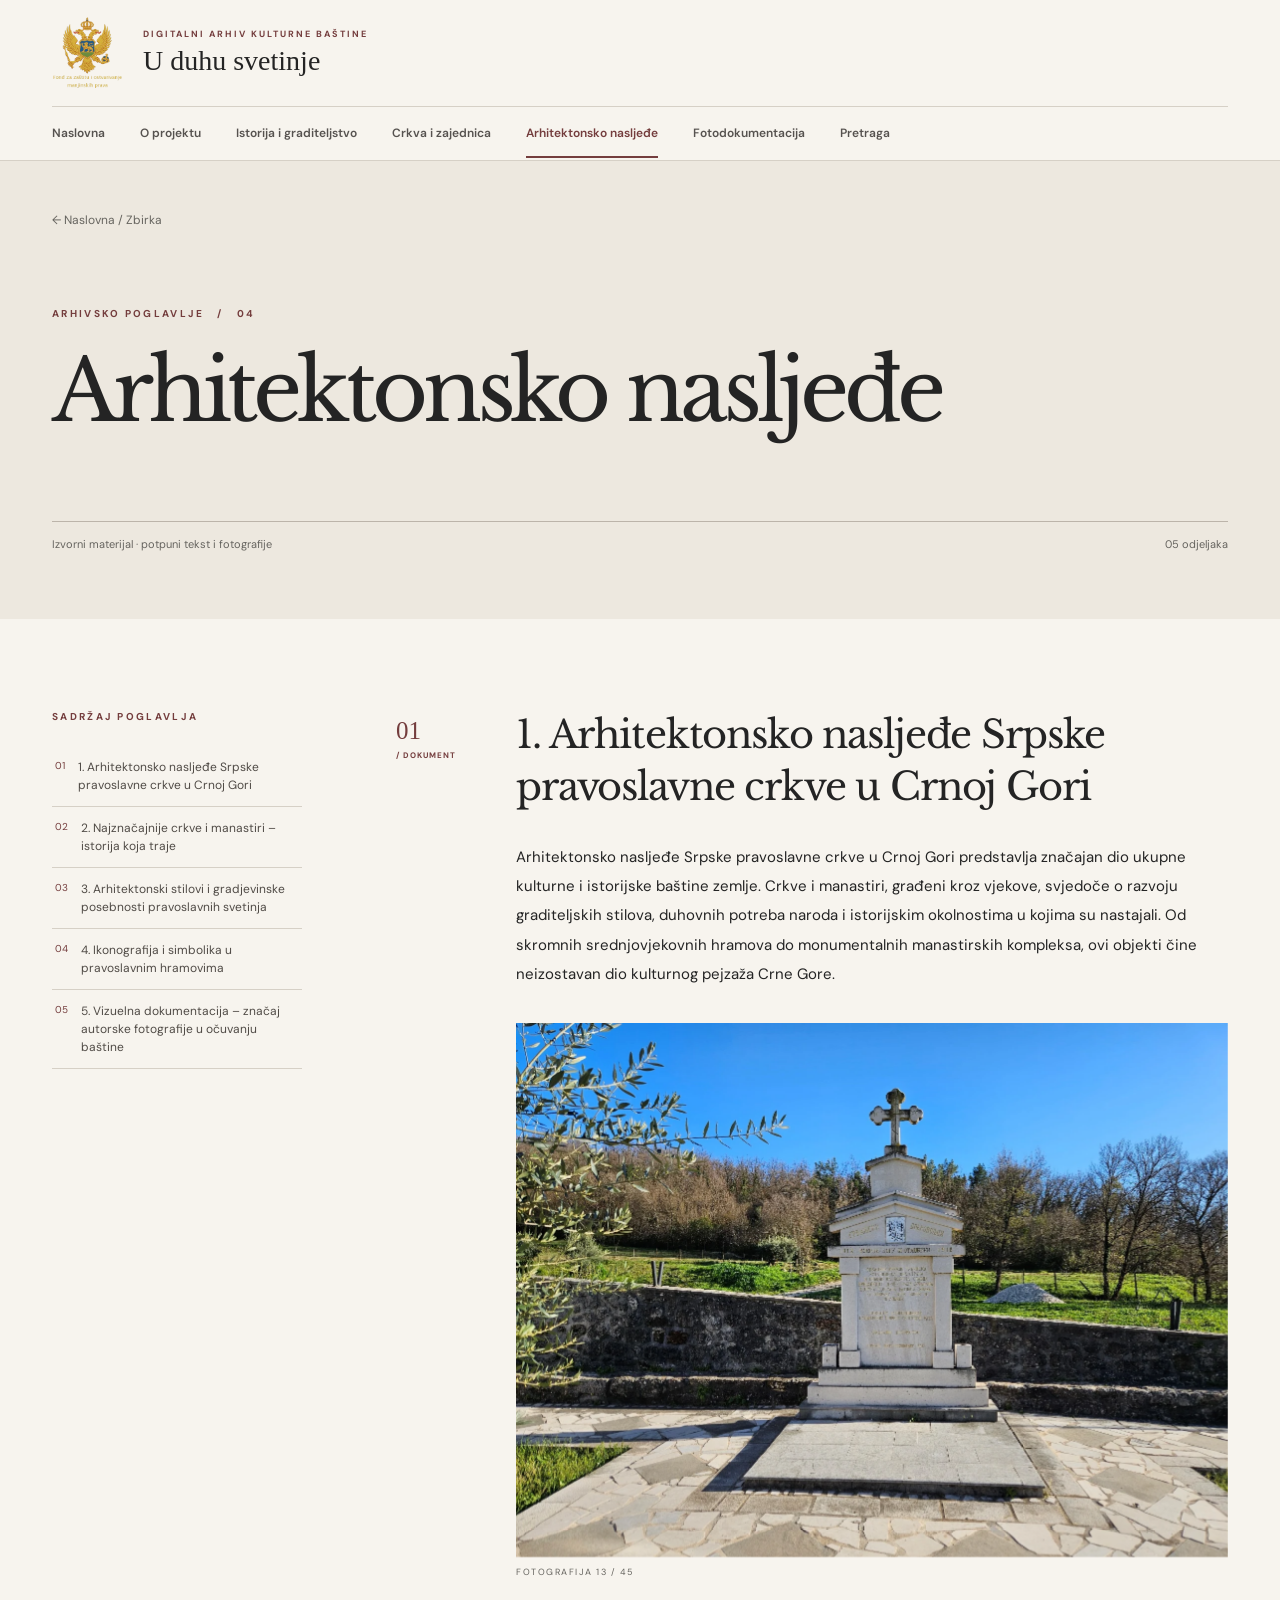
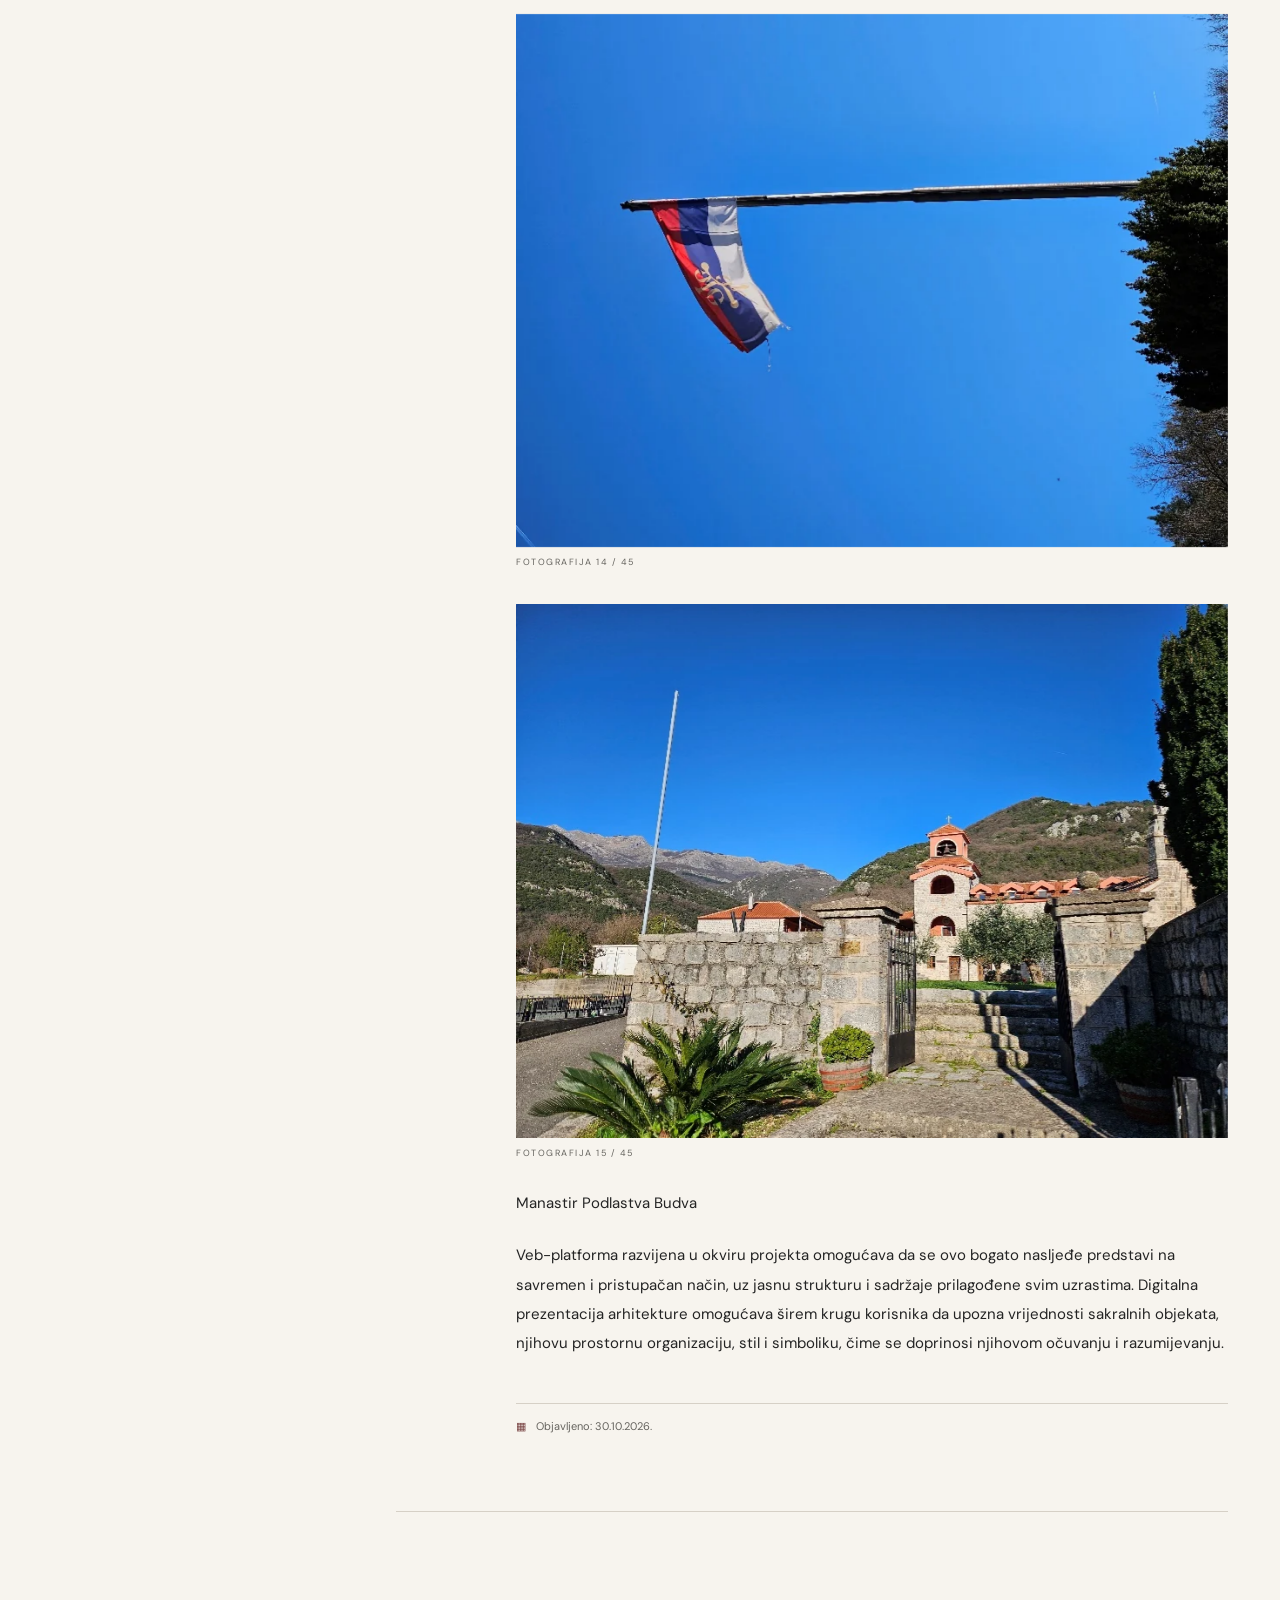
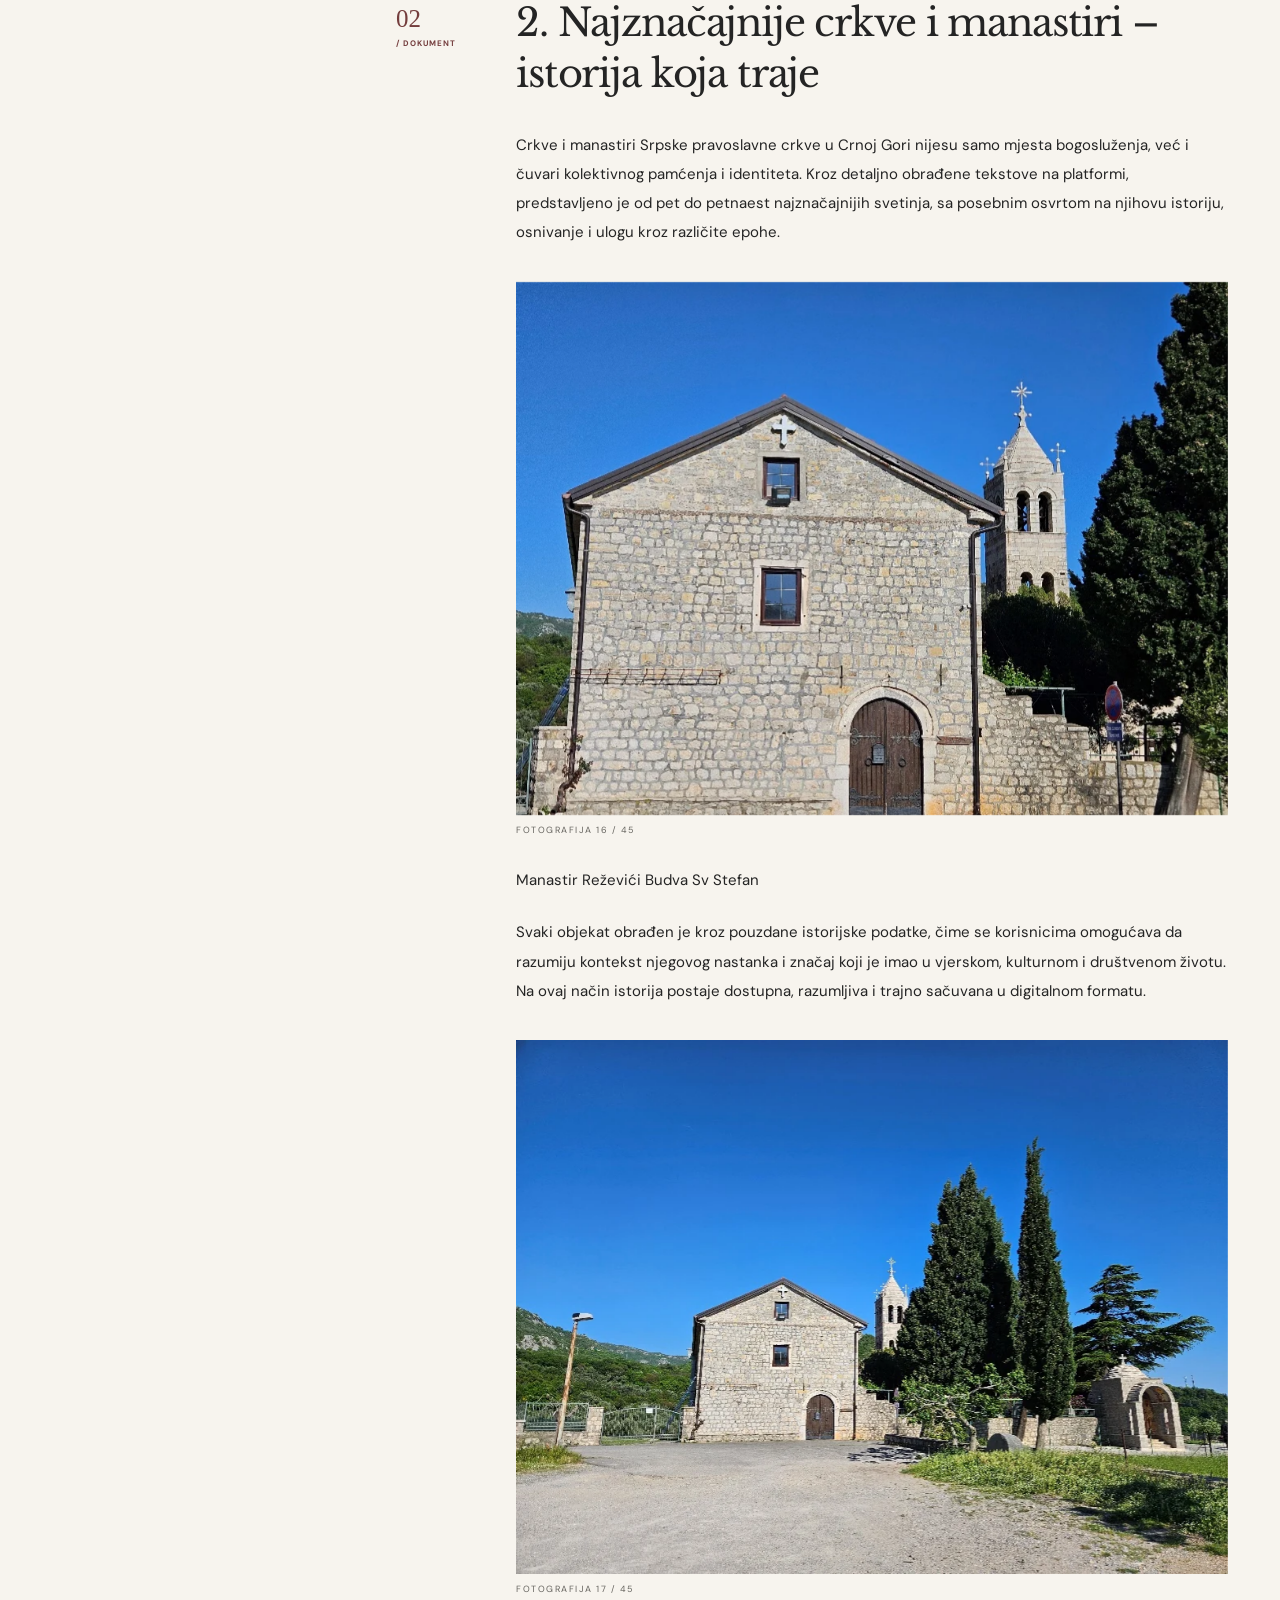
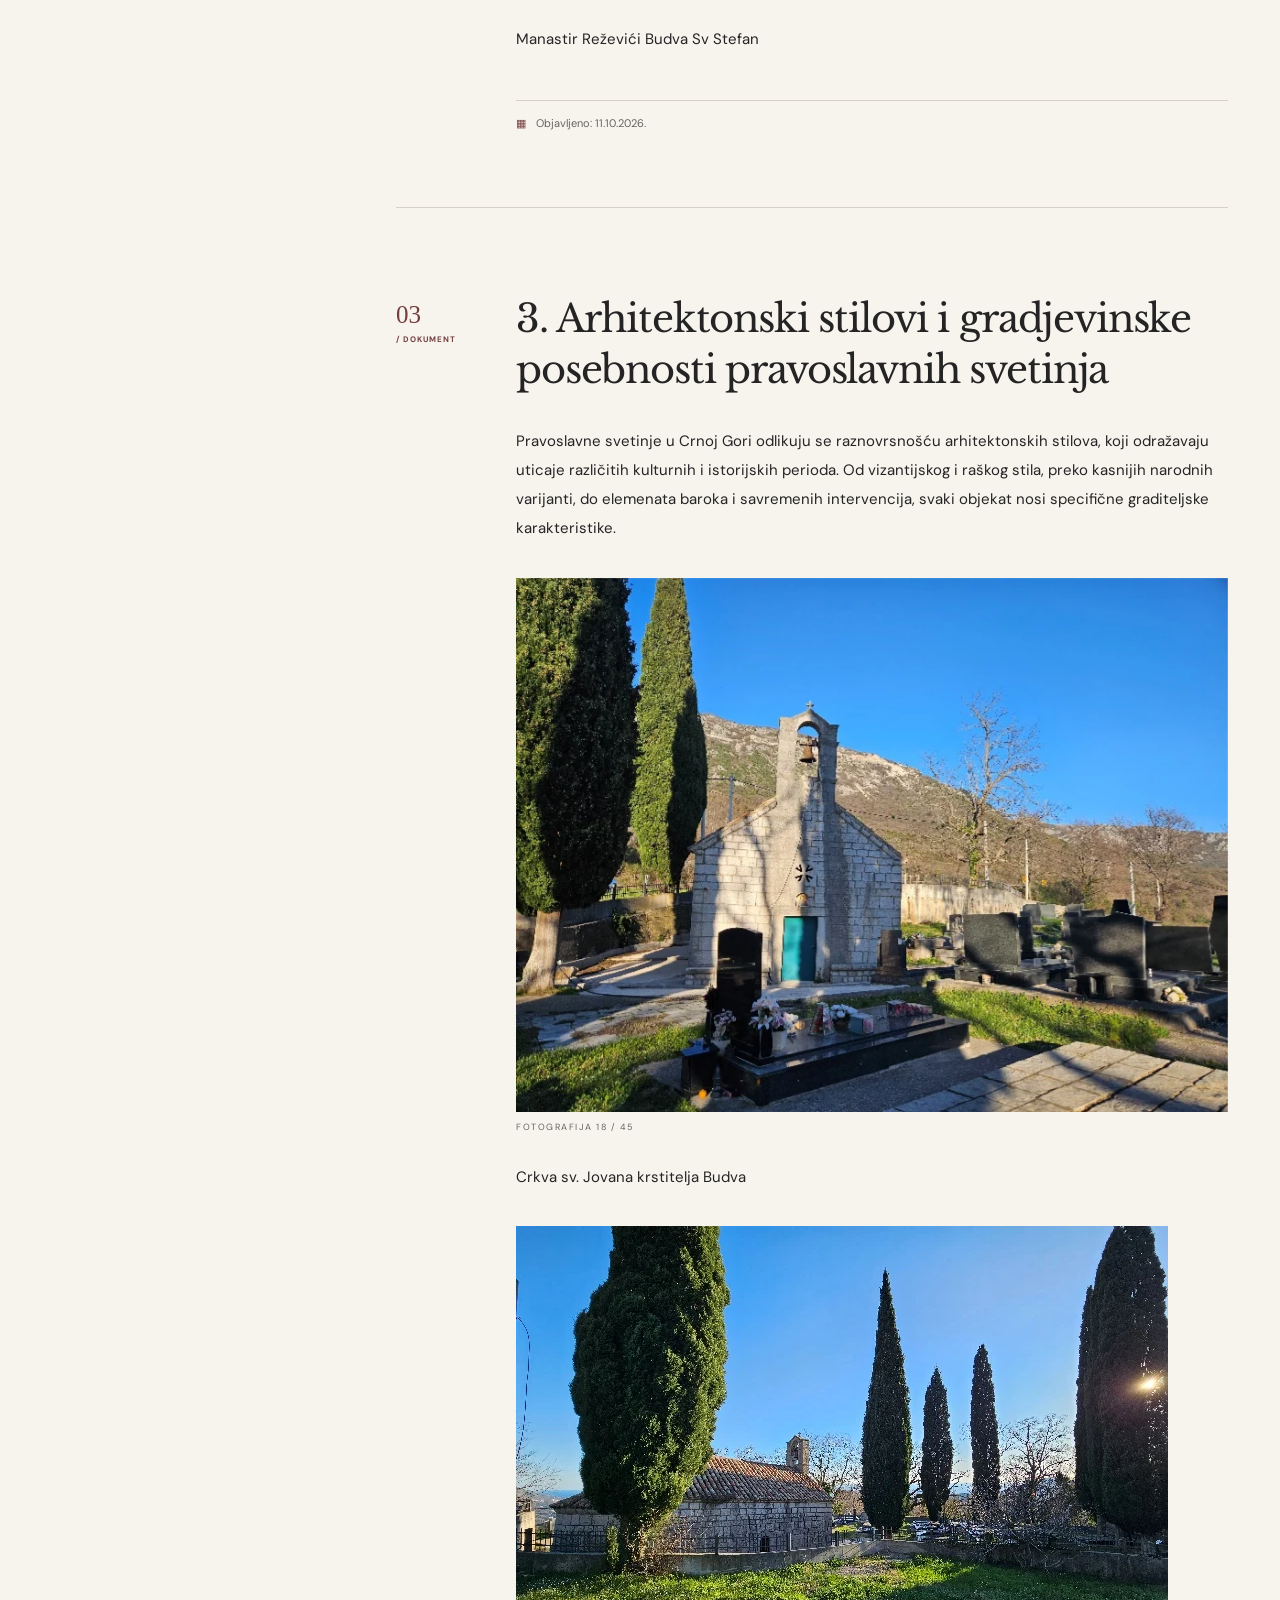
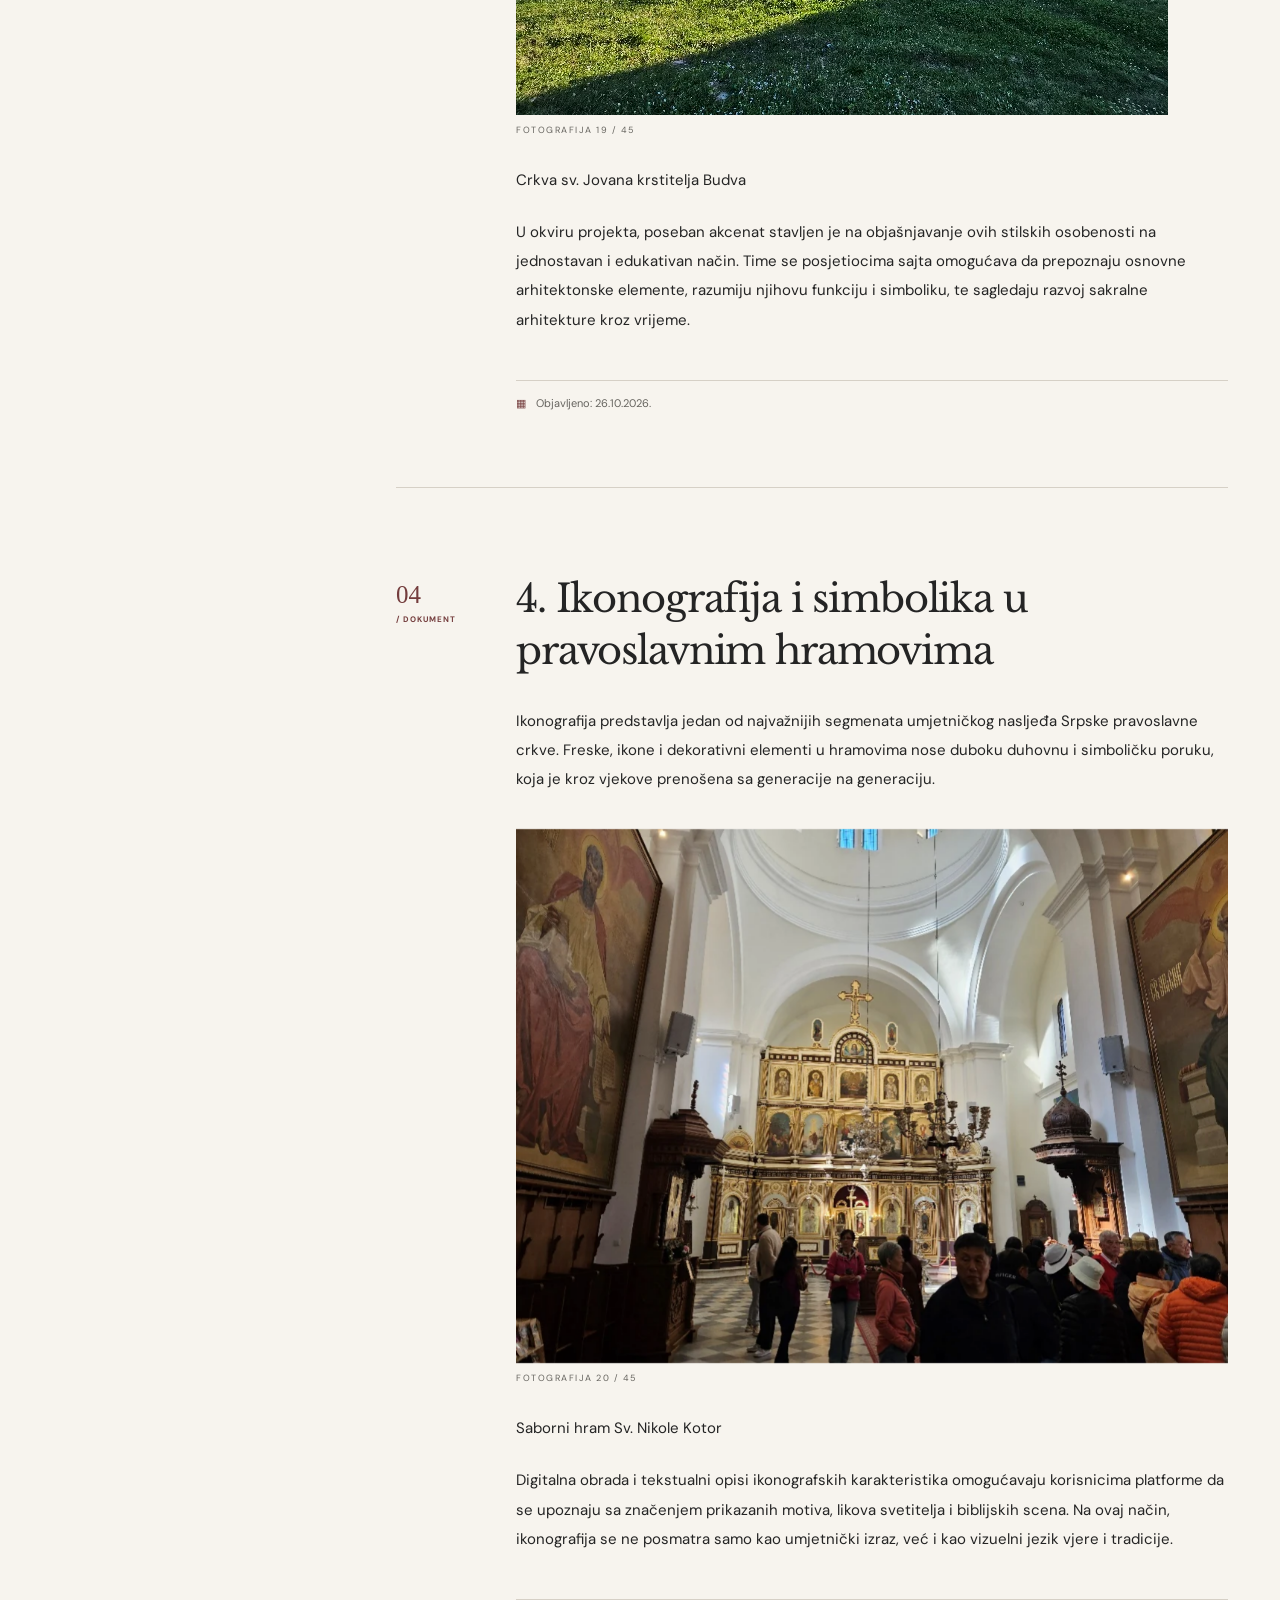
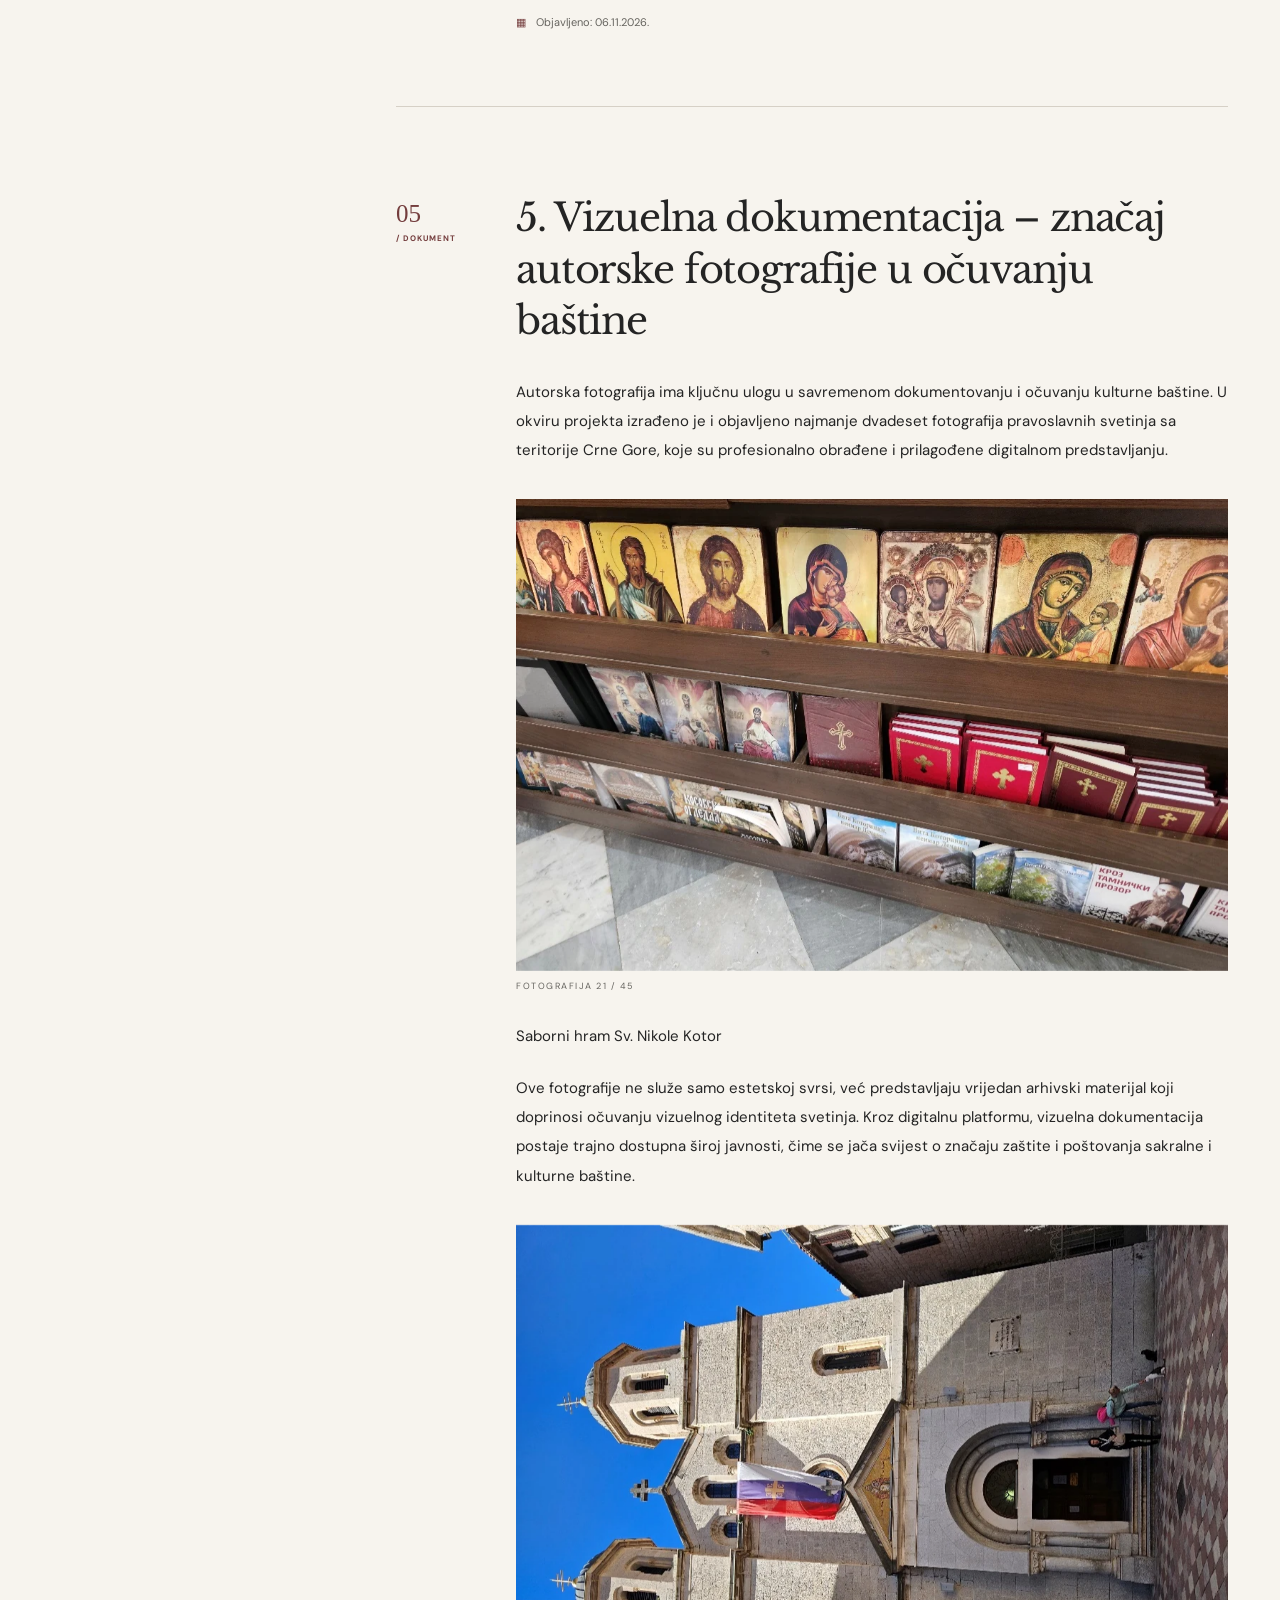
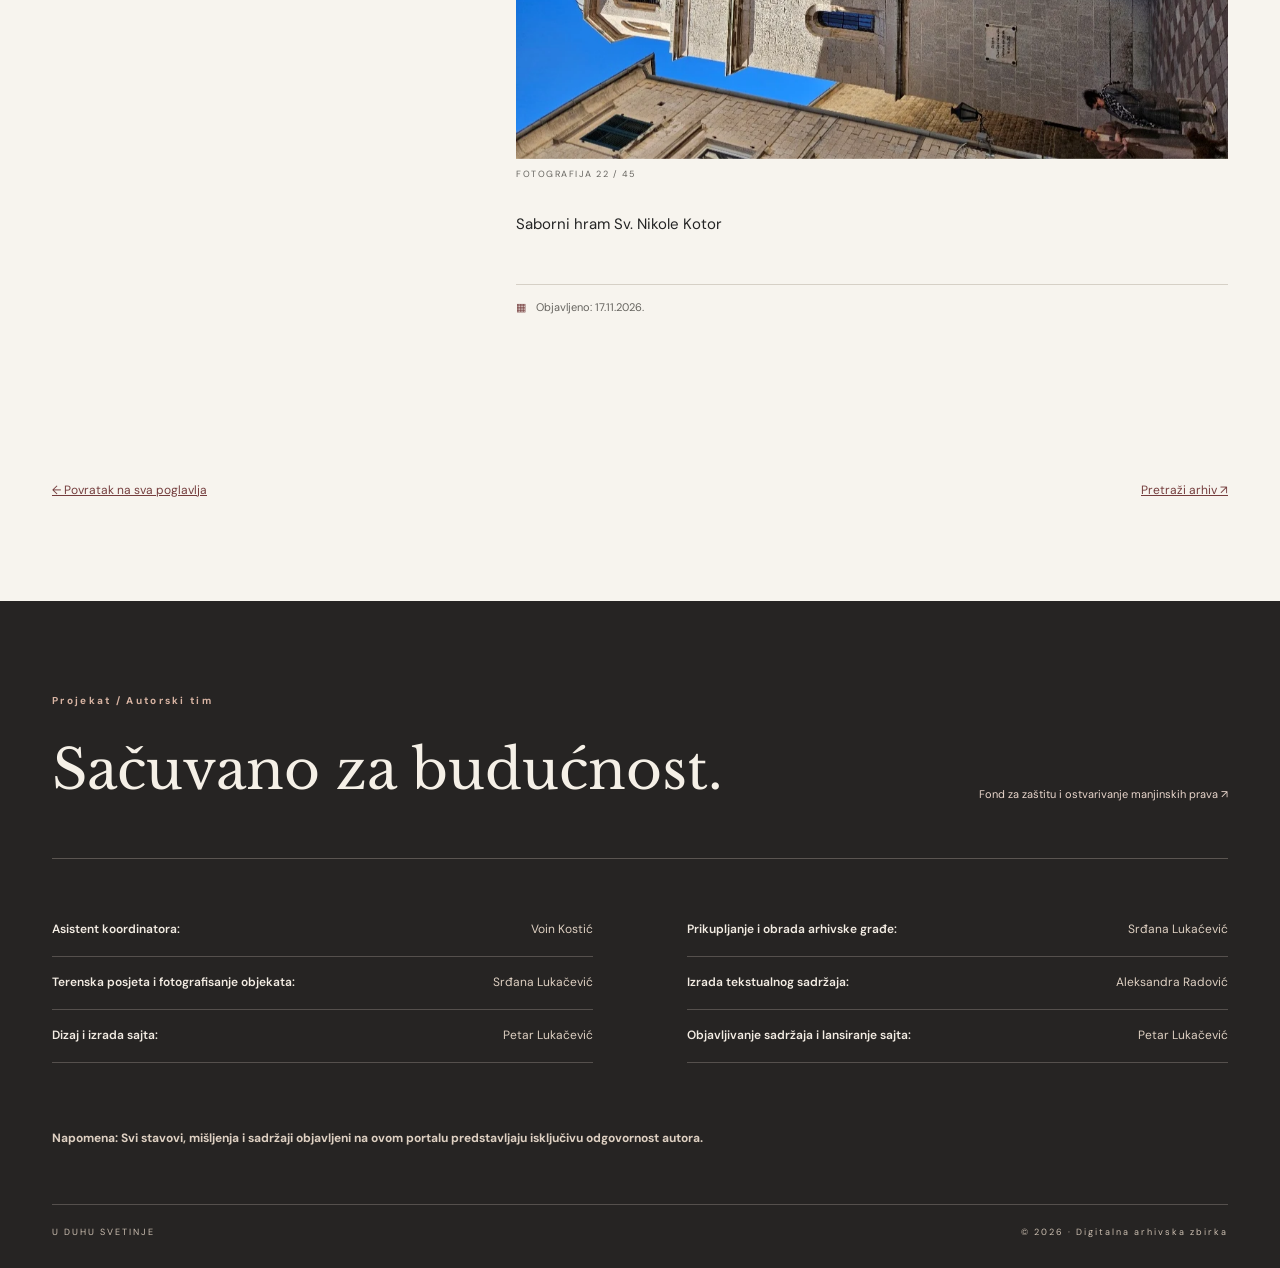
<file: nasljedje.html>
<!doctype html><html lang="sr-Latn-ME"><head><meta charset="utf-8"><meta name="viewport" content="width=device-width, initial-scale=1"><meta name="theme-color" content="#f7f4ee"><meta name="description" content="Arhitektonsko nasljeđe — arhivska građa, originalni tekstovi i fotografije projekta U duhu svetinje."><title>Arhitektonsko nasljeđe | U duhu svetinje</title><link rel="icon" href="assets/logo.png"><link rel="stylesheet" href="assets/site.css"><script defer src="assets/site.js"></script></head><body><a class="skip" href="#main">Preskoči na sadržaj</a><header class="header"><div class="wrap header-top"><a href="https://www.fzm.me/" target="_blank" rel="noopener noreferrer" class="foundation" aria-label="Fond za zaštitu i ostvarivanje manjinskih prava"><img src="assets/logo.png" width="64" height="66" alt="Logotip Fonda za zaštitu i ostvarivanje manjinskih prava"></a><a class="site-title" href="index.html"><small>DIGITALNI ARHIV KULTURNE BAŠTINE</small><strong>U duhu svetinje</strong></a><button class="nav-toggle" type="button" aria-expanded="false" aria-controls="primary-nav">Meni <span aria-hidden="true">☰</span></button></div><nav id="primary-nav" class="nav wrap" aria-label="Glavna navigacija"><a href="index.html" class="" >Naslovna</a><a href="projekat.html" class="" >O projektu</a><a href="istorija.html" class="" >Istorija i graditeljstvo</a><a href="drustvo.html" class="" >Crkva i zajednica</a><a href="nasljedje.html" class="current" aria-current="page">Arhitektonsko nasljeđe</a><a href="galerija.html" class="" >Fotodokumentacija</a><a href="pretraga.html" class="" >Pretraga</a></nav></header><main id="main"><div class="chapter-head"><div class="wrap"><a class="backlink" href="index.html">← Naslovna / Zbirka</a><div class="chapter-label">ARHIVSKO POGLAVLJE &nbsp; / &nbsp; 04</div><h1>Arhitektonsko nasljeđe</h1><div class="chapter-rule"><span>Izvorni materijal · potpuni tekst i fotografije</span><span>05 odjeljaka</span></div></div></div><div class="wrap reading-layout"><aside class="contents"><div class="contents-sticky"><div class="kicker">SADRŽAJ POGLAVLJA</div><a href="#odjeljak-155"><span>01</span>1. Arhitektonsko nasljeđe Srpske pravoslavne crkve u Crnoj Gori</a><a href="#odjeljak-161"><span>02</span>2. Najznačajnije crkve i manastiri – istorija koja traje</a><a href="#odjeljak-171"><span>03</span>3. Arhitektonski stilovi i gradjevinske posebnosti pravoslavnih svetinja</a><a href="#odjeljak-180"><span>04</span>4. Ikonografija i simbolika u pravoslavnim hramovima</a><a href="#odjeljak-195"><span>05</span>5. Vizuelna dokumentacija – značaj autorske fotografije u očuvanju baštine</a></div></aside><article class="reading"><section class="document-section" id="odjeljak-155"><div class="section-number">01 <span>/ DOKUMENT</span></div><div class="section-reading"><h2 class="source-heading" data-source="155">1. Arhitektonsko nasljeđe Srpske pravoslavne crkve u Crnoj Gori</h2>
<p class="source-paragraph" data-source="156">Arhitektonsko nasljeđe Srpske pravoslavne crkve u Crnoj Gori predstavlja značajan dio ukupne kulturne i istorijske baštine zemlje. Crkve i manastiri, građeni kroz vjekove, svjedoče o razvoju graditeljskih stilova, duhovnih potreba naroda i istorijskim okolnostima u kojima su nastajali. Od skromnih srednjovjekovnih hramova do monumentalnih manastirskih kompleksa, ovi objekti čine neizostavan dio kulturnog pejzaža Crne Gore.</p>
<figure class="document-photo"><button type="button" class="view-photo" aria-label="Uvećaj fotografiju: Manastir Podlastva Budva" data-src="assets/photos/foto-013.webp" data-caption="Manastir Podlastva Budva"><img src="assets/photos/foto-013.webp" width="1431" height="1073" alt="Manastir Podlastva Budva" loading="lazy" decoding="async"><span class="zoom-hint" aria-hidden="true">UVEĆAJ +</span></button><figcaption><span>FOTOGRAFIJA 13 / 45</span></figcaption></figure>
<figure class="document-photo"><button type="button" class="view-photo" aria-label="Uvećaj fotografiju: Manastir Podlastva Budva" data-src="assets/photos/foto-014.webp" data-caption="Manastir Podlastva Budva"><img src="assets/photos/foto-014.webp" width="822" height="616" alt="Manastir Podlastva Budva" loading="lazy" decoding="async"><span class="zoom-hint" aria-hidden="true">UVEĆAJ +</span></button><figcaption><span>FOTOGRAFIJA 14 / 45</span></figcaption></figure>
<figure class="document-photo"><button type="button" class="view-photo" aria-label="Uvećaj fotografiju: Manastir Podlastva Budva" data-src="assets/photos/foto-015.webp" data-caption="Manastir Podlastva Budva"><img src="assets/photos/foto-015.webp" width="817" height="613" alt="Manastir Podlastva Budva" loading="lazy" decoding="async"><span class="zoom-hint" aria-hidden="true">UVEĆAJ +</span></button><figcaption><span>FOTOGRAFIJA 15 / 45</span></figcaption></figure>
<p class="source-paragraph" data-source="158">Manastir Podlastva Budva</p>
<p class="source-paragraph" data-source="159">Veb-platforma razvijena u okviru projekta omogućava da se ovo bogato nasljeđe predstavi na savremen i pristupačan način, uz jasnu strukturu i sadržaje prilagođene svim uzrastima. Digitalna prezentacija arhitekture omogućava širem krugu korisnika da upozna vrijednosti sakralnih objekata, njihovu prostornu organizaciju, stil i simboliku, čime se doprinosi njihovom očuvanju i razumijevanju.</p>
<div class="published"><span aria-hidden="true">▦</span> Objavljeno: 30.10.2026.</div></div></section><section class="document-section" id="odjeljak-161"><div class="section-number">02 <span>/ DOKUMENT</span></div><div class="section-reading"><h2 class="source-heading" data-source="161">2. Najznačajnije crkve i manastiri – istorija koja traje</h2>
<p class="source-paragraph" data-source="162">Crkve i manastiri Srpske pravoslavne crkve u Crnoj Gori nijesu samo mjesta bogosluženja, već i čuvari kolektivnog pamćenja i identiteta. Kroz detaljno obrađene tekstove na platformi, predstavljeno je od pet do petnaest najznačajnijih svetinja, sa posebnim osvrtom na njihovu istoriju, osnivanje i ulogu kroz različite epohe.</p>
<figure class="document-photo"><button type="button" class="view-photo" aria-label="Uvećaj fotografiju: Manastir Reževići Budva Sv Stefan" data-src="assets/photos/foto-016.webp" data-caption="Manastir Reževići Budva Sv Stefan"><img src="assets/photos/foto-016.webp" width="903" height="677" alt="Manastir Reževići Budva Sv Stefan" loading="lazy" decoding="async"><span class="zoom-hint" aria-hidden="true">UVEĆAJ +</span></button><figcaption><span>FOTOGRAFIJA 16 / 45</span></figcaption></figure>
<p class="source-paragraph" data-source="164">Manastir Reževići Budva Sv Stefan </p>
<p class="source-paragraph" data-source="165">Svaki objekat obrađen je kroz pouzdane istorijske podatke, čime se korisnicima omogućava da razumiju kontekst njegovog nastanka i značaj koji je imao u vjerskom, kulturnom i društvenom životu. Na ovaj način istorija postaje dostupna, razumljiva i trajno sačuvana u digitalnom formatu.</p>
<figure class="document-photo"><button type="button" class="view-photo" aria-label="Uvećaj fotografiju: Manastir Reževići Budva Sv Stefan" data-src="assets/photos/foto-017.webp" data-caption="Manastir Reževići Budva Sv Stefan"><img src="assets/photos/foto-017.webp" width="870" height="653" alt="Manastir Reževići Budva Sv Stefan" loading="lazy" decoding="async"><span class="zoom-hint" aria-hidden="true">UVEĆAJ +</span></button><figcaption><span>FOTOGRAFIJA 17 / 45</span></figcaption></figure>
<p class="source-paragraph" data-source="167">Manastir Reževići Budva Sv Stefan </p>


<div class="published"><span aria-hidden="true">▦</span> Objavljeno: 11.10.2026.</div></div></section><section class="document-section" id="odjeljak-171"><div class="section-number">03 <span>/ DOKUMENT</span></div><div class="section-reading"><h2 class="source-heading" data-source="171">3. Arhitektonski stilovi i gradjevinske posebnosti pravoslavnih svetinja</h2>
<p class="source-paragraph" data-source="172">Pravoslavne svetinje u Crnoj Gori odlikuju se raznovrsnošću arhitektonskih stilova, koji odražavaju uticaje različitih kulturnih i istorijskih perioda. Od vizantijskog i raškog stila, preko kasnijih narodnih varijanti, do elemenata baroka i savremenih intervencija, svaki objekat nosi specifične graditeljske karakteristike.</p>
<figure class="document-photo"><button type="button" class="view-photo" aria-label="Uvećaj fotografiju: Crkva sv. Jovana krstitelja Budva" data-src="assets/photos/foto-018.webp" data-caption="Crkva sv. Jovana krstitelja Budva"><img src="assets/photos/foto-018.webp" width="777" height="583" alt="Crkva sv. Jovana krstitelja Budva" loading="lazy" decoding="async"><span class="zoom-hint" aria-hidden="true">UVEĆAJ +</span></button><figcaption><span>FOTOGRAFIJA 18 / 45</span></figcaption></figure>
<p class="source-paragraph" data-source="174">Crkva sv. Jovana krstitelja Budva</p>

<figure class="document-photo"><button type="button" class="view-photo" aria-label="Uvećaj fotografiju: Crkva sv. Jovana krstitelja Budva" data-src="assets/photos/foto-019.webp" data-caption="Crkva sv. Jovana krstitelja Budva"><img src="assets/photos/foto-019.webp" width="652" height="489" alt="Crkva sv. Jovana krstitelja Budva" loading="lazy" decoding="async"><span class="zoom-hint" aria-hidden="true">UVEĆAJ +</span></button><figcaption><span>FOTOGRAFIJA 19 / 45</span></figcaption></figure>
<p class="source-paragraph" data-source="177">Crkva sv. Jovana krstitelja Budva</p>
<p class="source-paragraph" data-source="178">U okviru projekta, poseban akcenat stavljen je na objašnjavanje ovih stilskih osobenosti na jednostavan i edukativan način. Time se posjetiocima sajta omogućava da prepoznaju osnovne arhitektonske elemente, razumiju njihovu funkciju i simboliku, te sagledaju razvoj sakralne arhitekture kroz vrijeme.</p>
<div class="published"><span aria-hidden="true">▦</span> Objavljeno: 26.10.2026.</div></div></section><section class="document-section" id="odjeljak-180"><div class="section-number">04 <span>/ DOKUMENT</span></div><div class="section-reading"><h2 class="source-heading" data-source="180">4. Ikonografija i simbolika u pravoslavnim hramovima</h2>
<p class="source-paragraph" data-source="181">Ikonografija predstavlja jedan od najvažnijih segmenata umjetničkog nasljeđa Srpske pravoslavne crkve. Freske, ikone i dekorativni elementi u hramovima nose duboku duhovnu i simboličku poruku, koja je kroz vjekove prenošena sa generacije na generaciju.</p>
<figure class="document-photo"><button type="button" class="view-photo" aria-label="Uvećaj fotografiju: Saborni hram Sv. Nikole Kotor" data-src="assets/photos/foto-020.webp" data-caption="Saborni hram Sv. Nikole Kotor"><img src="assets/photos/foto-020.webp" width="955" height="717" alt="Saborni hram Sv. Nikole Kotor" loading="lazy" decoding="async"><span class="zoom-hint" aria-hidden="true">UVEĆAJ +</span></button><figcaption><span>FOTOGRAFIJA 20 / 45</span></figcaption></figure>
<p class="source-paragraph" data-source="183">Saborni hram Sv. Nikole Kotor</p>

<p class="source-paragraph" data-source="185">Digitalna obrada i tekstualni opisi ikonografskih karakteristika omogućavaju korisnicima platforme da se upoznaju sa značenjem prikazanih motiva, likova svetitelja i biblijskih scena. Na ovaj način, ikonografija se ne posmatra samo kao umjetnički izraz, već i kao vizuelni jezik vjere i tradicije.</p>








<div class="published"><span aria-hidden="true">▦</span> Objavljeno: 06.11.2026.</div></div></section><section class="document-section" id="odjeljak-195"><div class="section-number">05 <span>/ DOKUMENT</span></div><div class="section-reading"><h2 class="source-heading" data-source="195">5. Vizuelna dokumentacija – značaj autorske fotografije u očuvanju baštine</h2>
<p class="source-paragraph" data-source="196">Autorska fotografija ima ključnu ulogu u savremenom dokumentovanju i očuvanju kulturne baštine. U okviru projekta izrađeno je i objavljeno najmanje dvadeset fotografija pravoslavnih svetinja sa teritorije Crne Gore, koje su profesionalno obrađene i prilagođene digitalnom predstavljanju.</p>
<figure class="document-photo"><button type="button" class="view-photo" aria-label="Uvećaj fotografiju: Saborni hram Sv. Nikole Kotor" data-src="assets/photos/foto-021.webp" data-caption="Saborni hram Sv. Nikole Kotor"><img src="assets/photos/foto-021.webp" width="1001" height="663" alt="Saborni hram Sv. Nikole Kotor" loading="lazy" decoding="async"><span class="zoom-hint" aria-hidden="true">UVEĆAJ +</span></button><figcaption><span>FOTOGRAFIJA 21 / 45</span></figcaption></figure>
<p class="source-paragraph" data-source="198">Saborni hram Sv. Nikole Kotor</p>

<p class="source-paragraph" data-source="200">Ove fotografije ne služe samo estetskoj svrsi, već predstavljaju vrijedan arhivski materijal koji doprinosi očuvanju vizuelnog identiteta svetinja. Kroz digitalnu platformu, vizuelna dokumentacija postaje trajno dostupna široj javnosti, čime se jača svijest o značaju zaštite i poštovanja sakralne i kulturne baštine.</p>
<figure class="document-photo"><button type="button" class="view-photo" aria-label="Uvećaj fotografiju: Saborni hram Sv. Nikole Kotor" data-src="assets/photos/foto-022.webp" data-caption="Saborni hram Sv. Nikole Kotor"><img src="assets/photos/foto-022.webp" width="991" height="743" alt="Saborni hram Sv. Nikole Kotor" loading="lazy" decoding="async"><span class="zoom-hint" aria-hidden="true">UVEĆAJ +</span></button><figcaption><span>FOTOGRAFIJA 22 / 45</span></figcaption></figure>
<p class="source-paragraph" data-source="202">Saborni hram Sv. Nikole Kotor</p>











<div class="published"><span aria-hidden="true">▦</span> Objavljeno: 17.11.2026.</div></div></section></article></div><div class="wrap chapter-end"><a href="index.html">← Povratak na sva poglavlja</a><a href="pretraga.html">Pretraži arhiv ↗</a></div></main><footer class="site-footer"><div class="wrap"><div class="footer-header"><div><span class="kicker">Projekat / Autorski tim</span><h2>Sačuvano za budućnost.</h2></div><a href="https://www.fzm.me/" target="_blank" rel="noopener noreferrer">Fond za zaštitu i ostvarivanje manjinskih prava ↗</a></div><div class="credits"><div class="credit"><strong>Asistent koordinatora:</strong><span>Voin Kostić</span></div><div class="credit"><strong>Prikupljanje i obrada arhivske građe:</strong><span>Srđana Lukaćević</span></div><div class="credit"><strong>Terenska posjeta i fotografisanje objekata:</strong><span>Srđana Lukačević</span></div><div class="credit"><strong>Izrada tekstualnog sadržaja:</strong><span>Aleksandra Radović</span></div><div class="credit"><strong>Dizaj i izrada sajta:</strong><span>Petar Lukačević</span></div><div class="credit"><strong>Objavljivanje sadržaja i lansiranje sajta:</strong><span>Petar Lukačević</span></div></div><p class="disclaimer"><strong>Napomena: Svi stavovi, mišljenja i sadržaji objavljeni na ovom portalu predstavljaju isključivu odgovornost autora.</strong></p><div class="copyright">U DUHU SVETINJE <span>© 2026 · Digitalna arhivska zbirka</span></div></div></footer><dialog id="photo-dialog" aria-label="Prikaz uvećane fotografije"><button type="button" class="modal-close" aria-label="Zatvori fotografiju">✕</button><figure><img id="dialog-image" alt=""><figcaption id="dialog-caption"></figcaption></figure></dialog></body></html>
</file>
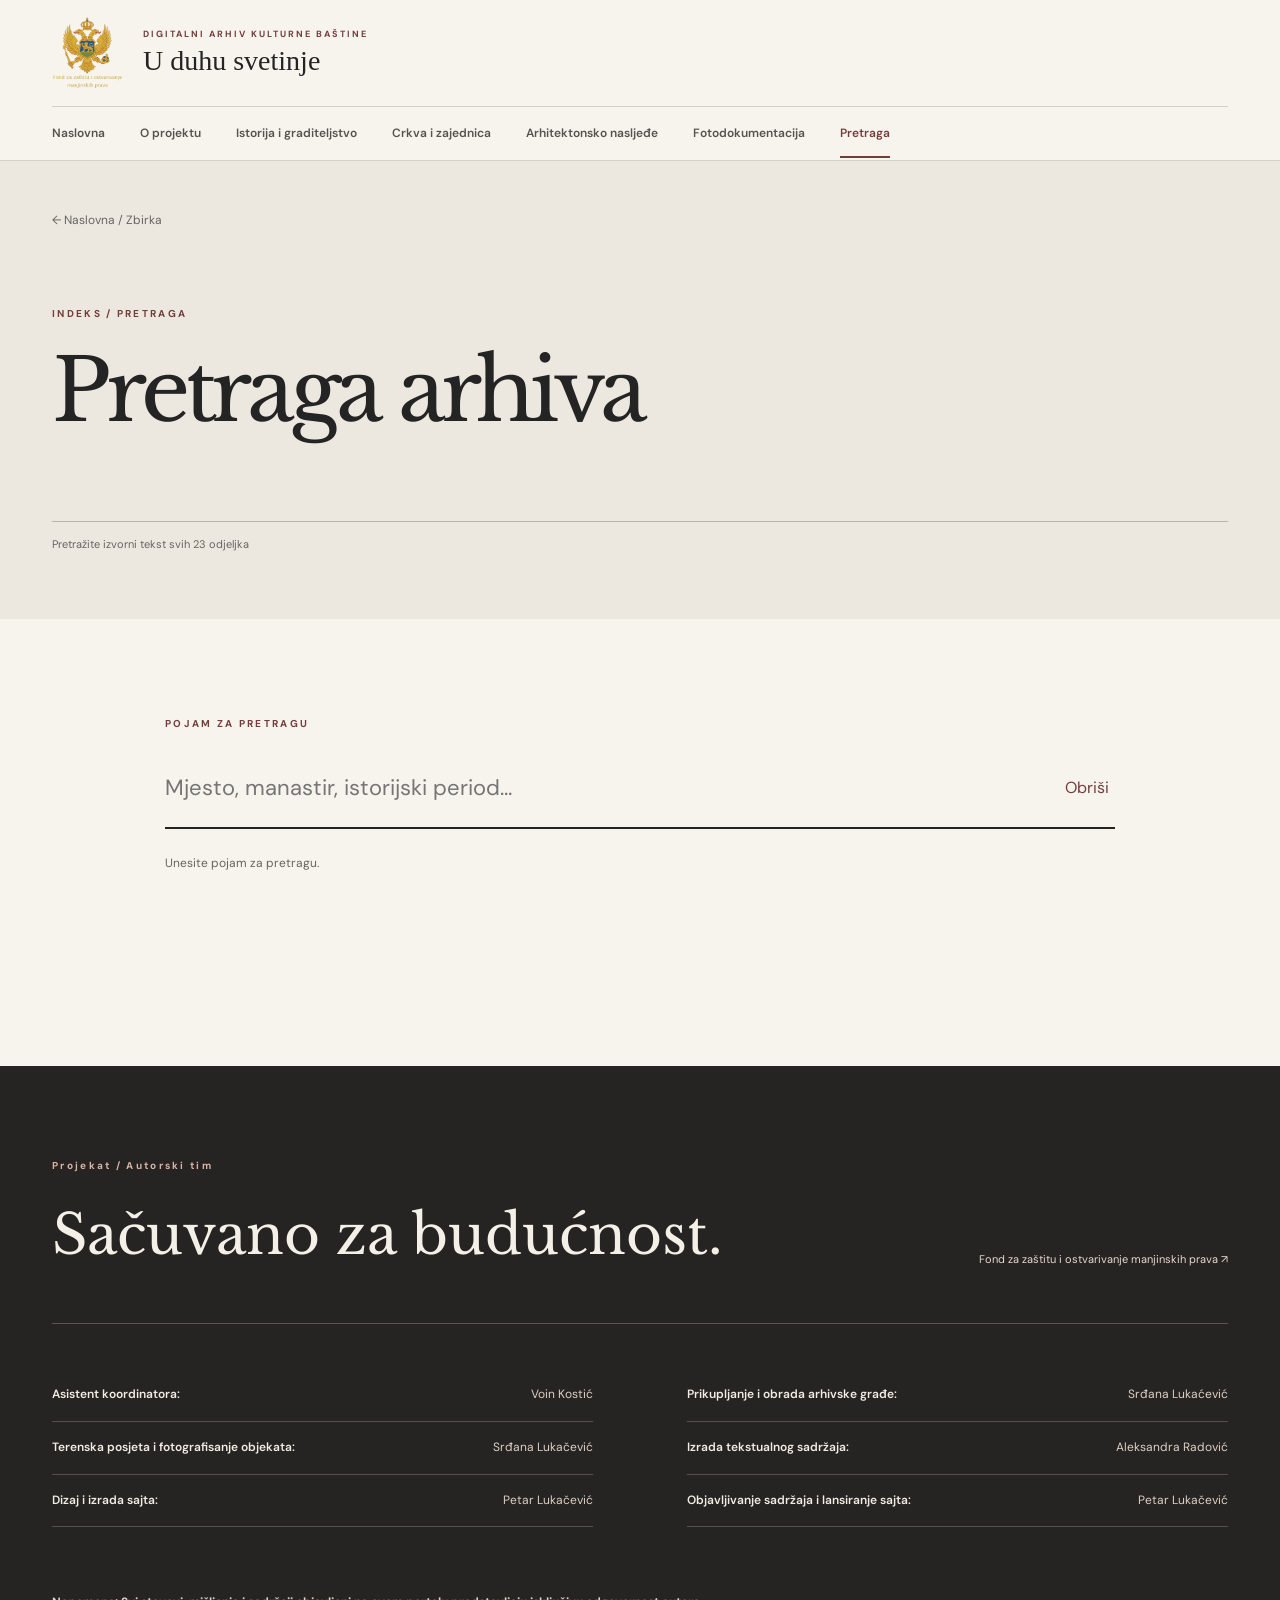
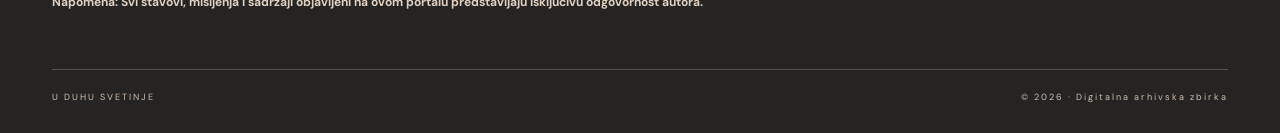
<file: pretraga.html>
<!doctype html><html lang="sr-Latn-ME"><head><meta charset="utf-8"><meta name="viewport" content="width=device-width, initial-scale=1"><meta name="theme-color" content="#f7f4ee"><meta name="description" content="Pretražite tekst svih poglavlja digitalnog arhiva U duhu svetinje."><title>Pretraga | U duhu svetinje</title><link rel="icon" href="assets/logo.png"><link rel="stylesheet" href="assets/site.css"><script defer src="assets/site.js"></script></head><body><a class="skip" href="#main">Preskoči na sadržaj</a><header class="header"><div class="wrap header-top"><a href="https://www.fzm.me/" target="_blank" rel="noopener noreferrer" class="foundation" aria-label="Fond za zaštitu i ostvarivanje manjinskih prava"><img src="assets/logo.png" width="64" height="66" alt="Logotip Fonda za zaštitu i ostvarivanje manjinskih prava"></a><a class="site-title" href="index.html"><small>DIGITALNI ARHIV KULTURNE BAŠTINE</small><strong>U duhu svetinje</strong></a><button class="nav-toggle" type="button" aria-expanded="false" aria-controls="primary-nav">Meni <span aria-hidden="true">☰</span></button></div><nav id="primary-nav" class="nav wrap" aria-label="Glavna navigacija"><a href="index.html" class="" >Naslovna</a><a href="projekat.html" class="" >O projektu</a><a href="istorija.html" class="" >Istorija i graditeljstvo</a><a href="drustvo.html" class="" >Crkva i zajednica</a><a href="nasljedje.html" class="" >Arhitektonsko nasljeđe</a><a href="galerija.html" class="" >Fotodokumentacija</a><a href="pretraga.html" class="current" aria-current="page">Pretraga</a></nav></header><main id="main"><div class="chapter-head"><div class="wrap"><a class="backlink" href="index.html">← Naslovna / Zbirka</a><div class="chapter-label">INDEKS / PRETRAGA</div><h1>Pretraga arhiva</h1><div class="chapter-rule"><span>Pretražite izvorni tekst svih 23 odjeljka</span></div></div></div><section class="wrap search-page"><label for="search-box" class="kicker">POJAM ZA PRETRAGU</label><div class="search-field"><input id="search-box" type="search" placeholder="Mjesto, manastir, istorijski period…" autocomplete="off"><button id="clear-search" type="button">Obriši</button></div><p id="search-message" role="status" aria-live="polite">Unesite pojam za pretragu.</p><div id="results"></div></section></main><footer class="site-footer"><div class="wrap"><div class="footer-header"><div><span class="kicker">Projekat / Autorski tim</span><h2>Sačuvano za budućnost.</h2></div><a href="https://www.fzm.me/" target="_blank" rel="noopener noreferrer">Fond za zaštitu i ostvarivanje manjinskih prava ↗</a></div><div class="credits"><div class="credit"><strong>Asistent koordinatora:</strong><span>Voin Kostić</span></div><div class="credit"><strong>Prikupljanje i obrada arhivske građe:</strong><span>Srđana Lukaćević</span></div><div class="credit"><strong>Terenska posjeta i fotografisanje objekata:</strong><span>Srđana Lukačević</span></div><div class="credit"><strong>Izrada tekstualnog sadržaja:</strong><span>Aleksandra Radović</span></div><div class="credit"><strong>Dizaj i izrada sajta:</strong><span>Petar Lukačević</span></div><div class="credit"><strong>Objavljivanje sadržaja i lansiranje sajta:</strong><span>Petar Lukačević</span></div></div><p class="disclaimer"><strong>Napomena: Svi stavovi, mišljenja i sadržaji objavljeni na ovom portalu predstavljaju isključivu odgovornost autora.</strong></p><div class="copyright">U DUHU SVETINJE <span>© 2026 · Digitalna arhivska zbirka</span></div></div></footer><dialog id="photo-dialog" aria-label="Prikaz uvećane fotografije"><button type="button" class="modal-close" aria-label="Zatvori fotografiju">✕</button><figure><img id="dialog-image" alt=""><figcaption id="dialog-caption"></figcaption></figure></dialog></body></html>
</file>
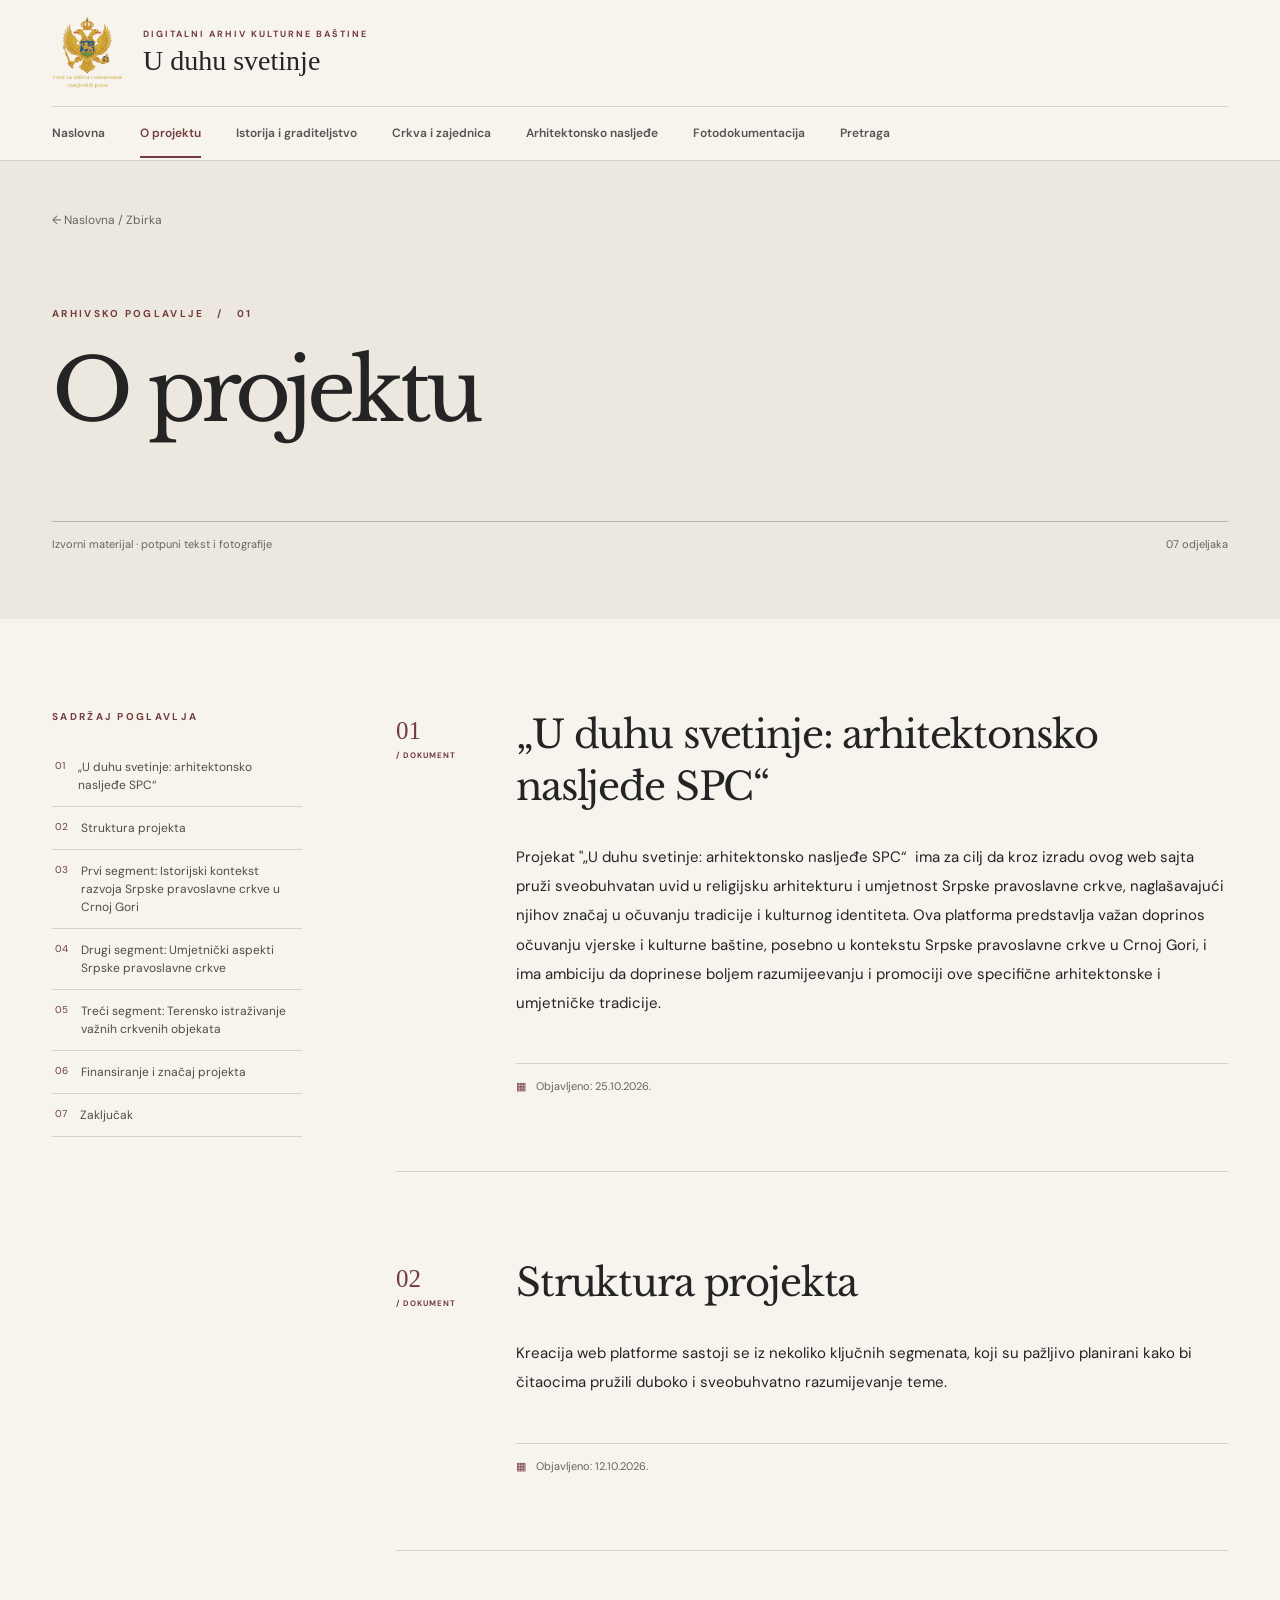
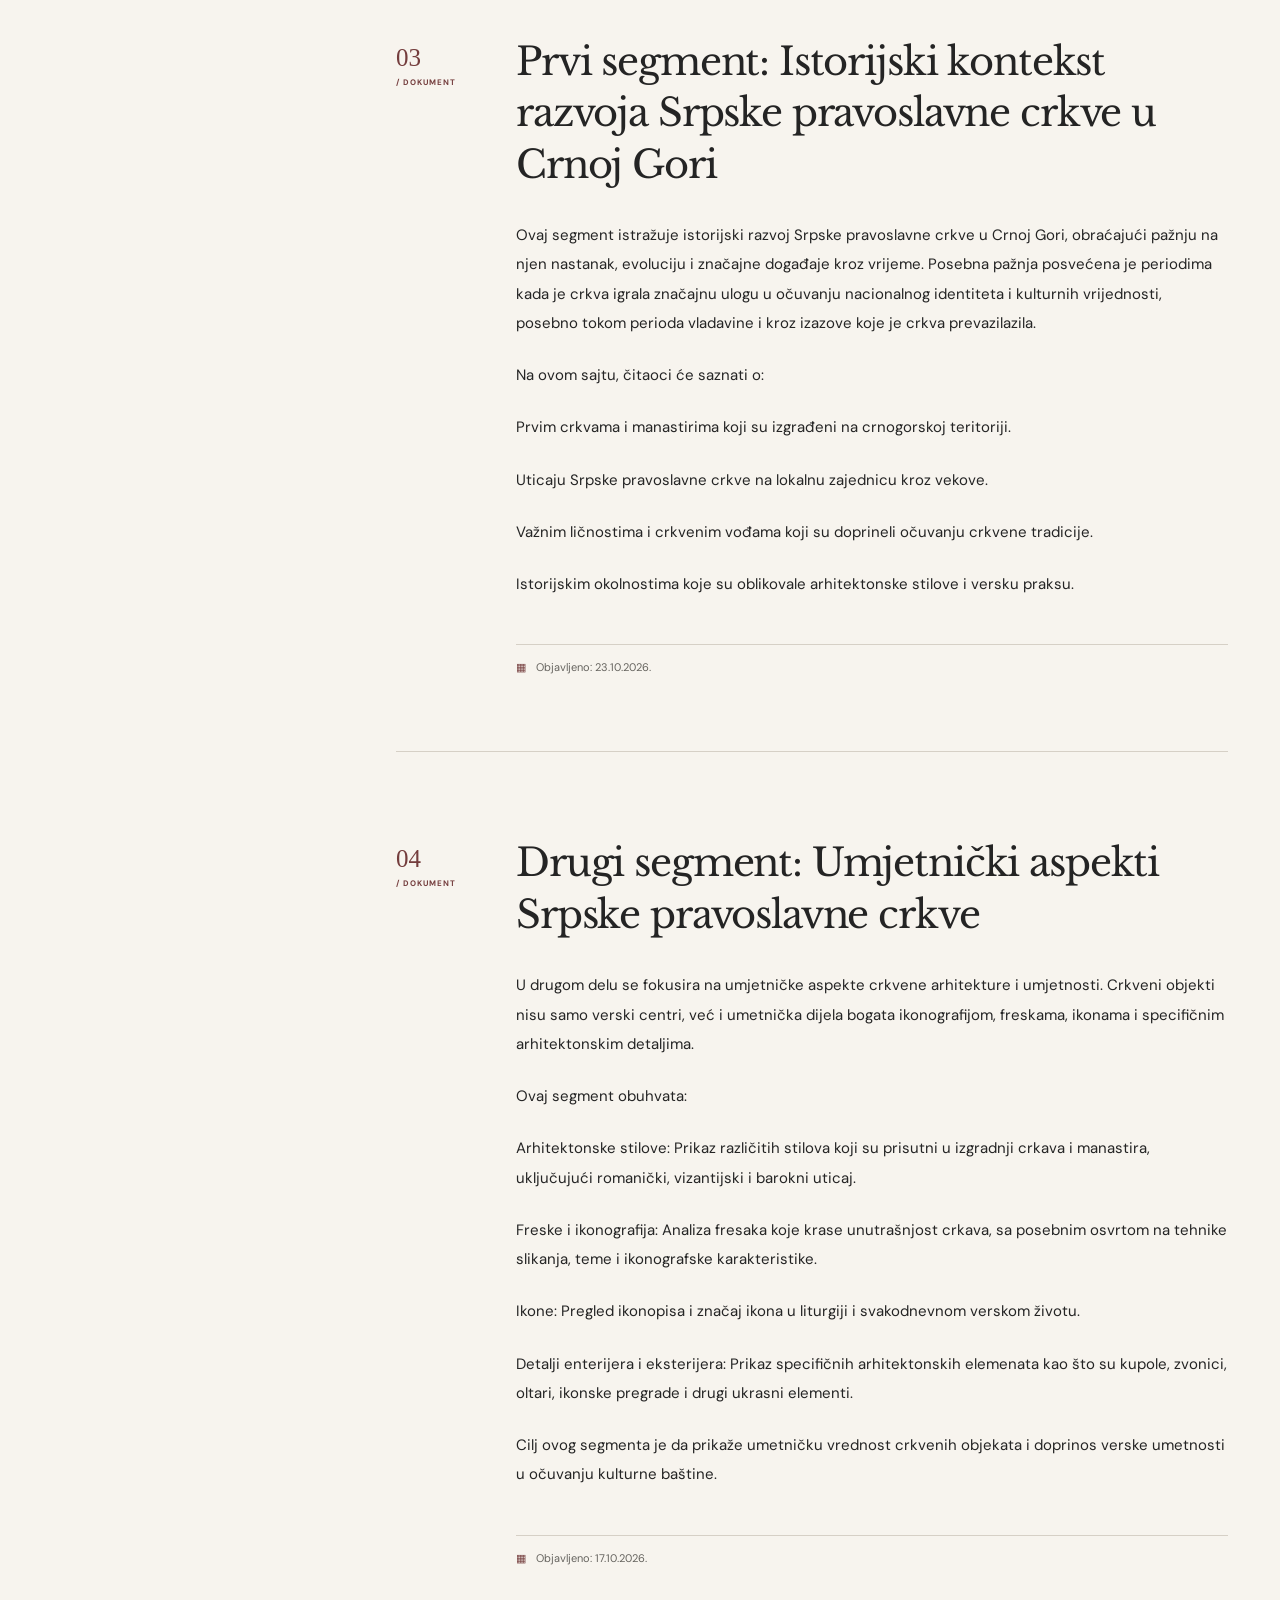
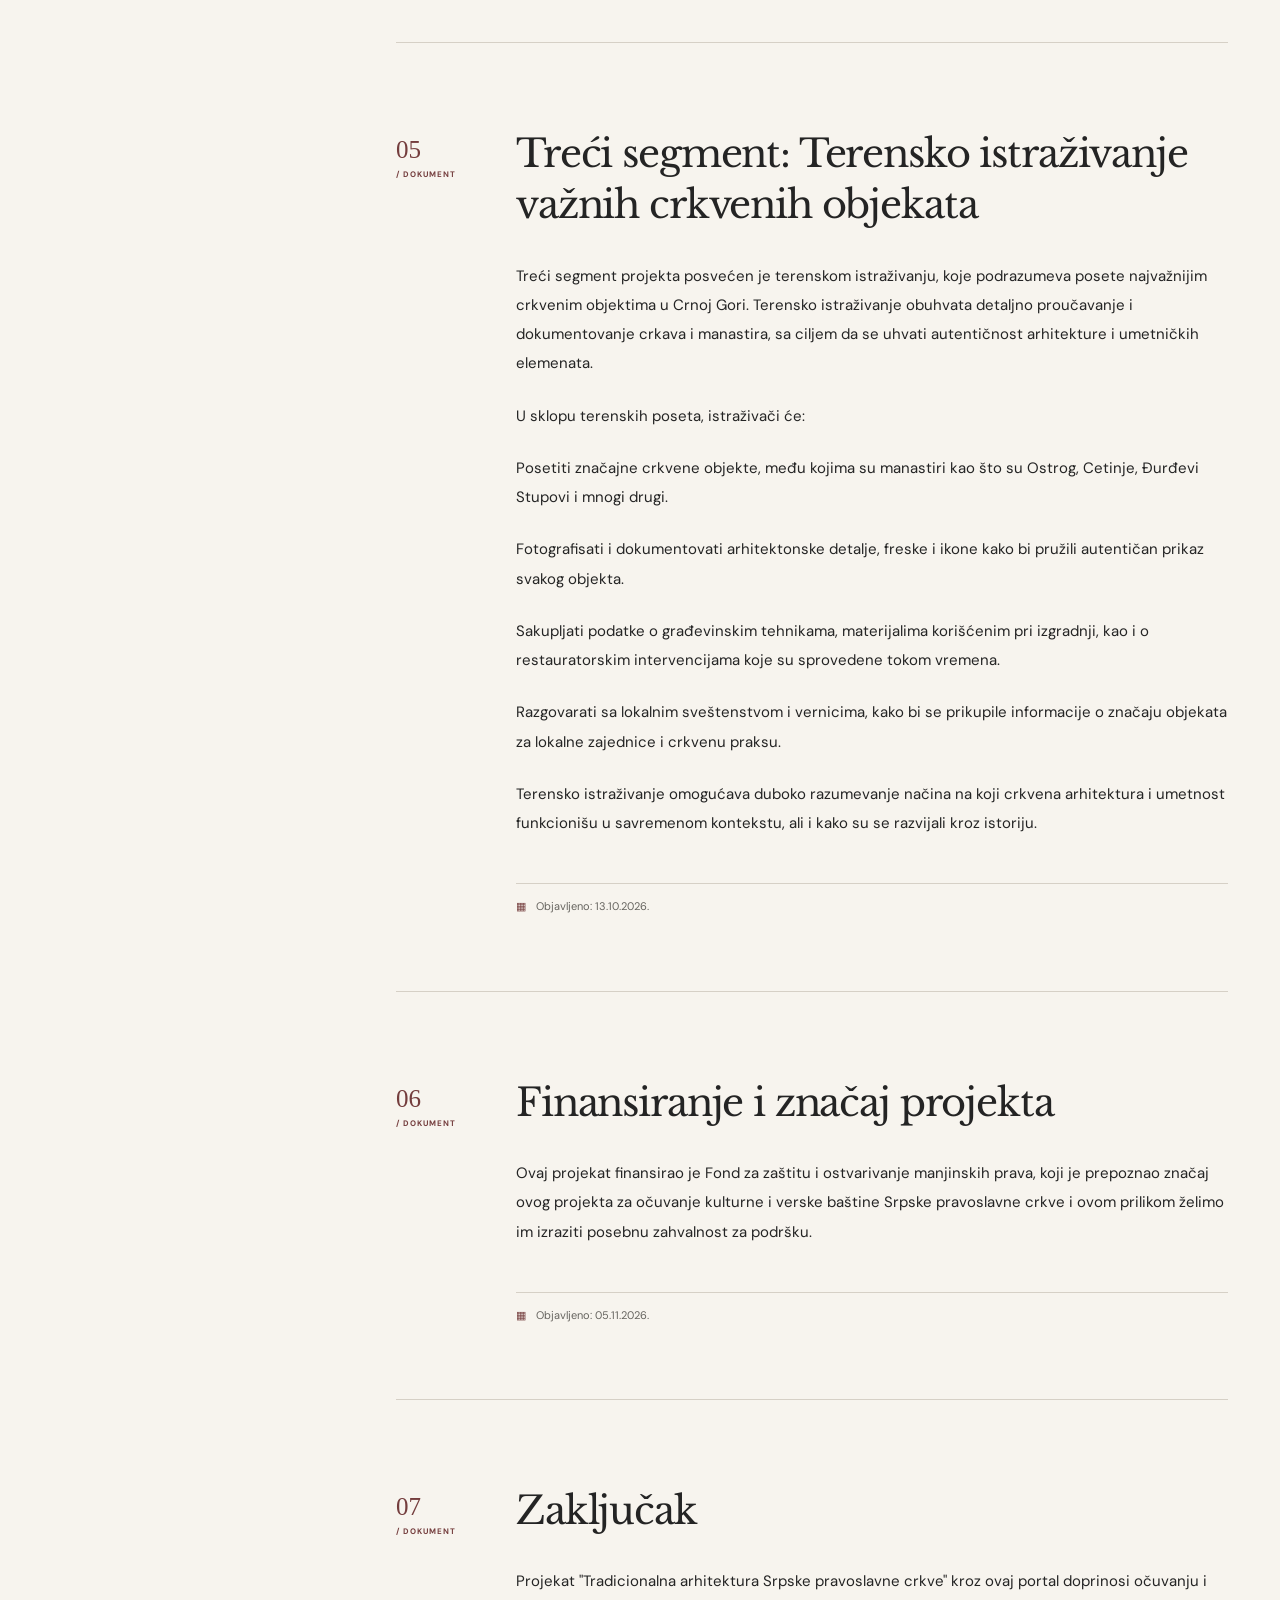
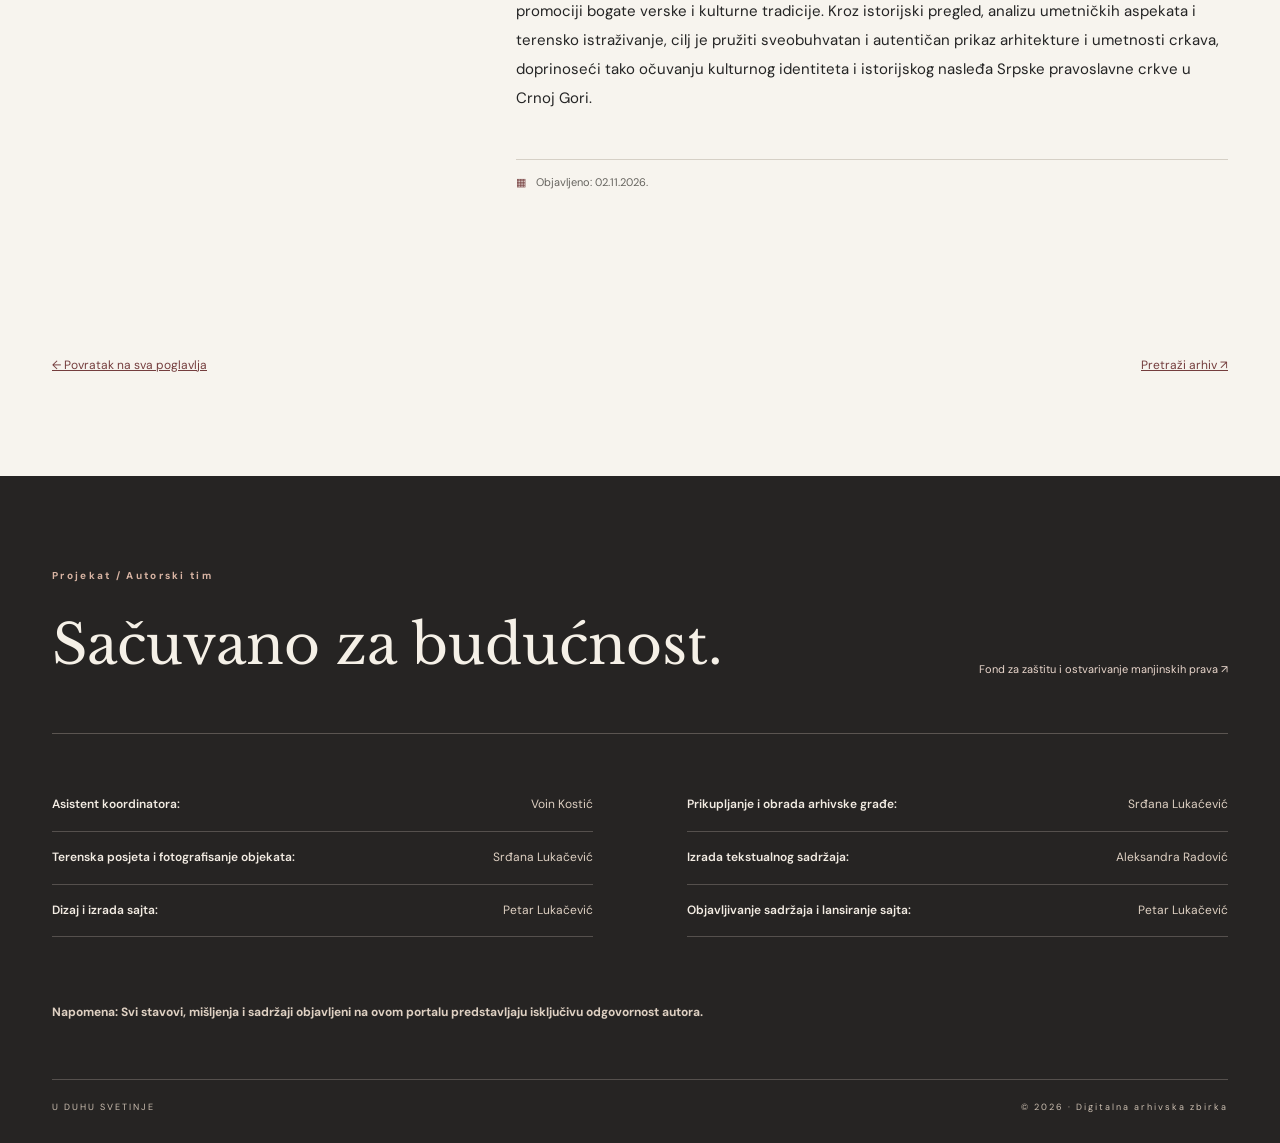
<file: projekat.html>
<!doctype html><html lang="sr-Latn-ME"><head><meta charset="utf-8"><meta name="viewport" content="width=device-width, initial-scale=1"><meta name="theme-color" content="#f7f4ee"><meta name="description" content="O projektu — arhivska građa, originalni tekstovi i fotografije projekta U duhu svetinje."><title>O projektu | U duhu svetinje</title><link rel="icon" href="assets/logo.png"><link rel="stylesheet" href="assets/site.css"><script defer src="assets/site.js"></script></head><body><a class="skip" href="#main">Preskoči na sadržaj</a><header class="header"><div class="wrap header-top"><a href="https://www.fzm.me/" target="_blank" rel="noopener noreferrer" class="foundation" aria-label="Fond za zaštitu i ostvarivanje manjinskih prava"><img src="assets/logo.png" width="64" height="66" alt="Logotip Fonda za zaštitu i ostvarivanje manjinskih prava"></a><a class="site-title" href="index.html"><small>DIGITALNI ARHIV KULTURNE BAŠTINE</small><strong>U duhu svetinje</strong></a><button class="nav-toggle" type="button" aria-expanded="false" aria-controls="primary-nav">Meni <span aria-hidden="true">☰</span></button></div><nav id="primary-nav" class="nav wrap" aria-label="Glavna navigacija"><a href="index.html" class="" >Naslovna</a><a href="projekat.html" class="current" aria-current="page">O projektu</a><a href="istorija.html" class="" >Istorija i graditeljstvo</a><a href="drustvo.html" class="" >Crkva i zajednica</a><a href="nasljedje.html" class="" >Arhitektonsko nasljeđe</a><a href="galerija.html" class="" >Fotodokumentacija</a><a href="pretraga.html" class="" >Pretraga</a></nav></header><main id="main"><div class="chapter-head"><div class="wrap"><a class="backlink" href="index.html">← Naslovna / Zbirka</a><div class="chapter-label">ARHIVSKO POGLAVLJE &nbsp; / &nbsp; 01</div><h1>O projektu</h1><div class="chapter-rule"><span>Izvorni materijal · potpuni tekst i fotografije</span><span>07 odjeljaka</span></div></div></div><div class="wrap reading-layout"><aside class="contents"><div class="contents-sticky"><div class="kicker">SADRŽAJ POGLAVLJA</div><a href="#odjeljak-0"><span>01</span>„U duhu svetinje: arhitektonsko nasljeđe SPC“</a><a href="#odjeljak-3"><span>02</span>Struktura projekta</a><a href="#odjeljak-6"><span>03</span>Prvi segment: Istorijski kontekst razvoja Srpske pravoslavne crkve u Crnoj Gori</a><a href="#odjeljak-13"><span>04</span>Drugi segment: Umjetnički aspekti Srpske pravoslavne crkve</a><a href="#odjeljak-21"><span>05</span>Treći segment: Terensko istraživanje važnih crkvenih objekata</a><a href="#odjeljak-33"><span>06</span>Finansiranje i značaj projekta</a><a href="#odjeljak-36"><span>07</span>Zaključak</a></div></aside><article class="reading"><section class="document-section" id="odjeljak-0"><div class="section-number">01 <span>/ DOKUMENT</span></div><div class="section-reading"><h2 class="source-heading" data-source="0">„U duhu svetinje: arhitektonsko nasljeđe SPC“        </h2>

<p class="source-paragraph" data-source="2">Projekat &quot;„U duhu svetinje: arhitektonsko nasljeđe SPC“  ima za cilj da kroz izradu ovog web sajta pruži sveobuhvatan uvid u religijsku arhitekturu i umjetnost Srpske pravoslavne crkve, naglašavajući njihov značaj u očuvanju tradicije i kulturnog identiteta. Ova platforma predstavlja važan doprinos očuvanju vjerske i kulturne baštine, posebno u kontekstu Srpske pravoslavne crkve u Crnoj Gori, i ima ambiciju da doprinese boljem razumijeevanju i promociji ove specifične arhitektonske i umjetničke tradicije.</p><div class="published"><span aria-hidden="true">▦</span> Objavljeno: 25.10.2026.</div></div></section><section class="document-section" id="odjeljak-3"><div class="section-number">02 <span>/ DOKUMENT</span></div><div class="section-reading"><h2 class="source-heading" data-source="3">Struktura projekta</h2>
<p class="source-paragraph" data-source="4">Kreacija web platforme sastoji se iz nekoliko ključnih segmenata, koji su pažljivo planirani kako bi čitaocima pružili duboko i sveobuhvatno razumijevanje teme.</p>
<div class="published"><span aria-hidden="true">▦</span> Objavljeno: 12.10.2026.</div></div></section><section class="document-section" id="odjeljak-6"><div class="section-number">03 <span>/ DOKUMENT</span></div><div class="section-reading"><h2 class="source-heading" data-source="6">Prvi segment: Istorijski kontekst razvoja Srpske pravoslavne crkve u Crnoj Gori</h2>
<p class="source-paragraph" data-source="7">Ovaj segment istražuje istorijski razvoj Srpske pravoslavne crkve u Crnoj Gori, obraćajući pažnju na njen nastanak, evoluciju i značajne događaje kroz vrijeme. Posebna pažnja posvećena je periodima kada je crkva igrala značajnu ulogu u očuvanju nacionalnog identiteta i kulturnih vrijednosti, posebno tokom perioda vladavine i kroz izazove koje je crkva prevazilazila.</p>
<p class="source-paragraph" data-source="8">Na ovom sajtu, čitaoci će saznati o:</p>
<p class="source-paragraph" data-source="9">Prvim crkvama i manastirima koji su izgrađeni na crnogorskoj teritoriji.</p>
<p class="source-paragraph" data-source="10">Uticaju Srpske pravoslavne crkve na lokalnu zajednicu kroz vekove.</p>
<p class="source-paragraph" data-source="11">Važnim ličnostima i crkvenim vođama koji su doprineli očuvanju crkvene tradicije.</p>
<p class="source-paragraph" data-source="12">Istorijskim okolnostima koje su oblikovale arhitektonske stilove i versku praksu.</p><div class="published"><span aria-hidden="true">▦</span> Objavljeno: 23.10.2026.</div></div></section><section class="document-section" id="odjeljak-13"><div class="section-number">04 <span>/ DOKUMENT</span></div><div class="section-reading"><h2 class="source-heading" data-source="13">Drugi segment: Umjetnički aspekti Srpske pravoslavne crkve</h2>
<p class="source-paragraph" data-source="14">U drugom delu se fokusira na umjetničke aspekte crkvene arhitekture i umjetnosti. Crkveni objekti nisu samo verski centri, već i umetnička dijela bogata ikonografijom, freskama, ikonama i specifičnim arhitektonskim detaljima.</p>
<p class="source-paragraph" data-source="15">Ovaj segment obuhvata:</p>
<p class="source-paragraph" data-source="16">Arhitektonske stilove: Prikaz različitih stilova koji su prisutni u izgradnji crkava i manastira, uključujući romanički, vizantijski i barokni uticaj.</p>
<p class="source-paragraph" data-source="17">Freske i ikonografija: Analiza fresaka koje krase unutrašnjost crkava, sa posebnim osvrtom na tehnike slikanja, teme i ikonografske karakteristike.</p>
<p class="source-paragraph" data-source="18">Ikone: Pregled ikonopisa i značaj ikona u liturgiji i svakodnevnom verskom životu.</p>
<p class="source-paragraph" data-source="19">Detalji enterijera i eksterijera: Prikaz specifičnih arhitektonskih elemenata kao što su kupole, zvonici, oltari, ikonske pregrade i drugi ukrasni elementi.</p>
<p class="source-paragraph" data-source="20">Cilj ovog segmenta je da prikaže umetničku vrednost crkvenih objekata i doprinos verske umetnosti u očuvanju kulturne baštine.</p><div class="published"><span aria-hidden="true">▦</span> Objavljeno: 17.10.2026.</div></div></section><section class="document-section" id="odjeljak-21"><div class="section-number">05 <span>/ DOKUMENT</span></div><div class="section-reading"><h2 class="source-heading" data-source="21">Treći segment: Terensko istraživanje važnih crkvenih objekata</h2>
<p class="source-paragraph" data-source="22">Treći segment projekta posvećen je terenskom istraživanju, koje podrazumeva posete najvažnijim crkvenim objektima u Crnoj Gori. Terensko istraživanje obuhvata detaljno proučavanje i dokumentovanje crkava i manastira, sa ciljem da se uhvati autentičnost arhitekture i umetničkih elemenata.</p>
<p class="source-paragraph" data-source="23">U sklopu terenskih poseta, istraživači će:</p>
<p class="source-paragraph" data-source="24">Posetiti značajne crkvene objekte, među kojima su manastiri kao što su Ostrog, Cetinje, Đurđevi Stupovi i mnogi drugi.</p>
<p class="source-paragraph" data-source="25">Fotografisati i dokumentovati arhitektonske detalje, freske i ikone kako bi pružili autentičan prikaz svakog objekta.</p>
<p class="source-paragraph" data-source="26">Sakupljati podatke o građevinskim tehnikama, materijalima korišćenim pri izgradnji, kao i o restauratorskim intervencijama koje su sprovedene tokom vremena.</p>
<p class="source-paragraph" data-source="27">Razgovarati sa lokalnim sveštenstvom i vernicima, kako bi se prikupile informacije o značaju objekata za lokalne zajednice i crkvenu praksu.</p>
<p class="source-paragraph" data-source="28">Terensko istraživanje omogućava duboko razumevanje načina na koji crkvena arhitektura i umetnost funkcionišu u savremenom kontekstu, ali i kako su se razvijali kroz istoriju.</p>



<div class="published"><span aria-hidden="true">▦</span> Objavljeno: 13.10.2026.</div></div></section><section class="document-section" id="odjeljak-33"><div class="section-number">06 <span>/ DOKUMENT</span></div><div class="section-reading"><h2 class="source-heading" data-source="33">Finansiranje i značaj projekta</h2>
<p class="source-paragraph" data-source="34">Ovaj projekat finansirao je Fond za zaštitu i ostvarivanje manjinskih prava, koji je prepoznao značaj ovog projekta za očuvanje kulturne i verske baštine Srpske pravoslavne crkve i ovom prilikom želimo im izraziti posebnu zahvalnost za podršku.</p>
<div class="published"><span aria-hidden="true">▦</span> Objavljeno: 05.11.2026.</div></div></section><section class="document-section" id="odjeljak-36"><div class="section-number">07 <span>/ DOKUMENT</span></div><div class="section-reading"><h2 class="source-heading" data-source="36">Zaključak</h2>
<p class="source-paragraph" data-source="37">Projekat &quot;Tradicionalna arhitektura Srpske pravoslavne crkve&quot; kroz ovaj portal doprinosi očuvanju i promociji bogate verske i kulturne tradicije. Kroz istorijski pregled, analizu umetničkih aspekata i terensko istraživanje, cilj je pružiti sveobuhvatan i autentičan prikaz arhitekture i umetnosti crkava, doprinoseći tako očuvanju kulturnog identiteta i istorijskog nasleđa Srpske pravoslavne crkve u Crnoj Gori.</p>
<div class="published"><span aria-hidden="true">▦</span> Objavljeno: 02.11.2026.</div></div></section></article></div><div class="wrap chapter-end"><a href="index.html">← Povratak na sva poglavlja</a><a href="pretraga.html">Pretraži arhiv ↗</a></div></main><footer class="site-footer"><div class="wrap"><div class="footer-header"><div><span class="kicker">Projekat / Autorski tim</span><h2>Sačuvano za budućnost.</h2></div><a href="https://www.fzm.me/" target="_blank" rel="noopener noreferrer">Fond za zaštitu i ostvarivanje manjinskih prava ↗</a></div><div class="credits"><div class="credit"><strong>Asistent koordinatora:</strong><span>Voin Kostić</span></div><div class="credit"><strong>Prikupljanje i obrada arhivske građe:</strong><span>Srđana Lukaćević</span></div><div class="credit"><strong>Terenska posjeta i fotografisanje objekata:</strong><span>Srđana Lukačević</span></div><div class="credit"><strong>Izrada tekstualnog sadržaja:</strong><span>Aleksandra Radović</span></div><div class="credit"><strong>Dizaj i izrada sajta:</strong><span>Petar Lukačević</span></div><div class="credit"><strong>Objavljivanje sadržaja i lansiranje sajta:</strong><span>Petar Lukačević</span></div></div><p class="disclaimer"><strong>Napomena: Svi stavovi, mišljenja i sadržaji objavljeni na ovom portalu predstavljaju isključivu odgovornost autora.</strong></p><div class="copyright">U DUHU SVETINJE <span>© 2026 · Digitalna arhivska zbirka</span></div></div></footer><dialog id="photo-dialog" aria-label="Prikaz uvećane fotografije"><button type="button" class="modal-close" aria-label="Zatvori fotografiju">✕</button><figure><img id="dialog-image" alt=""><figcaption id="dialog-caption"></figcaption></figure></dialog></body></html>
</file>
<file: assets/site.css>
@import url('https://fonts.googleapis.com/css2?family=DM+Sans:wght@400;500;600;700&family=Libre+Baskerville:ital,wght@0,400;0,700;1,400&display=swap');:root{--paper:#f7f4ee;--cream:#ede8df;--ink:#242424;--soft:#66645f;--line:#d6d0c6;--accent:#743d3d;--white:#fffefa}*{box-sizing:border-box}html{scroll-behavior:smooth}body{margin:0;background:var(--paper);color:var(--ink);font-family:'DM Sans',Arial,sans-serif;line-height:1.65}a{color:inherit}button,input{font:inherit}.wrap{width:min(1320px,calc(100% - 104px));margin:auto}.skip{position:absolute;left:-100vw;top:5px;z-index:99}.skip:focus{left:12px;background:white;padding:12px}.header{background:var(--paper);border-bottom:1px solid var(--line)}.header-top{height:106px;display:flex;align-items:center;gap:20px}.foundation{width:71px;height:74px;display:flex;align-items:center;justify-content:center;flex:none}.foundation img{max-width:100%;max-height:100%;width:auto;height:auto;object-fit:contain}.site-title{text-decoration:none;display:flex;flex-direction:column;line-height:1.15;gap:6px}.site-title small{font-size:9px;letter-spacing:2px;color:var(--accent);font-weight:700}.site-title strong{font:400 28px Georgia,serif}.nav{display:flex;border-top:1px solid var(--line);align-items:center;gap:35px;min-height:54px;flex-wrap:wrap}.nav a{text-decoration:none;font-size:12px;font-weight:600;padding:15px 0;color:#56524f}.nav a:hover,.nav a.current{color:var(--accent)}.nav a.current{box-shadow:inset 0 -2px var(--accent)}.nav-toggle{display:none;margin-left:auto;background:none;border:1px solid var(--line);padding:10px 14px;color:var(--ink)}.kicker,.accent-label,.chapter-label{font-size:10px;letter-spacing:2.3px;font-weight:700;color:var(--accent)}.home-opener{padding-top:30px}.intro-overline{display:flex;justify-content:space-between;letter-spacing:2px;color:var(--soft);font-size:10px;border-bottom:1px solid var(--line);padding-bottom:18px}.opener-grid{display:grid;grid-template-columns:49% 51%;min-height:620px;border-bottom:1px solid var(--line)}.opener-copy{padding:88px 28px 60px 0;display:flex;flex-direction:column;align-items:flex-start}.opener-copy h1{font:400 clamp(64px,8.5vw,140px)/1.04 'Libre Baskerville',Georgia,serif;letter-spacing:-.075em;margin:50px 0 30px}.opener-copy h1 em{color:var(--accent);font-weight:400}.opener-summary{max-width:380px;margin-top:auto}.fine-line{background:var(--accent);height:2px;width:54px;margin-bottom:18px}.opener-summary p{color:#4b4743;font-size:15px;margin:0 0 29px}.inline-button{display:inline-flex;align-items:center;justify-content:space-between;gap:38px;text-decoration:none;border-bottom:1px solid var(--accent);padding:7px 0;font-weight:700;font-size:12px;color:var(--accent)}.inline-button span{font-size:18px;font-weight:400}.opener-image{position:relative;padding:25px 0 32px 40px;min-width:0}.opener-image>img{width:100%;height:100%;max-height:610px;object-fit:cover;display:block;filter:saturate(.82)}.image-credit{font-size:10px;color:var(--soft);margin-top:8px}.home-metrics{display:flex;gap:70px;padding:24px 0 60px}.home-metrics>span{font:400 33px Georgia,serif}.home-metrics small{font:700 9px 'DM Sans',sans-serif;letter-spacing:1.1px;color:var(--soft);margin-left:8px}.directory{padding:90px 0 130px}.directory-head{display:grid;grid-template-columns:1fr 1fr;gap:30px;align-items:end;margin-bottom:54px}.directory h2,.final-feature h2{font:400 clamp(42px,5vw,72px)/1.15 'Libre Baskerville',Georgia,serif;letter-spacing:-.055em;margin:20px 0 0}.directory-head>p{color:var(--soft);max-width:430px;margin:0 0 8px}.chapters{border-top:1px solid var(--ink)}.chapter-item{display:grid;grid-template-columns:70px 1fr 150px 25px;gap:15px;align-items:center;padding:31px 8px;border-bottom:1px solid var(--line);text-decoration:none;transition:padding .2s,background .2s}.chapter-item:hover{padding-left:23px;background:#eee9e0}.item-num,.item-info{font-size:11px;letter-spacing:1px;color:var(--accent)}.item-title{font:400 clamp(22px,3vw,40px)/1.2 'Libre Baskerville',Georgia,serif;letter-spacing:-.04em}.item-arrow{font-size:24px;color:var(--accent)}.editorial-band{background:var(--cream);padding:90px 0}.editorial-grid{display:grid;grid-template-columns:55% 1fr;align-items:center;gap:9%}.editorial-grid figure{margin:0}.editorial-grid figure img{width:100%;height:480px;object-fit:cover;display:block;filter:saturate(.82)}.editorial-grid figcaption{font-size:11px;color:var(--soft);padding-top:7px}.editorial-grid h2{font:400 clamp(40px,5vw,70px)/1.2 'Libre Baskerville',serif;letter-spacing:-.05em}.editorial-grid h2 em{color:var(--accent)}.editorial-grid p{font-size:15px;max-width:360px;color:var(--soft);margin-bottom:30px}.final-feature{padding:110px 0;display:grid;grid-template-columns:1fr 1fr;gap:55px;align-items:end}.final-feature p{max-width:410px;color:var(--soft)}.chapter-head{background:var(--cream);padding:45px 0 66px}.backlink{text-decoration:none;display:inline-block;color:var(--soft);font-size:12px;margin-bottom:75px}.chapter-head h1{font:400 clamp(50px,6.7vw,94px)/1.15 'Libre Baskerville',Georgia,serif;letter-spacing:-.06em;max-width:950px;margin:20px 0 80px}.chapter-rule{border-top:1px solid #bcb4aa;display:flex;justify-content:space-between;gap:18px;padding-top:13px;font-size:11px;color:var(--soft)}.reading-layout{display:grid;grid-template-columns:250px minmax(0,1fr);gap:8%;padding:90px 0}.contents-sticky{position:sticky;top:20px;max-height:87vh;overflow:auto}.contents .kicker{margin-bottom:20px}.contents a{display:flex;gap:13px;padding:12px 3px;border-bottom:1px solid var(--line);font-size:12px;line-height:1.5;text-decoration:none;color:#504b46}.contents a:hover{color:var(--accent)}.contents a span{color:var(--accent);font-size:10px}.document-section{display:grid;grid-template-columns:95px minmax(0,1fr);border-bottom:1px solid var(--line);padding-bottom:75px;margin-bottom:85px;gap:25px;scroll-margin-top:30px}.document-section:last-child{margin-bottom:0;border:0}.section-number{color:var(--accent);font:400 25px Georgia,serif;padding-top:8px}.section-number span{display:block;font:700 8px 'DM Sans',sans-serif;letter-spacing:1px;margin-top:5px}.section-reading{min-width:0}.source-heading{font:400 clamp(25px,3vw,40px)/1.34 'Libre Baskerville',Georgia,serif;letter-spacing:-.03em;overflow-wrap:anywhere;margin:0 0 31px;white-space:pre-wrap}.source-heading:not(:first-child){margin-top:42px}.source-paragraph{font-size:15px;line-height:1.95;white-space:pre-wrap;margin:0 0 23px;overflow-wrap:anywhere}.document-photo{margin:34px 0 28px}.view-photo{position:relative;padding:0;background:none;border:0;cursor:zoom-in;display:block;max-width:100%;text-align:left}.view-photo img{display:block;max-width:100%;width:auto;height:auto;max-height:680px;object-fit:contain}.zoom-hint{position:absolute;bottom:0;right:0;background:#242424dd;color:#fff;padding:10px 14px;font-size:10px;letter-spacing:1px;opacity:0}.view-photo:hover .zoom-hint,.view-photo:focus-visible .zoom-hint{opacity:1}.document-photo figcaption{font-size:9px;color:var(--soft);letter-spacing:1.5px;margin-top:8px}.published{margin-top:45px;border-top:1px solid var(--line);padding-top:13px;color:var(--soft);font-size:11px}.published span{color:var(--accent);margin-right:7px}.chapter-end{display:flex;justify-content:space-between;padding-bottom:100px;font-size:12px}.chapter-end a{color:var(--accent)}.search-page{padding:90px 0 180px;max-width:950px}.search-field{display:flex;border-bottom:2px solid var(--ink);margin:15px 0 25px}.search-field input{flex:1;min-width:0;background:transparent;border:0;padding:20px 0;font-size:22px;outline:none}.search-field button{background:transparent;border:0;color:var(--accent);cursor:pointer}.search-page #search-message{font-size:12px;color:var(--soft)}.search-hit{padding:24px 0;border-bottom:1px solid var(--line)}.search-hit a{font:400 25px 'Libre Baskerville',Georgia,serif;text-decoration:none}.search-hit a:hover{color:var(--accent)}.search-hit p{font-size:12px;color:var(--soft)}.site-footer{background:#262423;color:#f5f0e7;padding:85px 0 28px}.footer-header{display:flex;justify-content:space-between;align-items:end;gap:30px;padding-bottom:55px;border-bottom:1px solid #5b5551}.site-footer .kicker{color:#d8b4a3}.footer-header h2{font:400 clamp(30px,4.5vw,55px)/1.2 'Libre Baskerville',serif;margin:25px 0 0}.footer-header a{font-size:11px;color:#ead7cd;text-decoration:none}.credits{display:grid;grid-template-columns:repeat(2,1fr);column-gap:8%;padding:45px 0 35px}.credit{display:flex;justify-content:space-between;gap:14px;border-bottom:1px solid #55504d;padding:16px 0;font-size:12px}.credit strong{font-weight:600;color:#f3ece3}.credit span{text-align:right;color:#ded0c2}.disclaimer{font-size:12px;line-height:1.8;max-width:900px;color:#ded0c2;margin:30px 0 55px}.copyright{display:flex;justify-content:space-between;border-top:1px solid #55504d;padding-top:20px;font-size:9px;letter-spacing:2px;color:#ccbfb1}#photo-dialog{border:0;max-width:none;max-height:none;width:100vw;height:100vh;background:#181716ee;color:#fff;padding:60px 22px 28px;margin:0}#photo-dialog::backdrop{background:#181716ef}#photo-dialog figure{margin:0;width:100%;height:100%;display:flex;align-items:center;justify-content:center;flex-direction:column;gap:12px}#dialog-image{max-width:100%;max-height:calc(100vh - 155px);object-fit:contain}#dialog-caption{text-align:center;font-size:12px;max-width:800px}.modal-close{position:absolute;top:15px;right:22px;background:none;color:white;border:1px solid #777;width:44px;height:44px;cursor:pointer}@media(max-width:1050px){.wrap{width:calc(100% - 65px)}.reading-layout{grid-template-columns:190px 1fr;gap:25px}.document-section{grid-template-columns:65px 1fr;gap:14px}.opener-copy h1{font-size:clamp(55px,7.7vw,96px)}.home-metrics{gap:25px}}@media(max-width:740px){.wrap{width:calc(100% - 36px)}.header-top{height:86px}.foundation{width:52px;height:57px}.foundation img{max-height:57px}.site-title small{font-size:7px;letter-spacing:1px}.site-title strong{font-size:21px}.nav-toggle{display:block}.nav{display:none;flex-direction:column;align-items:stretch;gap:0;padding-bottom:10px}.nav.expanded{display:flex}.nav a{padding:9px 0;border-bottom:1px solid var(--line)}.intro-overline{font-size:8px;letter-spacing:.8px;gap:10px}.opener-grid{grid-template-columns:1fr}.opener-copy{padding:56px 0 30px}.opener-copy h1{font-size:clamp(55px,12vw,88px);margin:30px 0 36px}.opener-image{padding:10px 0 30px}.opener-image img{height:360px}.home-metrics{gap:12px;justify-content:space-between;padding:12px 0 40px}.home-metrics>span{font-size:24px}.home-metrics small{display:block;margin:0;font-size:8px;max-width:95px}.directory{padding:55px 0 75px}.directory-head{grid-template-columns:1fr;gap:10px}.directory-head p{font-size:13px}.chapter-item{grid-template-columns:32px 1fr 20px;padding:25px 3px;gap:12px}.item-title{font-size:23px}.item-info{display:none}.editorial-band{padding:50px 0}.editorial-grid{grid-template-columns:1fr;gap:35px}.editorial-grid figure img{height:330px}.final-feature{grid-template-columns:1fr;gap:20px;padding:70px 0}.chapter-head{padding:25px 0 45px}.backlink{margin-bottom:55px}.chapter-head h1{font-size:clamp(40px,10vw,65px);margin:22px 0 55px}.reading-layout{display:block;padding:35px 0 55px}.contents-sticky{position:static;display:flex;overflow:auto;max-height:none;padding-bottom:15px;gap:15px}.contents .kicker{display:none}.contents a{flex:none;max-width:215px;min-width:145px;font-size:11px}.reading{padding-top:35px}.document-section{grid-template-columns:1fr;gap:18px;margin-bottom:55px;padding-bottom:50px}.section-number{font-size:16px}.section-number span{display:inline;margin-left:10px}.source-heading{font-size:27px}.source-paragraph{font-size:14px;line-height:1.82}.footer-header{display:block;padding-bottom:32px}.footer-header a{display:block;margin-top:25px}.credits{grid-template-columns:1fr;padding:24px 0}.credit{font-size:11px}.copyright{gap:12px;flex-direction:column}.search-page{padding:60px 0 100px}}@media(prefers-reduced-motion:reduce){html{scroll-behavior:auto}*{transition:none!important}}
</file>
